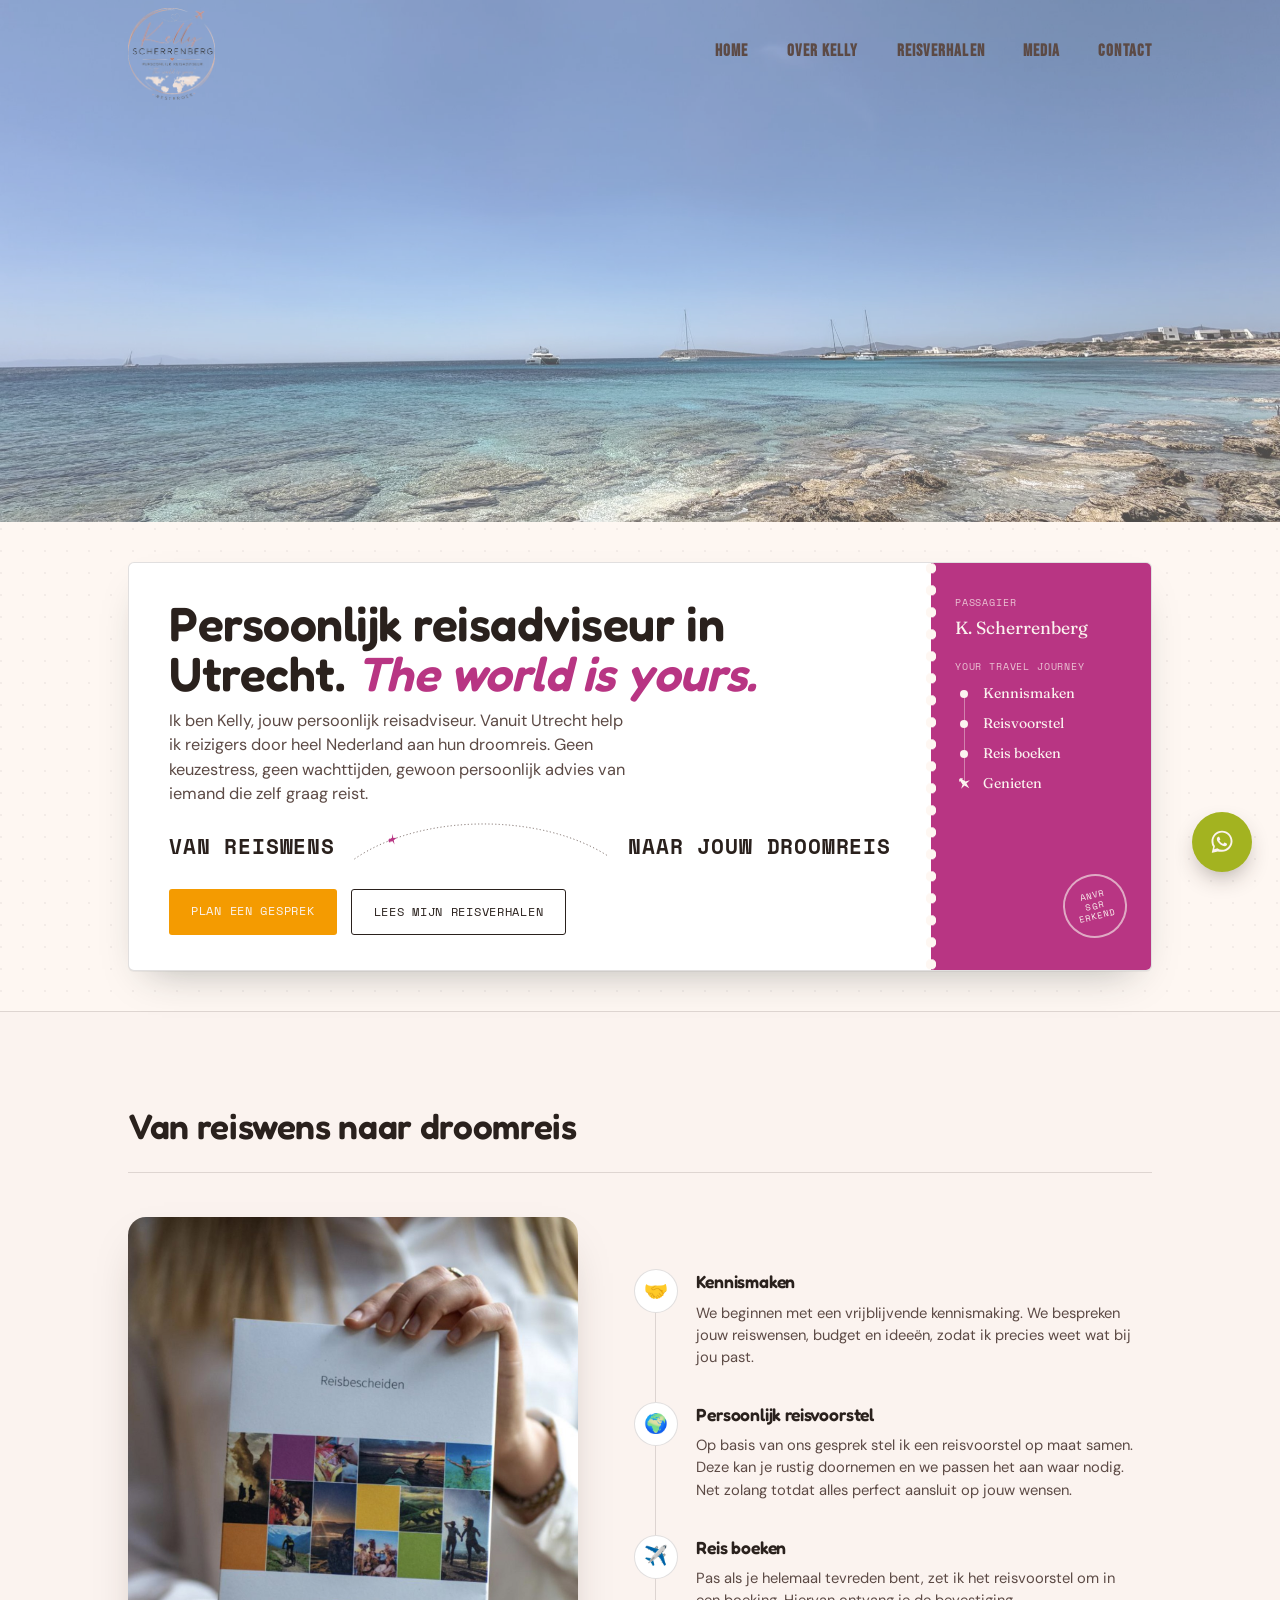
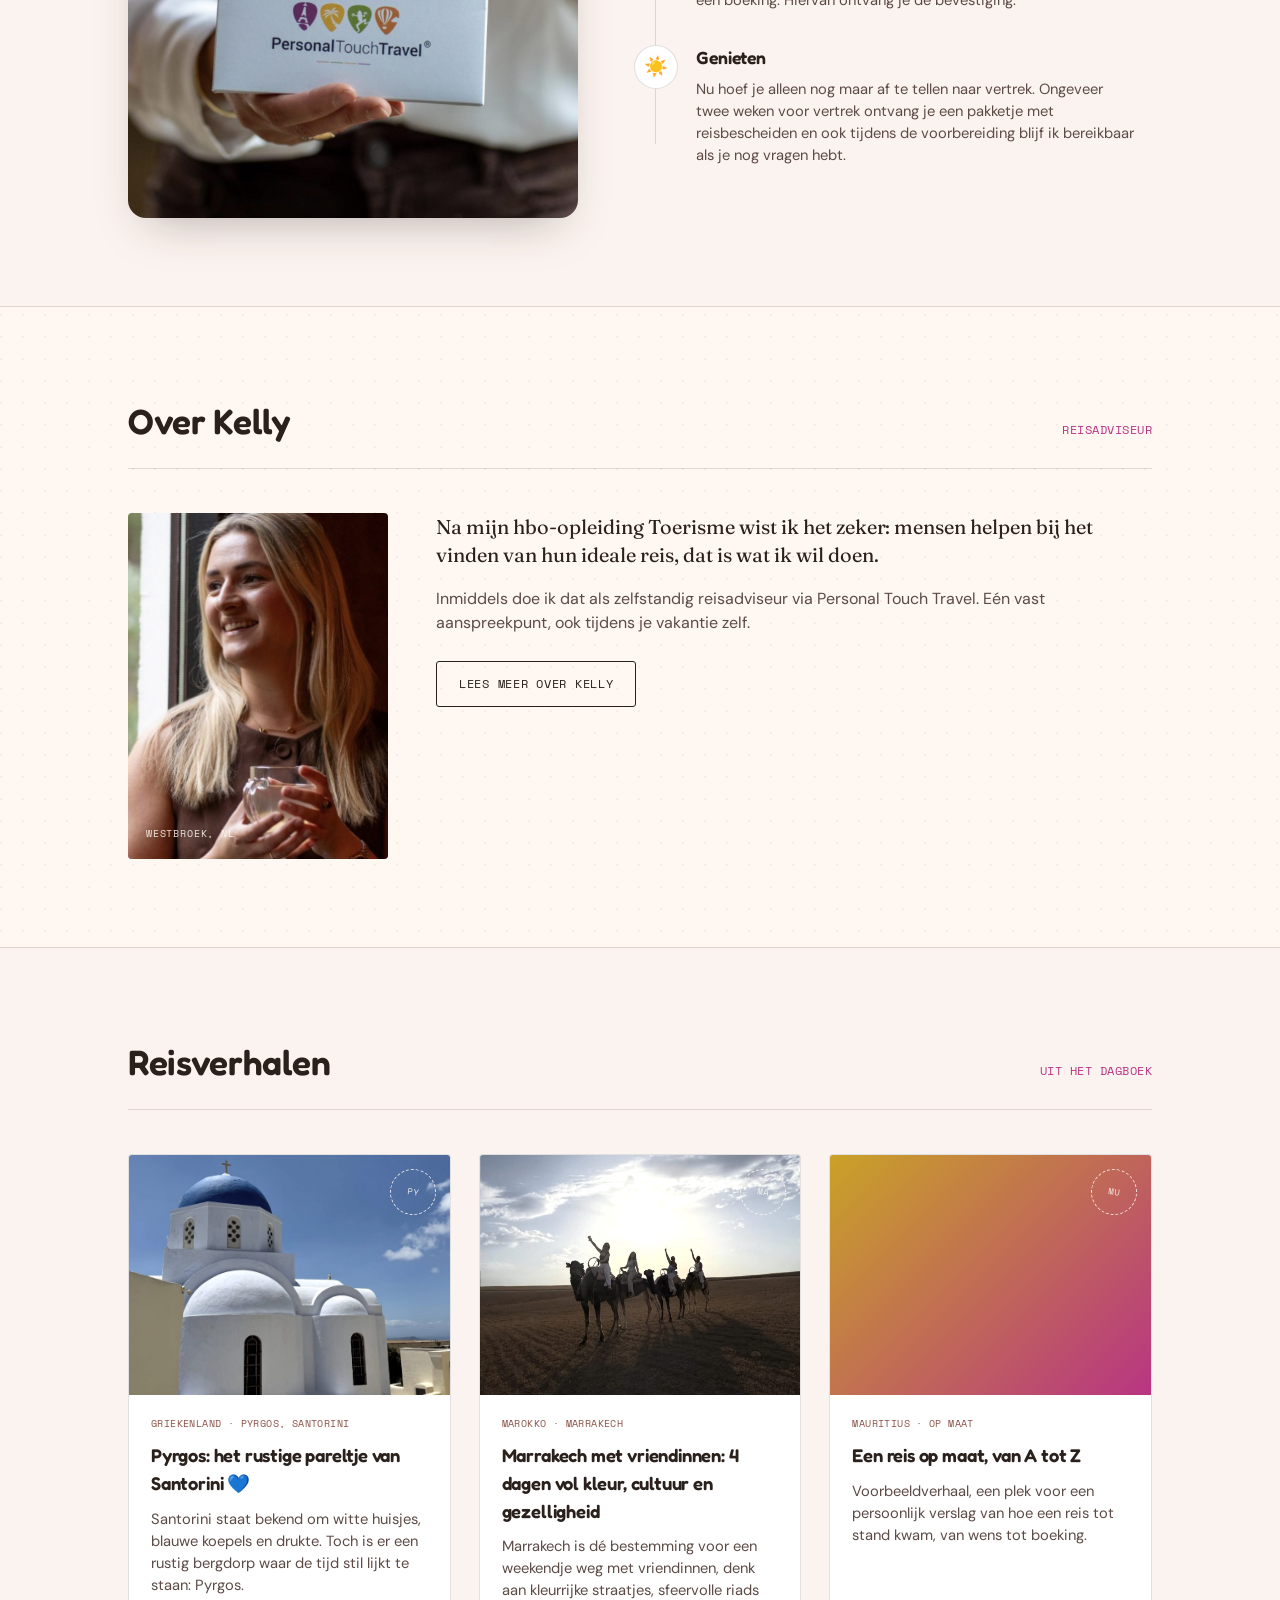
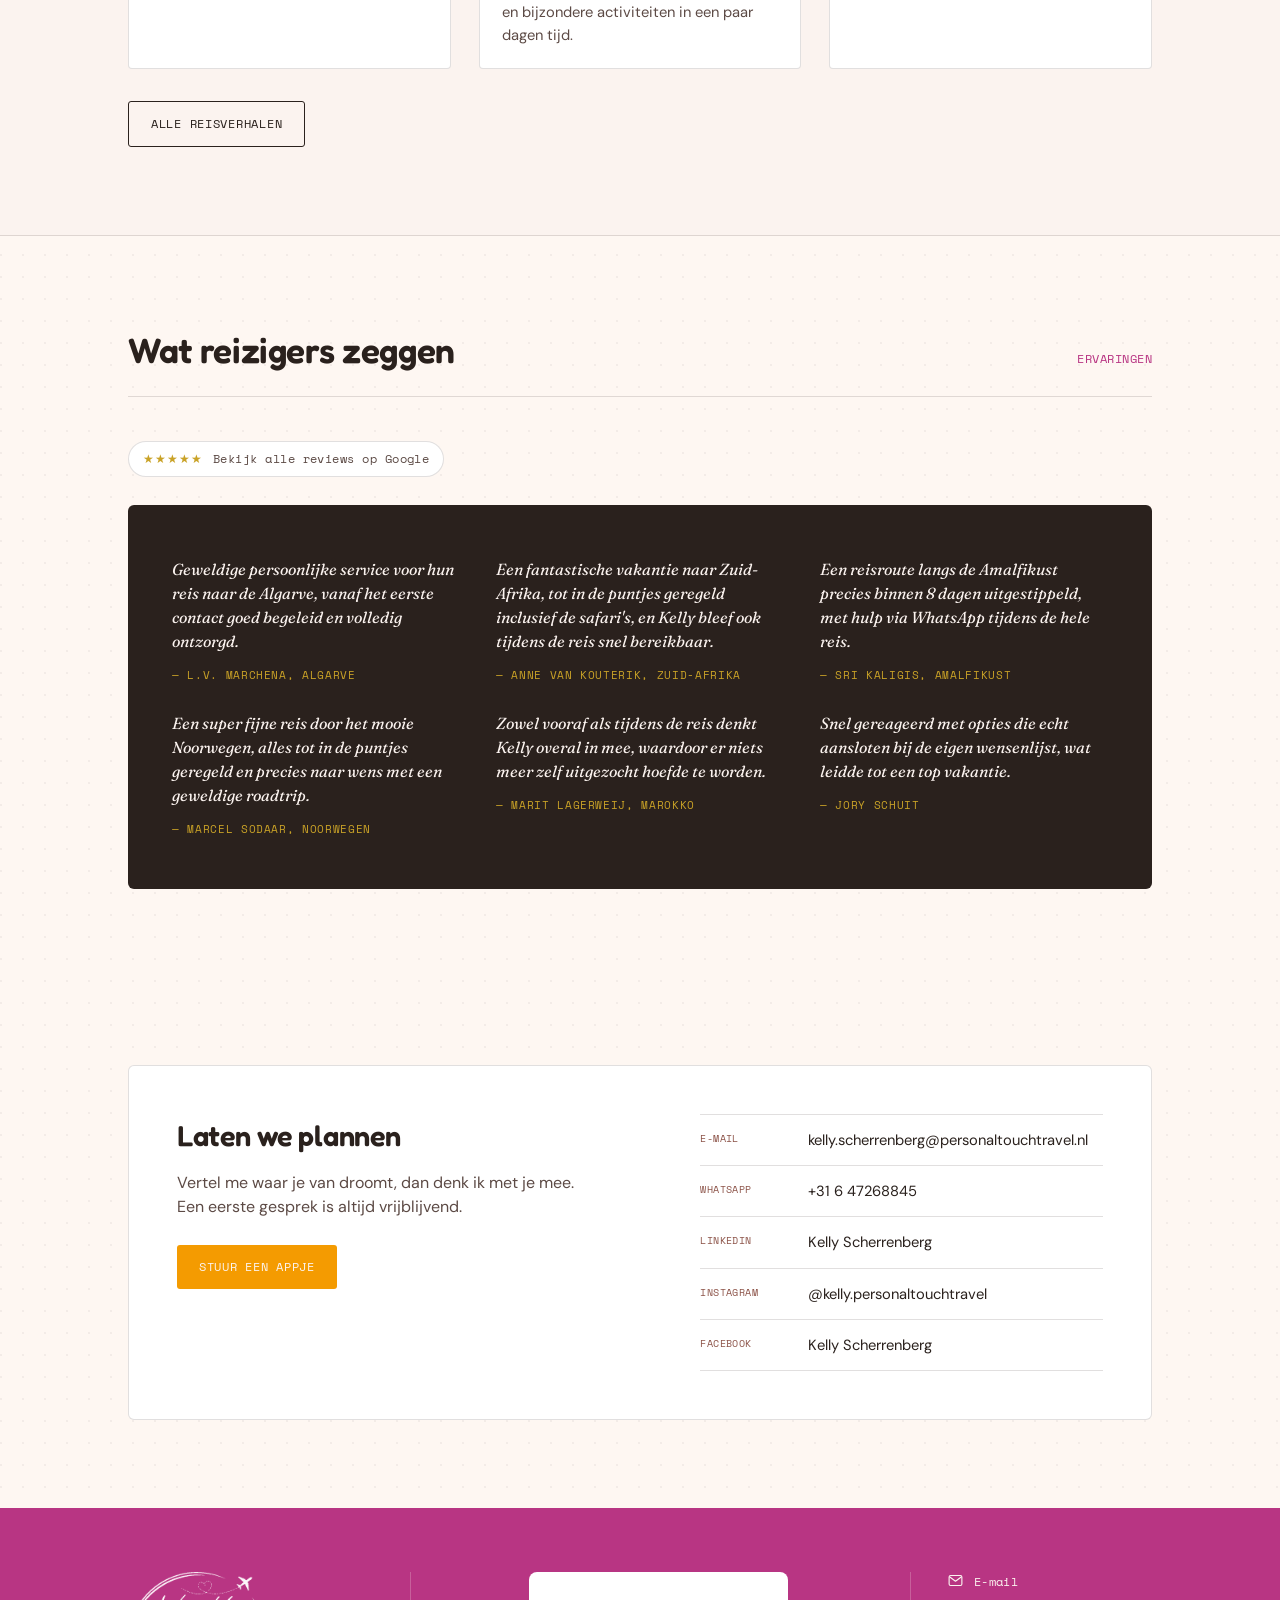
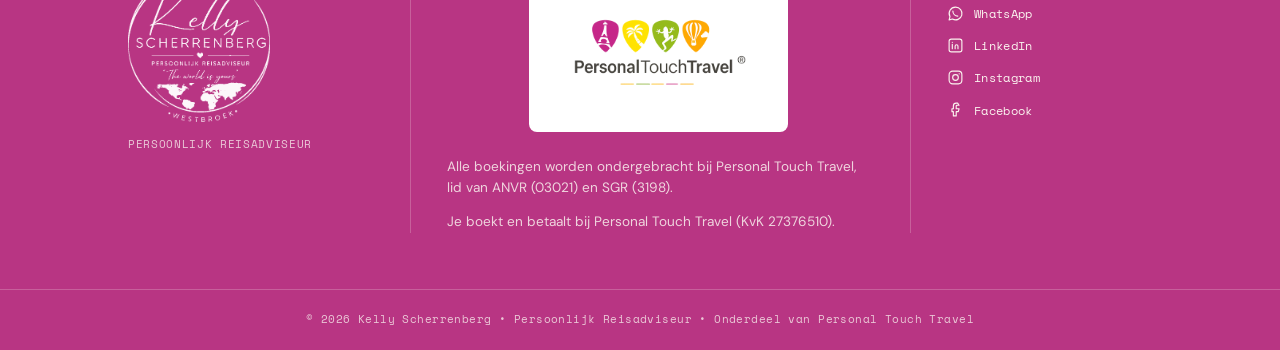
<file: index.html>
<!DOCTYPE html>
<html lang="nl">
<head>
<meta charset="UTF-8">
<meta name="viewport" content="width=device-width, initial-scale=1.0">
<title>Persoonlijk Reisadviseur Utrecht | Kelly Scherrenberg</title>
<meta name="description" content="Op zoek naar een persoonlijk reisadviseur in Utrecht? Kelly stelt maatwerkreizen samen voor reizigers in de regio en door heel Nederland — van eerste reiswens tot droomreis, met één vast aanspreekpunt.">
<link rel="canonical" href="https://nickboshuis10-web.github.io/Website-Kelly/index.html">
<meta property="og:type" content="website">
<meta property="og:site_name" content="Kelly Scherrenberg — Personal Touch Travel">
<meta property="og:title" content="Persoonlijk Reisadviseur Utrecht | Kelly Scherrenberg">
<meta property="og:description" content="Op zoek naar een persoonlijk reisadviseur in Utrecht? Kelly stelt maatwerkreizen samen voor reizigers in de regio en door heel Nederland — van eerste reiswens tot droomreis, met één vast aanspreekpunt.">
<meta property="og:url" content="https://nickboshuis10-web.github.io/Website-Kelly/index.html">
<meta property="og:image" content="https://nickboshuis10-web.github.io/Website-Kelly/images/hero-home.jpg">
<meta property="og:locale" content="nl_NL">
<meta name="twitter:card" content="summary_large_image">
<meta name="twitter:title" content="Persoonlijk Reisadviseur Utrecht | Kelly Scherrenberg">
<meta name="twitter:description" content="Op zoek naar een persoonlijk reisadviseur in Utrecht? Kelly stelt maatwerkreizen samen voor reizigers in de regio en door heel Nederland — van eerste reiswens tot droomreis, met één vast aanspreekpunt.">
<meta name="twitter:image" content="https://nickboshuis10-web.github.io/Website-Kelly/images/hero-home.jpg">
<link rel="preconnect" href="https://fonts.googleapis.com">
<link href="https://fonts.googleapis.com/css2?family=Bebas+Neue&family=Fraunces:opsz,wght@9..144,400;9..144,500;9..144,600;9..144,700&family=Work+Sans:wght@400;500;600&family=Space+Mono:wght@400;700&display=swap" rel="stylesheet">
<link href="https://fonts.googleapis.com/css2?family=Bebas+Neue&family=Fredoka:wght@300..700&family=Fraunces:opsz,wght@9..144,400;9..144,500;9..144,600;9..144,700&family=Space+Mono:wght@400;700&family=Work+Sans:wght@400;500;600;700&display=swap" rel="stylesheet">
<link href="https://fonts.googleapis.com/css2?family=DM+Sans:wght@400;500;700&family=Fredoka:wght@300..700&family=Space+Mono:wght@400;700&display=swap" rel="stylesheet">
<link rel="stylesheet" href="theme.css">
<style>

  *{box-sizing:border-box; margin:0; padding:0;}

  html{scroll-behavior:smooth;}

  body{
    background:var(--paper);
    background-image:
      radial-gradient(circle at 1px 1px, rgba(42,33,29,0.05) 1px, transparent 0);
    background-size: 22px 22px;
    color:var(--ink);
    font-family:'DM Sans', sans-serif;
    line-height:1.5;
    -webkit-font-smoothing:antialiased;
  }

  h1,h2,h3{
    font-family:'Fredoka', sans-serif;
    font-weight:600;
    letter-spacing:-0.01em;
    color:var(--ink);
  }

  .mono{
    font-family:'Space Mono', monospace;
    letter-spacing:0.04em;
    text-transform:uppercase;
  }

  a{color:inherit; text-decoration:none;}

  .wrap{
    max-width:1080px;
    margin:0 auto;
    padding:0 28px;
  }

  /* ---------- NAV ---------- */
  nav{
    position:sticky;
    top:0;
    z-index:50;
    background:rgba(233,226,206,0.92);
    backdrop-filter:blur(6px);
    border-bottom:1px solid var(--line);
    transition:background-color 0.4s ease, backdrop-filter 0.4s ease, border-color 0.4s ease;
  }
  nav.nav-on-hero{
    position:fixed;
    top:0; left:0; right:0;
    background:transparent;
    backdrop-filter:none;
    border-bottom-color:transparent;
  }
  nav.nav-on-hero.scrolled{
    background:rgba(233,226,206,0.92);
    backdrop-filter:blur(6px);
    border-bottom-color:var(--line);
  }
  nav .wrap{
    display:flex;
    align-items:center;
    justify-content:space-between;
    padding-top:8px;
    padding-bottom:8px;
  }
  .brand{
    font-family:'Fraunces', serif;
    font-weight:600;
    font-size:1.15rem;
  }
  .brand span{color:var(--teal);}
  .brand-logo{
    height:92px;
    width:auto;
    display:block;
  }
  .nav-links{
    display:flex;
    align-items:center;
    gap:38px;
    font-size:0.85rem;
  }
  .nav-links a{
    font-family:'Bebas Neue', sans-serif;
    text-transform:uppercase;
    letter-spacing:0.065em;
    font-size:1.06rem;
    font-weight:700;
    color:var(--ink-soft);
    position:relative;
    padding-bottom:4px;
    transition:color 0.2s ease;
  }
  .nav-links a:hover{color:var(--teal);}
  .nav-links a::after{
    content:'';
    position:absolute;
    left:0; bottom:0;
    width:0%;
    height:1px;
    background:var(--teal);
    transition:width 0.25s ease;
  }
  .nav-links a:hover::after{width:100%;}
  .nav-toggle{
    display:none;
    flex-direction:column;
    justify-content:center;
    gap:5px;
    width:32px;
    height:32px;
    background:none;
    border:none;
    padding:0;
    cursor:pointer;
    z-index:60;
  }
  .nav-toggle span{
    display:block;
    width:100%;
    height:2px;
    background:var(--ink);
    border-radius:1px;
    transition:transform 0.25s ease, opacity 0.25s ease;
  }
  .nav-toggle.open span:nth-child(1){transform:translateY(7px) rotate(45deg);}
  .nav-toggle.open span:nth-child(2){opacity:0;}
  .nav-toggle.open span:nth-child(3){transform:translateY(-7px) rotate(-45deg);}
  @media (max-width:900px){
    .brand-logo{height:76px;}
  }
  @media (max-width:640px){
    nav .wrap{padding-top:6px; padding-bottom:6px; position:relative;}
    .brand-logo{height:60px;}
    .nav-toggle{display:flex;}
    .nav-links{
      display:flex;
      position:absolute;
      top:100%;
      left:0;
      right:0;
      flex-direction:column;
      align-items:stretch;
      gap:0;
      background:rgba(233,226,206,0.98);
      backdrop-filter:blur(6px);
      border-bottom:1px solid var(--line);
      max-height:0;
      overflow:hidden;
      transition:max-height 0.3s ease;
    }
    .nav-links.open{max-height:400px;}
    .nav-links a{
      padding:16px 28px;
      border-top:1px solid var(--line);
    }
    .nav-links a::after{display:none;}
  }

  /* ---------- PHOTO HERO ---------- */
  .photo-hero{
    position:relative;
    height:58vh;
    min-height:400px;
    overflow:hidden;
  }
  .photo-hero-image{
    position:absolute;
    top:-15%;
    left:0;
    width:100%;
    height:130%;
    background-image:url('images/hero-home.jpg');
    background-size:cover;
    background-position:center;
    will-change:transform;
  }
  .photo-hero-overlay{
    position:absolute;
    inset:0;
    background:var(--paper);
    opacity:0.3;
  }
  @media (prefers-reduced-motion:reduce){
    .photo-hero-image{transform:none !important;}
  }
  @media (max-width:760px){
    .photo-hero{height:42vh; min-height:280px;}
  }

  /* ---------- HERO / BOARDING PASS ---------- */
  header.hero{
    padding:40px 0;
    position:relative;
    z-index:2;
  }
  header.hero .wrap{
    position:relative;
  }
  .eyebrow{
    font-size:0.72rem;
    color:#B83583;
    display:flex;
    align-items:center;
    gap:10px;
    position:absolute;
    bottom:calc(100% + 14px);
    left:0;
  }
  .eyebrow::before{
    content:'';
    width:26px;
    height:1px;
    background:#B83583;
    display:inline-block;
  }

  .boarding-pass{
    background:var(--card);
    border-radius:6px;
    box-shadow: 0 1px 0 rgba(29,43,40,0.05), 0 18px 40px -20px rgba(29,43,40,0.35);
    display:grid;
    grid-template-columns: 1fr 220px;
    overflow:hidden;
    position:relative;
    border:1px solid var(--line);
  }
  .bp-main{
    padding:35px 40px;
    position:relative;
  }
  .bp-main h1{
    font-size: clamp(1.9rem, 4vw, 3rem);
    line-height: 1.05;
    margin-bottom: 10px;
}
  .bp-main h1 em{
    font-style:italic;
    color:var(--teal);
  }
  .bp-main p.lede{
    max-width:460px;
    color:var(--ink-soft);
    font-size:1.02rem;
    margin-bottom:12px;
  }
  .route-row{
    display:flex;
    align-items:center;
    gap:18px;
    margin-bottom:14px;
  }
  .route-city{
    font-family:'Space Mono', monospace;
    font-weight:700;
    font-size:1.3rem;
  }
  .route-map{
    flex:1;
    position:relative;
    height:56px;
    min-width:120px;
  }
  .route-map svg{
    display:block;
    width:100%;
    height:100%;
    overflow:visible;
  }
  .route-path{
    fill:none;
    stroke:var(--ink-soft);
    stroke-width:1.4;
    stroke-linecap:round;
    stroke-dasharray:1 7;
    animation:route-dash-flow 2.8s linear infinite;
  }
  .route-plane{
    fill:var(--teal);
  }
  @keyframes route-dash-flow{
    to{ stroke-dashoffset:-16; }
  }
  @media (prefers-reduced-motion: reduce){
    .route-path{ animation:none; }
  }
  .cta-row{display:flex; gap:14px; flex-wrap:wrap;}
  .btn{
    font-family:'Space Mono', monospace;
    font-size:0.75rem;
    text-transform:uppercase;
    letter-spacing:0.06em;
    padding:13px 22px;
    border-radius:3px;
    display:inline-block;
    transition:transform 0.2s ease, box-shadow 0.2s ease;
  }
  .btn-primary{
    background:#F49B01;
    color:var(--paper-light);
  }
  .btn-primary:hover{
    transform:translateY(-2px);
    box-shadow:0 10px 20px -10px var(--teal-deep);
  }
  .btn-ghost{
    border:1px solid var(--ink);
    color:var(--ink);
  }
  .btn-ghost:hover{background:var(--ink); color:var(--paper-light);}

  .bp-stub{
    background:var(--teal);
    color:var(--paper-light);
    padding:32px 24px;
    position:relative;
    display:flex;
    flex-direction:column;
    justify-content:space-between;
  }
  .bp-stub::before{
    content:'';
    position:absolute;
    left:-8px; top:0; bottom:0;
    width:16px;
    background-image: radial-gradient(circle, var(--paper) 5px, transparent 5.5px);
    background-size: 16px 22px;
    background-repeat: repeat-y;
    background-position: center;
  }
  .stub-label{
    font-family:'Space Mono', monospace;
    font-size:0.65rem;
    text-transform:uppercase;
    letter-spacing:0.08em;
    opacity:0.75;
    margin-bottom:4px;
  }
  .stub-value{
    font-family:'Fraunces', serif;
    font-size:1.1rem;
    margin-bottom:18px;
  }
  .stamp-badge{
    align-self:flex-end;
    width:64px;
    height:64px;
    border:2px solid rgba(251,248,241,0.6);
    border-radius:50%;
    display:flex;
    align-items:center;
    justify-content:center;
    text-align:center;
    font-family:'Space Mono', monospace;
    font-size:0.55rem;
    text-transform:uppercase;
    letter-spacing:0.04em;
    transform:rotate(-14deg);
    line-height:1.2;
  }
  .journey-list{
    list-style:none;
    margin:0;
    padding:0;
  }
  .journey-step{
    display:flex;
    align-items:center;
    gap:10px;
    min-height:30px;
    position:relative;
  }
  .journey-step:not(:last-child)::after{
    content:'';
    position:absolute;
    left:8.5px;
    top:50%;
    width:1px;
    height:30px;
    background:rgba(251,248,241,0.4);
  }
  .journey-marker-slot{
    width:18px;
    flex-shrink:0;
    display:flex;
    align-items:center;
    justify-content:center;
  }
  .journey-dot{
    width:8px;
    height:8px;
    border-radius:50%;
    background:var(--paper-light);
  }
  .journey-plane{
    width:15px;
    height:15px;
    transform:rotate(45deg);
    color:var(--paper-light);
  }
  .journey-label{
    font-family:'Fraunces', serif;
    font-size:0.88rem;
  }

  @media (max-width:760px){
    .boarding-pass{grid-template-columns:1fr;}
    .bp-stub{
      flex-direction:row;
      align-items:center;
      gap:20px;
    }
    .bp-stub::before{
      left:0; right:0; top:-8px; bottom:auto; height:16px; width:auto;
      background-size:22px 16px;
      background-position:center;
    }
    .stamp-badge{align-self:center; flex-shrink:0;}
    .bp-main{padding:20px 26px;}
    .route-row{
      flex-direction:column;
      align-items:flex-start;
      gap:12px;
    }
    .route-city{font-size:1.05rem;}
    .route-map{
      width:100%;
      min-width:0;
      height:44px;
    }
  }

  /* ---------- SECTION SHARED ---------- */
  section{padding:88px 0;}
  .section-head{
    display:flex;
    align-items:baseline;
    justify-content:space-between;
    margin-bottom:44px;
    flex-wrap:wrap;
    gap:12px;
    border-bottom:1px solid var(--line);
    padding-bottom:20px;
  }
  .section-head h2{font-size:clamp(1.6rem, 3vw, 2.2rem);}
  .section-num{
    font-family:'Space Mono', monospace;
    font-size:0.75rem;
    color:var(--teal);
  }

  /* ---------- PROCESS / WERKWIJZE ---------- */
  .process-grid{
    display:grid;
    grid-template-columns:1fr 1.15fr;
    gap:56px;
    align-items:center;
  }
  .process-image{
    width:100%;
    aspect-ratio:3/4;
    border-radius:18px;
    background:linear-gradient(135deg, var(--gold) 0%, var(--teal) 100%);
    background-size:cover;
    background-position:center;
    box-shadow:0 20px 45px -20px rgba(42,33,29,0.35);
  }
  .process-steps-list{
    list-style:none;
    position:relative;
  }
  .process-steps-list::before{
    content:'';
    position:absolute;
    left:21px;
    top:22px;
    bottom:22px;
    width:1px;
    background:var(--line);
  }
  .process-step{
    display:flex;
    align-items:flex-start;
    gap:18px;
    position:relative;
    z-index:1;
    padding-bottom:34px;
  }
  .process-step:last-child{padding-bottom:0;}
  .process-icon{
    width:44px;
    height:44px;
    border-radius:50%;
    background:var(--card);
    border:1px solid var(--line);
    display:flex;
    align-items:center;
    justify-content:center;
    font-size:1.2rem;
    flex-shrink:0;
  }
  .process-step h3{
    font-size:1.1rem;
    margin-bottom:6px;
  }
  .process-step p{
    color:var(--ink-soft);
    font-size:0.92rem;
    max-width:440px;
  }
  @media (max-width:820px){
    .process-grid{grid-template-columns:1fr; gap:36px;}
    .process-image{aspect-ratio:16/10;}
  }

  /* ---------- ABOUT ---------- */
  .about-grid{
    display:grid;
    grid-template-columns: 260px 1fr;
    gap:48px;
    align-items:start;
  }
  .about-photo{
    aspect-ratio: 3/4;
    border-radius:4px;
    position:relative;
    overflow:hidden;
    display:flex;
    align-items:flex-end;
    padding:18px;
  }
  .about-photo img{
    position:absolute;
    inset:0;
    width:100%;
    height:100%;
    object-fit:cover;
  }
  .about-photo::before{
    content:'';
    position:absolute;
    inset:0;
    background:linear-gradient(0deg, rgba(42,33,29,0.55) 0%, rgba(42,33,29,0) 45%);
  }
  .about-photo::after{
    content:'WESTBROEK, NL';
    font-family:'Space Mono', monospace;
    font-size:0.65rem;
    color:rgba(251,248,241,0.9);
    letter-spacing:0.08em;
    position:relative;
    z-index:1;
  }
  .about-copy p{margin-bottom:18px; color:var(--ink-soft);}
  .about-copy p:first-of-type{
    font-family:'Fraunces', serif;
    font-size:1.25rem;
    color:var(--ink);
    line-height:1.4;
  }
  .facts{
    display:grid;
    grid-template-columns:repeat(3,1fr);
    gap:18px;
    margin-top:28px;
  }
  .fact{
    border:1px solid var(--line);
    border-radius:4px;
    padding:16px;
    background:var(--card);
  }
  .fact .mono{font-size:0.62rem; color:var(--teal-deep); margin-bottom:6px; display:block;}
  .fact strong{font-family:'Fraunces', serif; font-size:1rem;}

  @media (max-width:700px){
    .about-grid{grid-template-columns:1fr;}
    .about-photo{aspect-ratio:16/9;}
    .facts{grid-template-columns:1fr 1fr;}
  }

  /* ---------- POSTCARDS / STORIES ---------- */
  .postcard-grid{
    display:grid;
    grid-template-columns:repeat(3, 1fr);
    gap:28px;
  }
  .postcard{
    display:block;
    background:var(--card);
    border:1px solid var(--line);
    border-radius:4px;
    overflow:hidden;
    position:relative;
    transition:transform 0.3s ease, box-shadow 0.3s ease;
  }
  .postcard:hover{
    transform:translateY(-6px) rotate(-0.6deg);
    box-shadow:0 22px 40px -22px rgba(29,43,40,0.4);
  }
  .postcard-photo{
    aspect-ratio:4/3;
    background:linear-gradient(135deg, var(--gold) 0%, var(--teal) 100%);
    position:relative;
  }
  .postcard-stamp{
    position:absolute;
    top:14px; right:14px;
    width:46px; height:46px;
    border:1.5px dashed rgba(251,248,241,0.85);
    border-radius:50%;
    display:flex;
    align-items:center;
    justify-content:center;
    font-family:'Space Mono', monospace;
    font-size:0.55rem;
    color:rgba(251,248,241,0.9);
    transform:rotate(8deg);
    text-align:center;
  }
  .postcard-body{padding:22px;}
  .postcard-body .mono{font-size:0.62rem; color:var(--teal-deep); margin-bottom:10px; display:block;}
  .postcard-body h3{font-size:1.15rem; margin-bottom:10px;}
  .postcard-body p{color:var(--ink-soft); font-size:0.92rem;}

  @media (max-width:860px){
    .postcard-grid{grid-template-columns:1fr 1fr;}
  }
  @media (max-width:600px){
    .postcard-grid{grid-template-columns:1fr;}
  }

  /* ---------- QUOTES ---------- */
  .quote-strip{
    background:var(--ink);
    color:var(--paper-light);
    border-radius:6px;
    padding:52px 44px;
    display:grid;
    grid-template-columns:repeat(auto-fit, minmax(280px, 1fr));
    gap:28px 36px;
  }
  .quote-strip blockquote{
    font-family:'Fraunces', serif;
    font-size:1rem;
    line-height:1.5;
    font-style:italic;
  }
  .quote-strip cite{
    display:block;
    margin-top:14px;
    font-family:'Space Mono', monospace;
    font-style:normal;
    font-size:0.68rem;
    letter-spacing:0.06em;
    text-transform:uppercase;
    color:var(--gold);
  }
  .google-badge{
    display:inline-flex;
    align-items:center;
    gap:10px;
    font-family:'Space Mono', monospace;
    font-size:0.72rem;
    letter-spacing:0.04em;
    color:var(--ink-soft);
    border:1px solid var(--line);
    background:var(--card);
    padding:8px 14px;
    border-radius:30px;
  }
  .google-badge .stars{color:var(--gold); letter-spacing:1px;}
  .google-badge:hover{color:var(--teal-deep); border-color:var(--teal);}
  @media (max-width:860px){
    .quote-strip{grid-template-columns:1fr 1fr;}
  }
  @media (max-width:700px){
    .quote-strip{grid-template-columns:1fr; padding:36px 26px;}
  }

  /* ---------- CONTACT ---------- */
  .contact-panel{
    background:var(--card);
    border:1px solid var(--line);
    border-radius:6px;
    padding:48px;
    display:grid;
    grid-template-columns:1.2fr 1fr;
    gap:40px;
  }
  .contact-panel h2{font-size:1.8rem; margin-bottom:14px;}
  .contact-panel p{color:var(--ink-soft); margin-bottom:26px; max-width:420px;}
  .contact-list{list-style:none;}
  .contact-list li{
    padding:14px 0;
    border-top:1px solid var(--line);
    display:grid;
    grid-template-columns:100px 1fr;
    align-items:start;
    gap:8px;
    font-size:0.92rem;
  }
  .contact-list li:last-child{border-bottom:1px solid var(--line);}
  .contact-list .mono{font-size:0.65rem; color:var(--teal-deep); padding-top:2px;}
  .contact-list a{word-break:break-word;}
  .contact-list a:hover{color:var(--teal);}

  @media (max-width:700px){
    .contact-panel{grid-template-columns:1fr; padding:32px 26px;}
  }

  /* ---------- FOOTER ---------- */
  .site-footer{
    background:var(--teal);
    color:var(--paper-light);
    padding:64px 0 0;
  }
  .footer-grid{
    display:grid;
    grid-template-columns:1fr 1.9fr 1fr;
    gap:40px;
    padding-bottom:56px;
  }
  .footer-col{
    padding-left:36px;
    border-left:1px solid rgba(251,248,241,0.22);
  }
  .footer-col:first-child{
    padding-left:0;
    border-left:none;
  }
  .footer-brand{
    display:flex;
    flex-direction:column;
    align-items:flex-start;
    gap:14px;
  }
  .footer-ptt{
    background:#FFFFFF;
    border-radius:8px;
    padding:30px 36px;
    display:inline-block;
    line-height:0;
    margin-bottom:24px;
    align-self:center;
  }
  .footer-ptt img{
    height:100px;
    width:auto;
    display:block;
  }
  .footer-logo{
    height:150px;
    width:auto;
    filter:brightness(0) invert(1);
    opacity:0.96;
  }
  .footer-tagline{
    font-family:'Space Mono', monospace;
    font-size:0.7rem;
    text-transform:uppercase;
    letter-spacing:0.06em;
    color:rgba(251,248,241,0.75);
  }
  .footer-legal{
    display:flex;
    flex-direction:column;
    justify-content:center;
  }
  .footer-legal p{
    font-size:0.85rem;
    line-height:1.6;
    color:rgba(251,248,241,0.82);
    margin-bottom:12px;
  }
  .footer-legal p:last-child{margin-bottom:0;}
  .footer-contact{
    display:flex;
    flex-direction:column;
    gap:14px;
  }
  .footer-contact-link{
    display:flex;
    align-items:center;
    gap:10px;
    font-family:'Space Mono', monospace;
    font-size:0.76rem;
    letter-spacing:0.03em;
    color:var(--paper-light);
    cursor:pointer;
    transition:color 0.2s ease, transform 0.2s ease;
    width:fit-content;
  }
  .footer-contact-link svg{
    width:17px;
    height:17px;
    flex-shrink:0;
    transition:transform 0.2s ease;
  }
  .footer-contact-link:hover{
    color:var(--gold);
    transform:translateX(3px);
  }
  .footer-contact-link:hover svg{transform:scale(1.12);}
  .footer-bottom{
    border-top:1px solid rgba(251,248,241,0.22);
    padding:22px 0;
    text-align:center;
  }
  .footer-bottom p{
    font-family:'Space Mono', monospace;
    font-size:0.66rem;
    letter-spacing:0.04em;
    color:rgba(251,248,241,0.75);
  }
  @media (max-width:900px){
    .footer-grid{grid-template-columns:1fr 1fr; row-gap:44px;}
    .footer-col:nth-child(3){border-left:none; padding-left:0;}
  }
  @media (max-width:600px){
    .footer-grid{grid-template-columns:1fr; row-gap:36px; padding-bottom:40px;}
    .footer-col{border-left:none; padding-left:0; border-top:1px solid rgba(251,248,241,0.22); padding-top:32px;}
    .footer-col:first-child{border-top:none; padding-top:0;}
  }

  /* ---------- REVEAL ---------- */
  .reveal{
    opacity:0;
    transform:translateY(18px);
    transition:opacity 0.7s ease, transform 0.7s ease;
  }
  .reveal.in{opacity:1; transform:translateY(0);}

  @media (prefers-reduced-motion: reduce){
    .reveal{opacity:1; transform:none; transition:none;}
    .postcard:hover{transform:none;}
  }

  a:focus-visible, .btn:focus-visible{
    outline:2px solid var(--teal-deep);
    outline-offset:3px;
  }
</style>
<style>
  /* ---------- WHATSAPP FLOAT ---------- */
  .wa-float{
    position:fixed;
    right:28px;
    bottom:28px;
    z-index:180;
  }
  .wa-button{
    width:60px;
    height:60px;
    border-radius:50%;
    background:var(--whatsapp);
    color:var(--paper-light);
    display:flex;
    align-items:center;
    justify-content:center;
    box-shadow:0 10px 24px -8px rgba(42,33,29,0.45);
    transition:transform 0.2s ease, background-color 0.2s ease, box-shadow 0.2s ease;
    cursor:pointer;
  }
  .wa-icon{width:28px; height:28px; display:block;}
  .wa-button:hover{
    transform:scale(1.05);
    background:var(--teal-deep);
    box-shadow:0 14px 30px -8px rgba(42,33,29,0.55);
  }
  .wa-button:focus-visible{
    outline:2px solid var(--teal-deep);
    outline-offset:3px;
  }
  .wa-tooltip{
    position:absolute;
    right:72px;
    bottom:12px;
    background:var(--card);
    color:var(--ink);
    padding:12px 18px;
    border-radius:10px;
    box-shadow:0 12px 28px -10px rgba(42,33,29,0.35);
    font-family:'Work Sans', sans-serif;
    font-size:0.85rem;
    line-height:1.45;
    white-space:nowrap;
    opacity:0;
    transform:translateX(8px);
    pointer-events:none;
    transition:opacity 0.35s ease, transform 0.35s ease;
  }
  .wa-tooltip strong{display:block; font-weight:600;}
  .wa-tooltip::after{
    content:'';
    position:absolute;
    right:-6px;
    bottom:18px;
    width:12px;
    height:12px;
    background:var(--card);
    transform:rotate(45deg);
  }
  .wa-tooltip.show{
    opacity:1;
    transform:translateX(0);
    pointer-events:auto;
  }
  @media (hover:hover) and (min-width:641px){
    .wa-float:hover .wa-tooltip{
      opacity:1;
      transform:translateX(0);
      pointer-events:auto;
    }
  }
  @media (max-width:640px){
    .wa-float{right:20px; bottom:20px;}
    .wa-tooltip{display:none !important;}
  }
</style>
<script type="application/ld+json">
{
  "@context": "https://schema.org",
  "@type": "TravelAgency",
  "name": "Kelly Scherrenberg — Personal Touch Travel",
  "image": "https://nickboshuis10-web.github.io/Website-Kelly/images/logo.png",
  "url": "https://nickboshuis10-web.github.io/Website-Kelly/",
  "email": "kelly.scherrenberg@personaltouchtravel.nl",
  "telephone": "+31647268845",
  "areaServed": [
    {
      "@type": "City",
      "name": "Utrecht"
    },
    {
      "@type": "Country",
      "name": "Netherlands"
    }
  ],
  "address": {
    "@type": "PostalAddress",
    "addressLocality": "Utrecht",
    "addressCountry": "NL"
  },
  "founder": {
    "@type": "Person",
    "name": "Kelly Scherrenberg",
    "jobTitle": "Persoonlijk Reisadviseur"
  },
  "identifier": {
    "@type": "PropertyValue",
    "name": "KvK",
    "value": "27376510"
  },
  "memberOf": [
    {
      "@type": "Organization",
      "name": "ANVR",
      "identifier": "03021"
    },
    {
      "@type": "Organization",
      "name": "SGR",
      "identifier": "3198"
    },
    {
      "@type": "Organization",
      "name": "Personal Touch Travel"
    }
  ],
  "knowsAbout": [
    "Persoonlijk reisadvies",
    "Maatwerkreizen",
    "Stedentrips",
    "Wintersportvakanties",
    "Verre reizen",
    "Familiereizen"
  ],
  "sameAs": [
    "https://www.linkedin.com/in/kelly-scherrenberg/",
    "https://www.instagram.com/kelly.personaltouchtravel",
    "https://www.facebook.com/kellyscherrenbergpersonaltouchtravel"
  ]
}
</script>
</head>
<body>

<nav class="nav-on-hero" id="siteNav">
  <div class="wrap">
    <a href="index.html"><img class="brand-logo" src="images/logo.png" alt="Kelly Scherrenberg — Persoonlijk Reisadviseur"></a>
    <div class="nav-links">
      <a href="index.html">Home</a>
      <a href="over-kelly.html">Over Kelly</a>
      <a href="reisverhalen.html">Reisverhalen</a>
      <a href="media.html">Media</a>
      <a href="contact.html">Contact</a>
    </div>
    <button class="nav-toggle" id="navToggle" aria-label="Menu openen" aria-expanded="false">
      <span></span><span></span><span></span>
    </button>
  </div>
</nav>
<script>
  (function(){
    var toggle = document.getElementById('navToggle');
    var links = document.querySelector('.nav-links');
    if (!toggle || !links) return;
    toggle.addEventListener('click', function(){
      var isOpen = links.classList.toggle('open');
      toggle.classList.toggle('open', isOpen);
      toggle.setAttribute('aria-expanded', isOpen ? 'true' : 'false');
    });
    links.querySelectorAll('a').forEach(function(a){
      a.addEventListener('click', function(){
        links.classList.remove('open');
        toggle.classList.remove('open');
        toggle.setAttribute('aria-expanded', 'false');
      });
    });
  })();
</script>

<section class="photo-hero">
  <div class="photo-hero-image" id="heroParallaxImg"></div>
  <div class="photo-hero-overlay"></div>
</section>

<header class="hero">
  <div class="wrap">
    <div class="boarding-pass reveal">
      <div class="bp-main">
        <h1>Persoonlijk reisadviseur in Utrecht. <em>The world is yours.</em></h1>
        <p class="lede">Ik ben Kelly, jouw persoonlijk reisadviseur. Vanuit Utrecht help ik reizigers door heel Nederland aan hun droomreis. Geen keuzestress, geen wachttijden, gewoon persoonlijk advies van iemand die zelf graag reist.</p>

        <div class="route-row">
          <span class="route-city mono">Van reiswens</span>
          <span class="route-map">
            <svg viewBox="0 0 600 90" preserveAspectRatio="none" aria-hidden="true" focusable="false">
              <path id="flight-route" class="route-path" d="M4,64 C160,-10 440,-10 596,60"/>
              <g class="route-plane">
                <path d="M11,0 L3,-2 L3,-9 L0,-3 L-6,-2 L-6,-4 L-9,-1 L-9,1 L-6,4 L-6,2 L0,3 L3,9 L3,2 Z"/>
                <animateMotion dur="13s" repeatCount="indefinite" rotate="auto">
                  <mpath href="#flight-route"/>
                </animateMotion>
              </g>
            </svg>
          </span>
          <span class="route-city mono">Naar jouw droomreis</span>
        </div>

        <div class="cta-row">
          <a href="contact.html#contact" class="btn btn-primary">Plan een gesprek</a>
          <a href="reisverhalen.html" class="btn btn-ghost">Lees mijn reisverhalen</a>
        </div>
      </div>
      <div class="bp-stub">
        <div>
          <div class="stub-label">Passagier</div>
          <div class="stub-value">K. Scherrenberg</div>
          <div class="stub-label">Your travel journey</div>
          <ul class="journey-list">
            <li class="journey-step">
              <span class="journey-marker-slot"><span class="journey-dot"></span></span>
              <span class="journey-label">Kennismaken</span>
            </li>
            <li class="journey-step">
              <span class="journey-marker-slot"><span class="journey-dot"></span></span>
              <span class="journey-label">Reisvoorstel</span>
            </li>
            <li class="journey-step">
              <span class="journey-marker-slot"><span class="journey-dot"></span></span>
              <span class="journey-label">Reis boeken
              </span>
            </li>
            <li class="journey-step">
              <span class="journey-marker-slot">
                <svg class="journey-plane" viewBox="-10 -10 22 20" fill="currentColor"><path d="M11,0 L3,-2 L3,-9 L0,-3 L-6,-2 L-6,-4 L-9,-1 L-9,1 L-6,4 L-6,2 L0,3 L3,9 L3,2 Z"/></svg>
              </span>
              <span class="journey-label">Genieten</span>
            </li>
          </ul>
        </div>
        <div class="stamp-badge">ANVR<br>SGR<br>Erkend</div>
      </div>
    </div>
  </div>
</header>

<section style="background:var(--paper-light); border-top:1px solid var(--line); border-bottom:1px solid var(--line);">
  <div class="wrap">
    <div class="section-head">
      <h2>Van reiswens naar droomreis</h2>
    </div>
    <div class="process-grid reveal">
      <div class="process-image" style="background-image:url('images/proces-reisbescheiden.jpg');"></div>
      <div>
        <ul class="process-steps-list">
          <li class="process-step">
            <span class="process-icon">🤝</span>
            <div>
              <h3>Kennismaken</h3>
              <p>We beginnen met een vrijblijvende kennismaking. We bespreken jouw reiswensen, budget en ideeën, zodat ik precies weet wat bij jou past.</p>
            </div>
          </li>
          <li class="process-step">
            <span class="process-icon">🌍</span>
            <div>
              <h3>Persoonlijk reisvoorstel</h3>
              <p>Op basis van ons gesprek stel ik een reisvoorstel op maat samen. Deze kan je rustig doornemen en we passen het aan waar nodig. Net zolang totdat alles perfect aansluit op jouw wensen.</p>
            </div>
          </li>
          <li class="process-step">
            <span class="process-icon">✈️</span>
            <div>
              <h3>Reis boeken</h3>
              <p>Pas als je helemaal tevreden bent, zet ik het reisvoorstel om in een boeking. Hiervan ontvang je de bevestiging.</p>
            </div>
          </li>
          <li class="process-step">
            <span class="process-icon">☀️</span>
            <div>
              <h3>Genieten</h3>
              <p>Nu hoef je alleen nog maar af te tellen naar vertrek. Ongeveer twee weken voor vertrek ontvang je een pakketje met reisbescheiden en ook tijdens de voorbereiding blijf ik bereikbaar als je nog vragen hebt.</p>
            </div>
          </li>
        </ul>
      </div>
    </div>
  </div>
</section>

<section>
  <div class="wrap">
    <div class="section-head">
      <h2>Over Kelly</h2>
      <span class="section-num mono">Reisadviseur</span>
    </div>
    <div class="about-grid">
      <div class="about-photo reveal"><img src="images/kelly-portret.jpg" alt="Kelly Scherrenberg, persoonlijk reisadviseur" loading="lazy"></div>
      <div class="about-copy reveal">
        <p>Na mijn hbo-opleiding Toerisme wist ik het zeker: mensen helpen bij het vinden van hun ideale reis, dat is wat ik wil doen.</p>
        <p>Inmiddels doe ik dat als zelfstandig reisadviseur via Personal Touch Travel. Eén vast aanspreekpunt, ook tijdens je vakantie zelf.</p>
        <a href="over-kelly.html" class="btn btn-ghost" style="margin-top:8px;">Lees meer over Kelly</a>
      </div>
    </div>
  </div>
</section>

<section style="background:var(--paper-light); border-top:1px solid var(--line); border-bottom:1px solid var(--line);">
  <div class="wrap">
    <div class="section-head">
      <h2>Reisverhalen</h2>
      <span class="section-num mono">Uit het dagboek</span>
    </div>
    <div class="postcard-grid" id="postcard-grid-preview"></div>
    <a href="reisverhalen.html" class="btn btn-ghost" style="margin-top:32px; display:inline-block;">Alle reisverhalen</a>
  </div>
</section>

<section>
  <div class="wrap">
    <div class="section-head">
      <h2>Wat reizigers zeggen</h2>
      <span class="section-num mono">Ervaringen</span>
    </div>
    <a href="https://www.google.com/search?q=Kelly+Scherrenberg+Personal+Touch+Travel+Reviews" target="_blank" rel="noopener" class="google-badge" style="margin-bottom:28px;">
      <span class="stars">★★★★★</span> Bekijk alle reviews op Google
    </a>
    <div class="quote-strip reveal" id="quote-strip"></div>
  </div>
</section>

<section>
  <div class="wrap">
    <div class="contact-panel reveal">
      <div>
        <h2>Laten we plannen</h2>
        <p>Vertel me waar je van droomt, dan denk ik met je mee. Een eerste gesprek is altijd vrijblijvend.</p>
        <a href="https://wa.me/31647268845" target="_blank" rel="noopener" class="btn btn-primary">Stuur een appje</a>
      </div>
      <ul class="contact-list">
        <li><span class="mono">E-mail</span><a href="mailto:kelly.scherrenberg@personaltouchtravel.nl">kelly.scherrenberg@personaltouchtravel.nl</a></li>
        <li><span class="mono">WhatsApp</span><a href="https://wa.me/31647268845" target="_blank" rel="noopener">+31 6 47268845</a></li>
        <li><span class="mono">LinkedIn</span><a href="https://www.linkedin.com/in/kelly-scherrenberg/" target="_blank" rel="noopener">Kelly Scherrenberg</a></li>
        <li><span class="mono">Instagram</span><a href="https://www.instagram.com/kelly.personaltouchtravel" target="_blank" rel="noopener">@kelly.personaltouchtravel</a></li>
        <li><span class="mono">Facebook</span><a href="https://www.facebook.com/kellyscherrenbergpersonaltouchtravel" target="_blank" rel="noopener">Kelly Scherrenberg</a></li>
      </ul>
    </div>
  </div>
</section>

<footer class="site-footer">
  <div class="wrap footer-grid">
    <div class="footer-col footer-brand">
      <img class="footer-logo" src="images/logo.png" alt="Kelly Scherrenberg">
      <p class="footer-tagline">Persoonlijk Reisadviseur</p>
    </div>
    <div class="footer-col footer-legal">
      <div class="footer-ptt"><img src="images/personal-touch-travel-logo.png" alt="Personal Touch Travel"></div>
      <p>Alle boekingen worden ondergebracht bij Personal Touch Travel, lid van ANVR (03021) en SGR (3198).</p>
      <p>Je boekt en betaalt bij Personal Touch Travel (KvK 27376510).</p>
    </div>
    <div class="footer-col footer-contact">
      <a class="footer-contact-link" href="mailto:kelly.scherrenberg@personaltouchtravel.nl">
        <svg viewBox="0 0 24 24" fill="none" stroke="currentColor" stroke-width="1.6" stroke-linecap="round" stroke-linejoin="round"><rect x="3" y="5" width="18" height="14" rx="2"/><path d="M4 7l8 6 8-6"/></svg>
        E-mail
      </a>
      <a class="footer-contact-link" href="https://wa.me/31647268845" target="_blank" rel="noopener">
        <svg viewBox="0 0 24 24" fill="none" stroke="currentColor" stroke-width="1.6" stroke-linecap="round" stroke-linejoin="round"><path d="M12 3a9 9 0 0 0-7.8 13.4L3 21l4.7-1.2A9 9 0 1 0 12 3z"/><path d="M8.3 8.6c0 4.2 3 7.1 7 7.1"/></svg>
        WhatsApp
      </a>
      <a class="footer-contact-link" href="https://www.linkedin.com/in/kelly-scherrenberg/" target="_blank" rel="noopener">
        <svg viewBox="0 0 24 24" fill="none" stroke="currentColor" stroke-width="1.6" stroke-linecap="round" stroke-linejoin="round"><rect x="3" y="3" width="18" height="18" rx="3"/><path d="M7.5 10.5v6M7.5 7.5v.01"/><path d="M11.5 16.5v-3.5a2 2 0 0 1 4 0v3.5M11.5 13v3.5"/></svg>
        LinkedIn
      </a>
      <a class="footer-contact-link" href="https://www.instagram.com/kelly.personaltouchtravel" target="_blank" rel="noopener">
        <svg viewBox="0 0 24 24" fill="none" stroke="currentColor" stroke-width="1.6" stroke-linecap="round" stroke-linejoin="round"><rect x="3" y="3" width="18" height="18" rx="5"/><circle cx="12" cy="12" r="4"/><circle cx="17.2" cy="6.8" r="0.9" fill="currentColor" stroke="none"/></svg>
        Instagram
      </a>
      <a class="footer-contact-link" href="https://www.facebook.com/kellyscherrenbergpersonaltouchtravel" target="_blank" rel="noopener">
        <svg viewBox="0 0 24 24" fill="none" stroke="currentColor" stroke-width="1.6" stroke-linecap="round" stroke-linejoin="round"><path d="M15 3h-2a4 4 0 0 0-4 4v4H7v4h2v6h4v-6h3l1-4h-4V7a1 1 0 0 1 1-1h3z"/></svg>
        Facebook
      </a>
    </div>
  </div>
  <div class="footer-bottom">
    <p>&copy; 2026 Kelly Scherrenberg &bull; Persoonlijk Reisadviseur &bull; Onderdeel van Personal Touch Travel</p>
  </div>
</footer>

<script src="verhalen-data.js"></script>
<script src="reviews-data.js"></script>
<script>
  document.getElementById('postcard-grid-preview').innerHTML = VERHALEN.slice(0, 3).map(v => `
    <a class="postcard reveal" href="verhaal.html?slug=${encodeURIComponent(v.slug)}">
      <div class="postcard-photo"${v.image ? ` style="background-image:url('${v.image}'); background-size:cover; background-position:center;"` : ''}>
        <div class="postcard-stamp">${v.stamp}</div>
      </div>
      <div class="postcard-body">
        <span class="mono">${v.region}</span>
        <h3>${v.title}</h3>
        <p>${v.excerpt}</p>
      </div>
    </a>
  `).join('');

  document.getElementById('quote-strip').innerHTML = REVIEWS.map(r => `
    <blockquote>${r.quote}<cite>— ${r.name}</cite></blockquote>
  `).join('');

  const els = document.querySelectorAll('.reveal');
  const obs = new IntersectionObserver((entries)=>{
    entries.forEach(e=>{
      if(e.isIntersecting){ e.target.classList.add('in'); obs.unobserve(e.target); }
    });
  }, {threshold:0.15});
  els.forEach(el=>obs.observe(el));

  const siteNav = document.getElementById('siteNav');
  const photoHero = document.querySelector('.photo-hero');
  if (siteNav && photoHero) {
    const toggleNav = () => {
      if (window.scrollY > photoHero.offsetHeight - 90) {
        siteNav.classList.add('scrolled');
      } else {
        siteNav.classList.remove('scrolled');
      }
    };
    toggleNav();
    window.addEventListener('scroll', toggleNav, { passive: true });
  }

  const heroParallaxImg = document.getElementById('heroParallaxImg');
  const prefersReducedMotion = window.matchMedia('(prefers-reduced-motion: reduce)').matches;
  if (heroParallaxImg && !prefersReducedMotion) {
    let ticking = false;
    const updateParallax = () => {
      heroParallaxImg.style.transform = `translateY(${window.scrollY * 0.25}px)`;
      ticking = false;
    };
    window.addEventListener('scroll', () => {
      if (!ticking) {
        requestAnimationFrame(updateParallax);
        ticking = true;
      }
    }, { passive: true });
  }
</script>

<div class="wa-float" id="waFloat">
  <div class="wa-tooltip" id="waTooltip">
    <strong>&#128075; Heb je reisplannen?</strong>
    App me gerust!
  </div>
  <a class="wa-button" href="https://wa.me/31647268845" target="_blank" rel="noopener" aria-label="Stuur een WhatsApp bericht naar Kelly">
    <svg class="wa-icon" viewBox="0 0 32 32" fill="currentColor" aria-hidden="true">
      <path d="M16.001 3C9.373 3 4 8.373 4 15c0 2.396.702 4.63 1.912 6.507L4.4 27.6a.6.6 0 0 0 .73.73l6.093-1.512A11.94 11.94 0 0 0 16.001 27C22.627 27 28 21.627 28 15S22.627 3 16.001 3zm0 21.818a9.78 9.78 0 0 1-4.98-1.36l-.357-.212-3.62.898.912-3.526-.233-.373A9.76 9.76 0 0 1 6.182 15c0-5.415 4.404-9.818 9.819-9.818 5.414 0 9.818 4.403 9.818 9.818 0 5.414-4.404 9.818-9.818 9.818z"/>
      <path d="M21.155 17.626c-.286-.143-1.693-.836-1.955-.932-.262-.096-.453-.143-.644.143-.19.286-.738.932-.905 1.123-.167.19-.334.215-.62.072-.286-.143-1.207-.445-2.3-1.42-.85-.758-1.424-1.694-1.591-1.98-.167-.286-.018-.44.126-.583.129-.128.286-.334.43-.5.143-.167.19-.286.286-.477.096-.19.048-.358-.024-.5-.072-.143-.644-1.554-.883-2.128-.233-.56-.47-.484-.644-.492l-.548-.01c-.19 0-.5.072-.762.358-.262.286-1 1-1 2.44 0 1.44 1.024 2.83 1.166 3.024.143.19 2.015 3.08 4.884 4.32.682.294 1.215.47 1.63.6.685.218 1.31.187 1.803.113.55-.082 1.693-.692 1.933-1.36.238-.668.238-1.24.167-1.36-.072-.12-.262-.19-.548-.334z"/>
    </svg>
  </a>
</div>
<script>
  (function(){
    var tooltip = document.getElementById('waTooltip');
    if (!tooltip) return;
    if (window.matchMedia('(min-width:641px)').matches) {
      setTimeout(function(){
        tooltip.classList.add('show');
        setTimeout(function(){ tooltip.classList.remove('show'); }, 5000);
      }, 3500);
    }
  })();
</script>
</body>
</html>
</file>
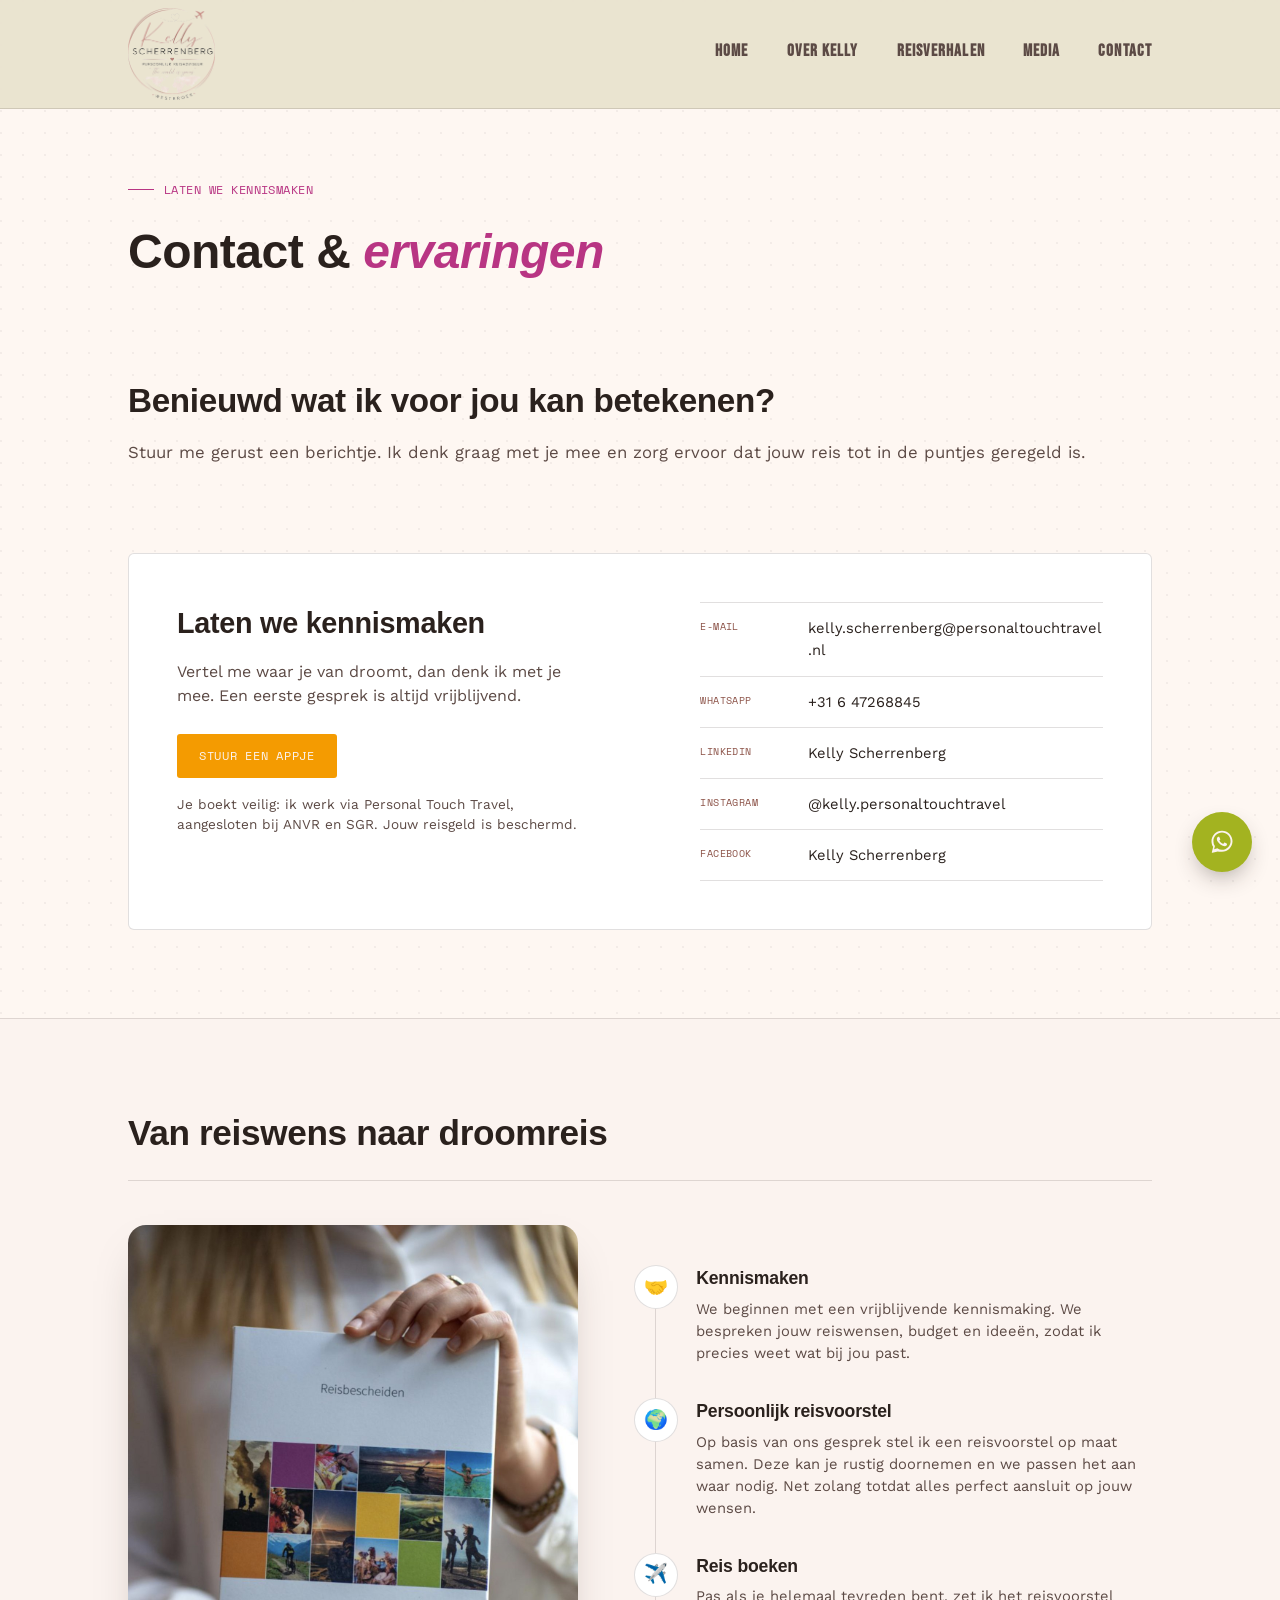
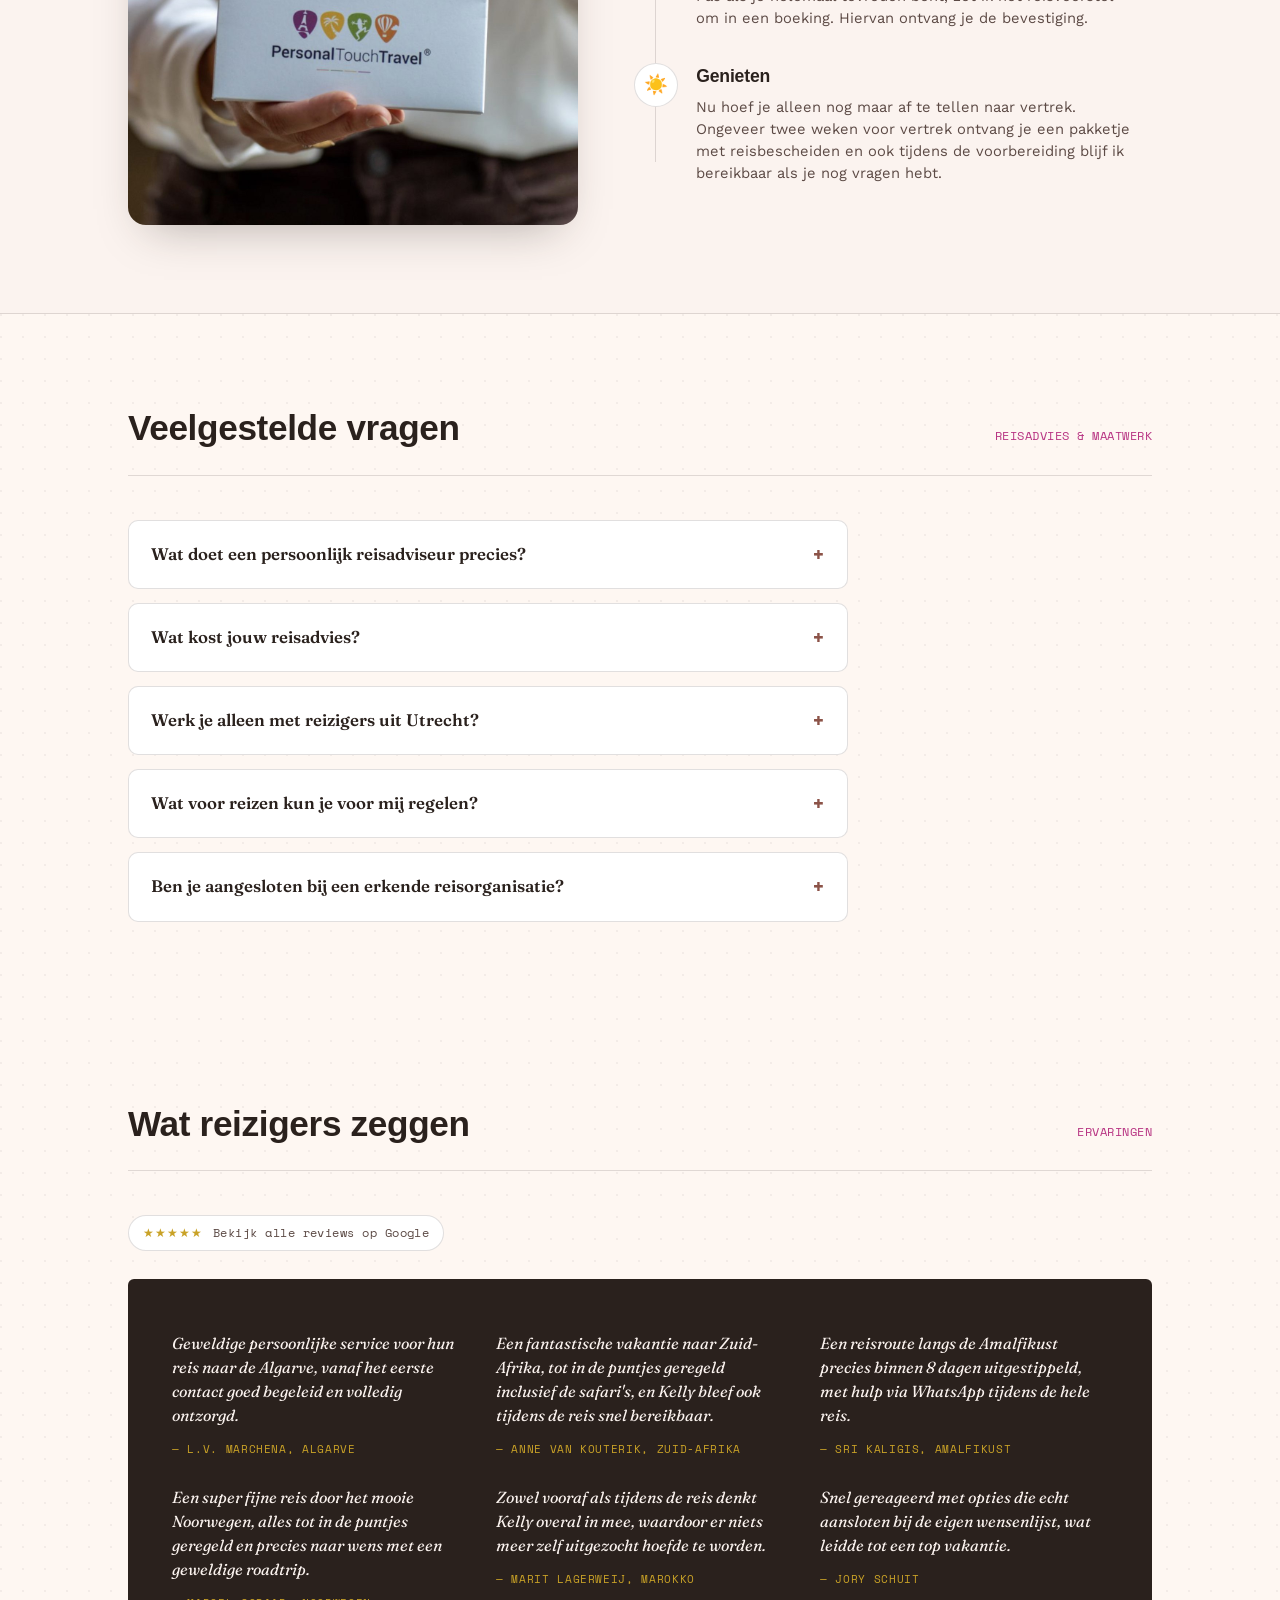
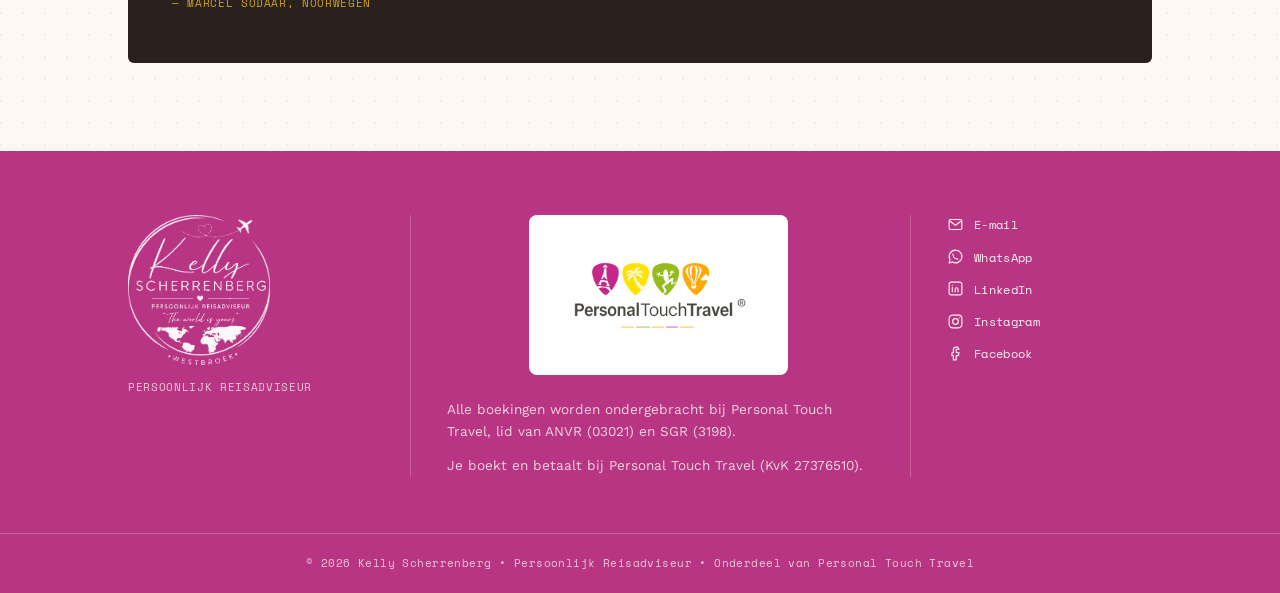
<file: contact.html>
<!DOCTYPE html>
<html lang="nl">
<head>
<meta charset="UTF-8">
<meta name="viewport" content="width=device-width, initial-scale=1.0">
<title>Contact — Reisadviseur Utrecht | Kelly Scherrenberg</title>
<meta name="description" content="Neem contact op met Kelly, persoonlijk reisadviseur in Utrecht. Vrijblijvend kennismaken via app, mail of telefoon — samen stellen we jouw droomreis samen.">
<link rel="canonical" href="https://nickboshuis10-web.github.io/Website-Kelly/contact.html">
<meta property="og:type" content="website">
<meta property="og:site_name" content="Kelly Scherrenberg — Personal Touch Travel">
<meta property="og:title" content="Contact — Reisadviseur Utrecht | Kelly Scherrenberg">
<meta property="og:description" content="Neem contact op met Kelly, persoonlijk reisadviseur in Utrecht. Vrijblijvend kennismaken via app, mail of telefoon — samen stellen we jouw droomreis samen.">
<meta property="og:url" content="https://nickboshuis10-web.github.io/Website-Kelly/contact.html">
<meta property="og:image" content="https://nickboshuis10-web.github.io/Website-Kelly/images/logo.png">
<meta property="og:locale" content="nl_NL">
<meta name="twitter:card" content="summary_large_image">
<meta name="twitter:title" content="Contact — Reisadviseur Utrecht | Kelly Scherrenberg">
<meta name="twitter:description" content="Neem contact op met Kelly, persoonlijk reisadviseur in Utrecht. Vrijblijvend kennismaken via app, mail of telefoon — samen stellen we jouw droomreis samen.">
<meta name="twitter:image" content="https://nickboshuis10-web.github.io/Website-Kelly/images/logo.png">
<link rel="preconnect" href="https://fonts.googleapis.com">
<link href="https://fonts.googleapis.com/css2?family=Bebas+Neue&family=Fraunces:opsz,wght@9..144,400;9..144,500;9..144,600;9..144,700&family=Work+Sans:wght@400;500;600&family=Space+Mono:wght@400;700&display=swap" rel="stylesheet">
<link rel="stylesheet" href="theme.css">
<style>

  *{box-sizing:border-box; margin:0; padding:0;}

  html{scroll-behavior:smooth;}

  body{
    background:var(--paper);
    background-image:
      radial-gradient(circle at 1px 1px, rgba(42,33,29,0.05) 1px, transparent 0);
    background-size: 22px 22px;
    color:var(--ink);
    font-family:'Work Sans', sans-serif;
    line-height:1.5;
    -webkit-font-smoothing:antialiased;
  }

  h1,h2,h3{
    font-family:'Fredoka', sans-serif;
    font-weight:600;
    letter-spacing:-0.01em;
    color:var(--ink);
  }

  .mono{
    font-family:'Space Mono', monospace;
    letter-spacing:0.04em;
    text-transform:uppercase;
  }

  a{color:inherit; text-decoration:none;}

  .wrap{
    max-width:1080px;
    margin:0 auto;
    padding:0 28px;
  }

  /* ---------- NAV ---------- */
  nav{
    position:sticky;
    top:0;
    z-index:50;
    background:rgba(233,226,206,0.92);
    backdrop-filter:blur(6px);
    border-bottom:1px solid var(--line);
  }
  nav .wrap{
    display:flex;
    align-items:center;
    justify-content:space-between;
    padding-top:8px;
    padding-bottom:8px;
  }
  .brand{
    font-family:'Fraunces', serif;
    font-weight:600;
    font-size:1.15rem;
  }
  .brand span{color:var(--teal);}
  .brand-logo{
    height:92px;
    width:auto;
    display:block;
  }
  .nav-links{
    display:flex;
    align-items:center;
    gap:38px;
    font-size:0.85rem;
  }
  .nav-links a{
    font-family:'Bebas Neue', sans-serif;
    text-transform:uppercase;
    letter-spacing:0.065em;
    font-size:1.06rem;
    font-weight:700;
    color:var(--ink-soft);
    position:relative;
    padding-bottom:4px;
    transition:color 0.2s ease;
  }
  .nav-links a:hover{color:var(--teal);}
  .nav-links a::after{
    content:'';
    position:absolute;
    left:0; bottom:0;
    width:0%;
    height:1px;
    background:var(--teal);
    transition:width 0.25s ease;
  }
  .nav-links a:hover::after{width:100%;}
  .nav-toggle{
    display:none;
    flex-direction:column;
    justify-content:center;
    gap:5px;
    width:32px;
    height:32px;
    background:none;
    border:none;
    padding:0;
    cursor:pointer;
    z-index:60;
  }
  .nav-toggle span{
    display:block;
    width:100%;
    height:2px;
    background:var(--ink);
    border-radius:1px;
    transition:transform 0.25s ease, opacity 0.25s ease;
  }
  .nav-toggle.open span:nth-child(1){transform:translateY(7px) rotate(45deg);}
  .nav-toggle.open span:nth-child(2){opacity:0;}
  .nav-toggle.open span:nth-child(3){transform:translateY(-7px) rotate(-45deg);}
  @media (max-width:900px){
    .brand-logo{height:76px;}
  }
  @media (max-width:640px){
    nav .wrap{padding-top:6px; padding-bottom:6px; position:relative;}
    .brand-logo{height:60px;}
    .nav-toggle{display:flex;}
    .nav-links{
      display:flex;
      position:absolute;
      top:100%;
      left:0;
      right:0;
      flex-direction:column;
      align-items:stretch;
      gap:0;
      background:rgba(233,226,206,0.98);
      backdrop-filter:blur(6px);
      border-bottom:1px solid var(--line);
      max-height:0;
      overflow:hidden;
      transition:max-height 0.3s ease;
    }
    .nav-links.open{max-height:400px;}
    .nav-links a{
      padding:16px 28px;
      border-top:1px solid var(--line);
    }
    .nav-links a::after{display:none;}
  }

  /* ---------- HERO / BOARDING PASS ---------- */
  header.hero{
    padding:72px 0 40px;
  }
  .eyebrow{
    font-size:0.72rem;
    color:var(--teal);
    margin-bottom:18px;
    display:flex;
    align-items:center;
    gap:10px;
  }
  .eyebrow::before{
    content:'';
    width:26px;
    height:1px;
    background:var(--teal);
    display:inline-block;
  }

  .boarding-pass{
    background:var(--card);
    border-radius:6px;
    box-shadow: 0 1px 0 rgba(29,43,40,0.05), 0 18px 40px -20px rgba(29,43,40,0.35);
    display:grid;
    grid-template-columns: 1fr 220px;
    overflow:hidden;
    position:relative;
    border:1px solid var(--line);
  }
  .bp-main{
    padding:44px 40px;
    position:relative;
  }
  .bp-main h1{
    font-size:clamp(2.1rem, 4.6vw, 3.4rem);
    line-height:1.05;
    margin-bottom:18px;
  }
  .bp-main h1 em{
    font-style:italic;
    color:var(--teal);
  }
  .bp-main p.lede{
    max-width:460px;
    color:var(--ink-soft);
    font-size:1.02rem;
    margin-bottom:30px;
  }
  .route-row{
    display:flex;
    align-items:center;
    gap:18px;
    margin-bottom:34px;
  }
  .route-city{
    font-family:'Space Mono', monospace;
    font-weight:700;
    font-size:1.3rem;
  }
  .route-line{
    flex:1;
    position:relative;
    height:1px;
    background:repeating-linear-gradient(to right, var(--ink-soft) 0 6px, transparent 6px 12px);
  }
  .route-line::after{
    content:'✈';
    position:absolute;
    top:-9px; left:50%;
    transform:translateX(-50%);
    font-size:0.85rem;
    color:var(--teal);
    background:var(--card);
    padding:0 6px;
  }
  .cta-row{display:flex; gap:14px; flex-wrap:wrap;}
  .btn{
    font-family:'Space Mono', monospace;
    font-size:0.75rem;
    text-transform:uppercase;
    letter-spacing:0.06em;
    padding:13px 22px;
    border-radius:3px;
    display:inline-block;
    transition:transform 0.2s ease, box-shadow 0.2s ease;
  }
  .btn-primary{
    background:#F49B01;
    color:var(--paper-light);
  }
  .btn-primary:hover{
    transform:translateY(-2px);
    box-shadow:0 10px 20px -10px var(--teal-deep);
  }
  .btn-ghost{
    border:1px solid var(--ink);
    color:var(--ink);
  }
  .btn-ghost:hover{background:var(--ink); color:var(--paper-light);}

  .bp-stub{
    background:var(--teal);
    color:var(--paper-light);
    padding:32px 24px;
    position:relative;
    display:flex;
    flex-direction:column;
    justify-content:space-between;
  }
  .bp-stub::before{
    content:'';
    position:absolute;
    left:-8px; top:0; bottom:0;
    width:16px;
    background-image: radial-gradient(circle, var(--paper) 5px, transparent 5.5px);
    background-size: 16px 22px;
    background-repeat: repeat-y;
    background-position: center;
  }
  .stub-label{
    font-family:'Space Mono', monospace;
    font-size:0.65rem;
    text-transform:uppercase;
    letter-spacing:0.08em;
    opacity:0.75;
    margin-bottom:4px;
  }
  .stub-value{
    font-family:'Fraunces', serif;
    font-size:1.1rem;
    margin-bottom:18px;
  }
  .stamp-badge{
    align-self:flex-end;
    width:64px;
    height:64px;
    border:2px solid rgba(251,248,241,0.6);
    border-radius:50%;
    display:flex;
    align-items:center;
    justify-content:center;
    text-align:center;
    font-family:'Space Mono', monospace;
    font-size:0.55rem;
    text-transform:uppercase;
    letter-spacing:0.04em;
    transform:rotate(-14deg);
    line-height:1.2;
  }

  @media (max-width:760px){
    .boarding-pass{grid-template-columns:1fr;}
    .bp-stub{
      flex-direction:row;
      align-items:center;
      gap:20px;
    }
    .bp-stub::before{
      left:0; right:0; top:-8px; bottom:auto; height:16px; width:auto;
      background-size:22px 16px;
      background-position:center;
    }
    .stamp-badge{align-self:center; flex-shrink:0;}
  }

  /* ---------- SECTION SHARED ---------- */
  section{padding:88px 0;}
  .section-head{
    display:flex;
    align-items:baseline;
    justify-content:space-between;
    margin-bottom:44px;
    flex-wrap:wrap;
    gap:12px;
    border-bottom:1px solid var(--line);
    padding-bottom:20px;
  }
  .section-head h2{font-size:clamp(1.6rem, 3vw, 2.2rem);}
  .section-num{
    font-family:'Space Mono', monospace;
    font-size:0.75rem;
    color:var(--teal);
  }

  /* ---------- ABOUT ---------- */
  .about-grid{
    display:grid;
    grid-template-columns: 260px 1fr;
    gap:48px;
    align-items:start;
  }
  .about-photo{
    aspect-ratio: 3/4;
    background-image: linear-gradient(0deg, rgba(42,33,29,0.55) 0%, rgba(42,33,29,0) 45%), url('[data-uri]');
    background-size:cover;
    background-position:center;
    border-radius:4px;
    position:relative;
    overflow:hidden;
    display:flex;
    align-items:flex-end;
    padding:18px;
  }
  .about-photo::after{
    content:'WESTBROEK, NL';
    font-family:'Space Mono', monospace;
    font-size:0.65rem;
    color:rgba(251,248,241,0.9);
    letter-spacing:0.08em;
  }
  .about-copy p{margin-bottom:18px; color:var(--ink-soft);}
  .about-copy p:first-of-type{
    font-family:'Fraunces', serif;
    font-size:1.25rem;
    color:var(--ink);
    line-height:1.4;
  }
  .facts{
    display:grid;
    grid-template-columns:repeat(3,1fr);
    gap:18px;
    margin-top:28px;
  }
  .fact{
    border:1px solid var(--line);
    border-radius:4px;
    padding:16px;
    background:var(--card);
  }
  .fact .mono{font-size:0.62rem; color:var(--teal-deep); margin-bottom:6px; display:block;}
  .fact strong{font-family:'Fraunces', serif; font-size:1rem;}

  @media (max-width:700px){
    .about-grid{grid-template-columns:1fr;}
    .about-photo{aspect-ratio:16/9;}
    .facts{grid-template-columns:1fr 1fr;}
  }

  /* ---------- POSTCARDS / STORIES ---------- */
  .postcard-grid{
    display:grid;
    grid-template-columns:repeat(3, 1fr);
    gap:28px;
  }
  .postcard{
    background:var(--card);
    border:1px solid var(--line);
    border-radius:4px;
    overflow:hidden;
    position:relative;
    transition:transform 0.3s ease, box-shadow 0.3s ease;
  }
  .postcard:hover{
    transform:translateY(-6px) rotate(-0.6deg);
    box-shadow:0 22px 40px -22px rgba(29,43,40,0.4);
  }
  .postcard-photo{
    aspect-ratio:4/3;
    background:linear-gradient(135deg, var(--gold) 0%, var(--teal) 100%);
    position:relative;
  }
  .postcard-stamp{
    position:absolute;
    top:14px; right:14px;
    width:46px; height:46px;
    border:1.5px dashed rgba(251,248,241,0.85);
    border-radius:50%;
    display:flex;
    align-items:center;
    justify-content:center;
    font-family:'Space Mono', monospace;
    font-size:0.55rem;
    color:rgba(251,248,241,0.9);
    transform:rotate(8deg);
    text-align:center;
  }
  .postcard-body{padding:22px;}
  .postcard-body .mono{font-size:0.62rem; color:var(--teal-deep); margin-bottom:10px; display:block;}
  .postcard-body h3{font-size:1.15rem; margin-bottom:10px;}
  .postcard-body p{color:var(--ink-soft); font-size:0.92rem;}

  @media (max-width:860px){
    .postcard-grid{grid-template-columns:1fr 1fr;}
  }
  @media (max-width:600px){
    .postcard-grid{grid-template-columns:1fr;}
  }

  /* ---------- QUOTES ---------- */
  .quote-strip{
    background:var(--ink);
    color:var(--paper-light);
    border-radius:6px;
    padding:52px 44px;
    display:grid;
    grid-template-columns:repeat(3, 1fr);
    gap:28px 36px;
  }
  .quote-strip blockquote{
    font-family:'Fraunces', serif;
    font-size:1rem;
    line-height:1.5;
    font-style:italic;
  }
  .quote-strip cite{
    display:block;
    margin-top:14px;
    font-family:'Space Mono', monospace;
    font-style:normal;
    font-size:0.68rem;
    letter-spacing:0.06em;
    text-transform:uppercase;
    color:var(--gold);
  }
  .google-badge{
    display:inline-flex;
    align-items:center;
    gap:10px;
    font-family:'Space Mono', monospace;
    font-size:0.72rem;
    letter-spacing:0.04em;
    color:var(--ink-soft);
    border:1px solid var(--line);
    background:var(--card);
    padding:8px 14px;
    border-radius:30px;
  }
  .google-badge .stars{color:var(--gold); letter-spacing:1px;}
  .google-badge:hover{color:var(--teal-deep); border-color:var(--teal);}
  @media (max-width:860px){
    .quote-strip{grid-template-columns:1fr 1fr;}
  }
  @media (max-width:700px){
    .quote-strip{grid-template-columns:1fr; padding:36px 26px;}
  }

  /* ---------- CONTACT ---------- */
  .contact-panel{
    background:var(--card);
    border:1px solid var(--line);
    border-radius:6px;
    padding:48px;
    display:grid;
    grid-template-columns:1.2fr 1fr;
    gap:40px;
  }
  .contact-panel h2{font-size:1.8rem; margin-bottom:14px;}
  .contact-panel p{color:var(--ink-soft); margin-bottom:26px; max-width:420px;}
  .contact-list{list-style:none;}
  .contact-list li{
    padding:14px 0;
    border-top:1px solid var(--line);
    display:grid;
    grid-template-columns:100px 1fr;
    align-items:start;
    gap:8px;
    font-size:0.92rem;
  }
  .contact-list li:last-child{border-bottom:1px solid var(--line);}
  .contact-list .mono{font-size:0.65rem; color:var(--teal-deep); padding-top:2px;}
  .contact-list a{word-break:break-word;}
  .contact-list a:hover{color:var(--teal);}

  @media (max-width:700px){
    .contact-panel{grid-template-columns:1fr; padding:32px 26px;}
  }

  /* ---------- PROCESS / WERKWIJZE ---------- */
  .process-grid{
    display:grid;
    grid-template-columns:1fr 1.15fr;
    gap:56px;
    align-items:center;
  }
  .process-image{
    width:100%;
    aspect-ratio:3/4;
    border-radius:18px;
    background:linear-gradient(135deg, var(--gold) 0%, var(--teal) 100%);
    background-size:cover;
    background-position:center;
    box-shadow:0 20px 45px -20px rgba(42,33,29,0.35);
  }
  .process-steps-list{
    list-style:none;
    position:relative;
  }
  .process-steps-list::before{
    content:'';
    position:absolute;
    left:21px;
    top:22px;
    bottom:22px;
    width:1px;
    background:var(--line);
  }
  .process-step{
    display:flex;
    align-items:flex-start;
    gap:18px;
    position:relative;
    z-index:1;
    padding-bottom:34px;
  }
  .process-step:last-child{padding-bottom:0;}
  .process-icon{
    width:44px;
    height:44px;
    border-radius:50%;
    background:var(--card);
    border:1px solid var(--line);
    display:flex;
    align-items:center;
    justify-content:center;
    font-size:1.2rem;
    flex-shrink:0;
  }
  .process-step h3{
    font-size:1.1rem;
    margin-bottom:6px;
  }
  .process-step p{
    color:var(--ink-soft);
    font-size:0.92rem;
    max-width:440px;
  }
  .process-cta{
    margin-top:36px;
    padding-top:32px;
    border-top:1px solid var(--line);
  }
  .process-cta h3{margin-bottom:8px; font-size:1.15rem;}
  .process-cta p{color:var(--ink-soft); margin-bottom:18px;}
  @media (max-width:820px){
    .process-grid{grid-template-columns:1fr; gap:36px;}
    .process-image{aspect-ratio:16/10;}
  }

  /* ---------- FOOTER ---------- */
  .site-footer{
    background:var(--teal);
    color:var(--paper-light);
    padding:64px 0 0;
  }
  .footer-grid{
    display:grid;
    grid-template-columns:1fr 1.9fr 1fr;
    gap:40px;
    padding-bottom:56px;
  }
  .footer-col{
    padding-left:36px;
    border-left:1px solid rgba(251,248,241,0.22);
  }
  .footer-col:first-child{
    padding-left:0;
    border-left:none;
  }
  .footer-brand{
    display:flex;
    flex-direction:column;
    align-items:flex-start;
    gap:14px;
  }
  .footer-ptt{
    background:#FFFFFF;
    border-radius:8px;
    padding:30px 36px;
    display:inline-block;
    line-height:0;
    margin-bottom:24px;
    align-self:center;
  }
  .footer-ptt img{
    height:100px;
    width:auto;
    display:block;
  }
  .footer-logo{
    height:150px;
    width:auto;
    filter:brightness(0) invert(1);
    opacity:0.96;
  }
  .footer-tagline{
    font-family:'Space Mono', monospace;
    font-size:0.7rem;
    text-transform:uppercase;
    letter-spacing:0.06em;
    color:rgba(251,248,241,0.75);
  }
  .footer-legal{
    display:flex;
    flex-direction:column;
    justify-content:center;
  }
  .footer-legal p{
    font-size:0.85rem;
    line-height:1.6;
    color:rgba(251,248,241,0.82);
    margin-bottom:12px;
  }
  .footer-legal p:last-child{margin-bottom:0;}
  .footer-contact{
    display:flex;
    flex-direction:column;
    gap:14px;
  }
  .footer-contact-link{
    display:flex;
    align-items:center;
    gap:10px;
    font-family:'Space Mono', monospace;
    font-size:0.76rem;
    letter-spacing:0.03em;
    color:var(--paper-light);
    cursor:pointer;
    transition:color 0.2s ease, transform 0.2s ease;
    width:fit-content;
  }
  .footer-contact-link svg{
    width:17px;
    height:17px;
    flex-shrink:0;
    transition:transform 0.2s ease;
  }
  .footer-contact-link:hover{
    color:var(--gold);
    transform:translateX(3px);
  }
  .footer-contact-link:hover svg{transform:scale(1.12);}
  .footer-bottom{
    border-top:1px solid rgba(251,248,241,0.22);
    padding:22px 0;
    text-align:center;
  }
  .footer-bottom p{
    font-family:'Space Mono', monospace;
    font-size:0.66rem;
    letter-spacing:0.04em;
    color:rgba(251,248,241,0.75);
  }
  @media (max-width:900px){
    .footer-grid{grid-template-columns:1fr 1fr; row-gap:44px;}
    .footer-col:nth-child(3){border-left:none; padding-left:0;}
  }
  @media (max-width:600px){
    .footer-grid{grid-template-columns:1fr; row-gap:36px; padding-bottom:40px;}
    .footer-col{border-left:none; padding-left:0; border-top:1px solid rgba(251,248,241,0.22); padding-top:32px;}
    .footer-col:first-child{border-top:none; padding-top:0;}
  }

  /* ---------- REVEAL ---------- */
  .reveal{
    opacity:0;
    transform:translateY(18px);
    transition:opacity 0.7s ease, transform 0.7s ease;
  }
  .reveal.in{opacity:1; transform:translateY(0);}

  @media (prefers-reduced-motion: reduce){
    .reveal{opacity:1; transform:none; transition:none;}
    .postcard:hover{transform:none;}
  }

  .faq-list{
    display:flex;
    flex-direction:column;
    gap:14px;
    max-width:720px;
  }
  .faq-item{
    background:var(--card);
    border:1px solid var(--line);
    border-radius:10px;
    padding:18px 22px;
  }
  .faq-item summary{
    cursor:pointer;
    list-style:none;
    display:flex;
    align-items:center;
    justify-content:space-between;
    gap:16px;
    font-family:'Fraunces', serif;
    font-weight:600;
    font-size:1.05rem;
    color:var(--ink);
  }
  .faq-item summary::-webkit-details-marker{display:none;}
  .faq-item summary::after{
    content:'+';
    font-family:'Space Mono', monospace;
    font-size:1.3rem;
    color:var(--teal-deep);
    flex-shrink:0;
    transition:transform 0.2s ease;
  }
  .faq-item[open] summary::after{transform:rotate(45deg);}
  .faq-item p{
    color:var(--ink-soft);
    font-size:0.95rem;
    margin-top:12px;
    max-width:640px;
  }

  a:focus-visible, .btn:focus-visible{
    outline:2px solid var(--teal-deep);
    outline-offset:3px;
  }
</style>
<style>
  /* ---------- WHATSAPP FLOAT ---------- */
  .wa-float{
    position:fixed;
    right:28px;
    bottom:28px;
    z-index:180;
  }
  .wa-button{
    width:60px;
    height:60px;
    border-radius:50%;
    background:var(--whatsapp);
    color:var(--paper-light);
    display:flex;
    align-items:center;
    justify-content:center;
    box-shadow:0 10px 24px -8px rgba(42,33,29,0.45);
    transition:transform 0.2s ease, background-color 0.2s ease, box-shadow 0.2s ease;
    cursor:pointer;
  }
  .wa-icon{width:28px; height:28px; display:block;}
  .wa-button:hover{
    transform:scale(1.05);
    background:var(--teal-deep);
    box-shadow:0 14px 30px -8px rgba(42,33,29,0.55);
  }
  .wa-button:focus-visible{
    outline:2px solid var(--teal-deep);
    outline-offset:3px;
  }
  .wa-tooltip{
    position:absolute;
    right:72px;
    bottom:12px;
    background:var(--card);
    color:var(--ink);
    padding:12px 18px;
    border-radius:10px;
    box-shadow:0 12px 28px -10px rgba(42,33,29,0.35);
    font-family:'Work Sans', sans-serif;
    font-size:0.85rem;
    line-height:1.45;
    white-space:nowrap;
    opacity:0;
    transform:translateX(8px);
    pointer-events:none;
    transition:opacity 0.35s ease, transform 0.35s ease;
  }
  .wa-tooltip strong{display:block; font-weight:600;}
  .wa-tooltip::after{
    content:'';
    position:absolute;
    right:-6px;
    bottom:18px;
    width:12px;
    height:12px;
    background:var(--card);
    transform:rotate(45deg);
  }
  .wa-tooltip.show{
    opacity:1;
    transform:translateX(0);
    pointer-events:auto;
  }
  @media (hover:hover) and (min-width:641px){
    .wa-float:hover .wa-tooltip{
      opacity:1;
      transform:translateX(0);
      pointer-events:auto;
    }
  }
  @media (max-width:640px){
    .wa-float{right:20px; bottom:20px;}
    .wa-tooltip{display:none !important;}
  }
</style>
<script type="application/ld+json">
{
  "@context": "https://schema.org",
  "@type": "FAQPage",
  "mainEntity": [
    {
      "@type": "Question",
      "name": "Wat doet een persoonlijk reisadviseur precies?",
      "acceptedAnswer": {
        "@type": "Answer",
        "text": "Als persoonlijk reisadviseur denk ik met je mee vanaf je eerste reiswens tot en met je terugkomst. Geen anoniem boekingsformulier, maar één vast aanspreekpunt dat jouw wensen, budget en reisstijl kent, ook als er onderweg iets verandert."
      }
    },
    {
      "@type": "Question",
      "name": "Wat kost jouw reisadvies?",
      "acceptedAnswer": {
        "@type": "Answer",
        "text": "Eigenlijk verrassend weinig. Je betaalt gewoon de normale prijs voor je vakantie, net zoals wanneer je zelf boekt. Voor mijn persoonlijke begeleiding en het regelen van jouw complete reis betaal je slechts €50 per boeking. Daarvoor neem ik je veel zoekwerk uit handen, denk ik met je mee en heb je één vast aanspreekpunt van de eerste reiswens tot na je vakantie."
      }
    },
    {
      "@type": "Question",
      "name": "Werk je alleen met reizigers uit Utrecht?",
      "acceptedAnswer": {
        "@type": "Answer",
        "text": "Ik ben gevestigd in de regio Utrecht, maar begeleid reizigers door heel Nederland. Het contact verloopt grotendeels via appjes, mail en gesprekken op afstand, dus we hoeven niet naast elkaar te wonen om samen jouw droomreis te plannen."
      }
    },
    {
      "@type": "Question",
      "name": "Wat voor reizen kun je voor mij regelen?",
      "acceptedAnswer": {
        "@type": "Answer",
        "text": "Van een stedentrip en wintersport tot een verre droomreis of familiereis: ik stel een maatwerkreis samen die aansluit bij jouw wensen, in plaats van een standaardpakket."
      }
    },
    {
      "@type": "Question",
      "name": "Ben je aangesloten bij een erkende reisorganisatie?",
      "acceptedAnswer": {
        "@type": "Answer",
        "text": "Ja. Ik ben zelfstandig ondernemer en werk via Personal Touch Travel, lid van ANVR (03021) en SGR (3198). Je boekt en betaalt veilig bij Personal Touch Travel."
      }
    }
  ]
}
</script>
<script type="application/ld+json">
{
  "@context": "https://schema.org",
  "@type": "ContactPage",
  "url": "https://nickboshuis10-web.github.io/Website-Kelly/contact.html",
  "about": {
    "@type": "TravelAgency",
    "name": "Kelly Scherrenberg — Personal Touch Travel",
    "email": "kelly.scherrenberg@personaltouchtravel.nl",
    "telephone": "+31647268845",
    "areaServed": [
      {
        "@type": "City",
        "name": "Utrecht"
      },
      {
        "@type": "Country",
        "name": "Netherlands"
      }
    ],
    "identifier": {
      "@type": "PropertyValue",
      "name": "KvK",
      "value": "27376510"
    },
    "memberOf": [
      {
        "@type": "Organization",
        "name": "ANVR",
        "identifier": "03021"
      },
      {
        "@type": "Organization",
        "name": "SGR",
        "identifier": "3198"
      }
    ]
  }
}
</script>
</head>
<body>

<nav>
  <div class="wrap">
    <a href="index.html"><img class="brand-logo" src="images/logo.png" alt="Kelly Scherrenberg — Persoonlijk Reisadviseur"></a>
    <div class="nav-links">
      <a href="index.html">Home</a>
      <a href="over-kelly.html">Over Kelly</a>
      <a href="reisverhalen.html">Reisverhalen</a>
      <a href="media.html">Media</a>
      <a href="contact.html">Contact</a>
    </div>
    <button class="nav-toggle" id="navToggle" aria-label="Menu openen" aria-expanded="false">
      <span></span><span></span><span></span>
    </button>
  </div>
</nav>
<script>
  (function(){
    var toggle = document.getElementById('navToggle');
    var links = document.querySelector('.nav-links');
    if (!toggle || !links) return;
    toggle.addEventListener('click', function(){
      var isOpen = links.classList.toggle('open');
      toggle.classList.toggle('open', isOpen);
      toggle.setAttribute('aria-expanded', isOpen ? 'true' : 'false');
    });
    links.querySelectorAll('a').forEach(function(a){
      a.addEventListener('click', function(){
        links.classList.remove('open');
        toggle.classList.remove('open');
        toggle.setAttribute('aria-expanded', 'false');
      });
    });
  })();
</script>

<header class="hero" style="padding-bottom:0;">
  <div class="wrap">
    <div class="eyebrow mono">Laten we kennismaken</div>
    <h1 style="font-size:clamp(2rem, 4vw, 3rem); max-width:600px;">Contact & <em style="font-style:italic; color:var(--teal);">ervaringen</em></h1>
  </div>
</header>

<section>
  <div class="wrap reveal">
    <h2 style="font-size:clamp(1.5rem, 2.6vw, 2.2rem);">Benieuwd wat ik voor jou kan betekenen?</h2>
    <p style="color:var(--ink-soft); margin-top:14px; font-size:1.05rem;">Stuur me gerust een berichtje. Ik denk graag met je mee en zorg ervoor dat jouw reis tot in de puntjes geregeld is.</p>
  </div>
</section>

<section id="contact" style="padding-top:0;">
  <div class="wrap">
    <div class="contact-panel reveal">
      <div>
        <h2>Laten we kennismaken</h2>
        <p>Vertel me waar je van droomt, dan denk ik met je mee. Een eerste gesprek is altijd vrijblijvend.</p>
        <a href="https://wa.me/31647268845" target="_blank" rel="noopener" class="btn btn-primary">Stuur een appje</a>
        <p style="margin-top:16px; margin-bottom:0; font-size:0.85rem; color:var(--ink-soft);">Je boekt veilig: ik werk via Personal Touch Travel, aangesloten bij ANVR en SGR. Jouw reisgeld is beschermd.</p>
      </div>
      <ul class="contact-list">
        <li><span class="mono">E-mail</span><a href="mailto:kelly.scherrenberg@personaltouchtravel.nl">kelly.scherrenberg@personaltouchtravel.nl</a></li>
        <li><span class="mono">WhatsApp</span><a href="https://wa.me/31647268845" target="_blank" rel="noopener">+31 6 47268845</a></li>
        <li><span class="mono">LinkedIn</span><a href="https://www.linkedin.com/in/kelly-scherrenberg/" target="_blank" rel="noopener">Kelly Scherrenberg</a></li>
        <li><span class="mono">Instagram</span><a href="https://www.instagram.com/kelly.personaltouchtravel" target="_blank" rel="noopener">@kelly.personaltouchtravel</a></li>
        <li><span class="mono">Facebook</span><a href="https://www.facebook.com/kellyscherrenbergpersonaltouchtravel" target="_blank" rel="noopener">Kelly Scherrenberg</a></li>
      </ul>
    </div>
  </div>
</section>

<section style="background:var(--paper-light); border-top:1px solid var(--line); border-bottom:1px solid var(--line);">
  <div class="wrap">
    <div class="section-head">
      <h2>Van reiswens naar droomreis</h2>
    </div>
    <div class="process-grid reveal">
      <div class="process-image" id="processImage" style="background-image:url('images/proces-reisbescheiden.jpg');"></div>
      <div>
        <ul class="process-steps-list">
          <li class="process-step">
            <span class="process-icon">🤝</span>
            <div>
              <h3>Kennismaken</h3>
              <p>We beginnen met een vrijblijvende kennismaking. We bespreken jouw reiswensen, budget en ideeën, zodat ik precies weet wat bij jou past.</p>
            </div>
          </li>
          <li class="process-step">
            <span class="process-icon">🌍</span>
            <div>
              <h3>Persoonlijk reisvoorstel</h3>
              <p>Op basis van ons gesprek stel ik een reisvoorstel op maat samen. Deze kan je rustig doornemen en we passen het aan waar nodig. Net zolang totdat alles perfect aansluit op jouw wensen.</p>
            </div>
          </li>
          <li class="process-step">
            <span class="process-icon">✈️</span>
            <div>
              <h3>Reis boeken</h3>
              <p>Pas als je helemaal tevreden bent, zet ik het reisvoorstel om in een boeking. Hiervan ontvang je de bevestiging.</p>
            </div>
          </li>
          <li class="process-step">
            <span class="process-icon">☀️</span>
            <div>
              <h3>Genieten</h3>
              <p>Nu hoef je alleen nog maar af te tellen naar vertrek. Ongeveer twee weken voor vertrek ontvang je een pakketje met reisbescheiden en ook tijdens de voorbereiding blijf ik bereikbaar als je nog vragen hebt.</p>
            </div>
          </li>
        </ul>
      </div>
    </div>
  </div>
</section>

<section>
  <div class="wrap">
    <div class="section-head">
      <h2>Veelgestelde vragen</h2>
      <span class="section-num mono">Reisadvies & maatwerk</span>
    </div>
    <div class="faq-list reveal">
      <details class="faq-item">
        <summary>Wat doet een persoonlijk reisadviseur precies?</summary>
        <p>Als persoonlijk reisadviseur denk ik met je mee vanaf je eerste reiswens tot en met je terugkomst. Geen anoniem boekingsformulier, maar één vast aanspreekpunt dat jouw wensen, budget en reisstijl kent, ook als er onderweg iets verandert.</p>
      </details>
      <details class="faq-item">
        <summary>Wat kost jouw reisadvies?</summary>
        <p>Eigenlijk verrassend weinig. Je betaalt gewoon de normale prijs voor je vakantie, net zoals wanneer je zelf boekt. Voor mijn persoonlijke begeleiding en het regelen van jouw complete reis betaal je slechts €50 per boeking.</p>
        <p>Daarvoor neem ik je veel zoekwerk uit handen, denk ik met je mee en heb je één vast aanspreekpunt van de eerste reiswens tot na je vakantie.</p>
      </details>
      <details class="faq-item">
        <summary>Werk je alleen met reizigers uit Utrecht?</summary>
        <p>Ik ben gevestigd in de regio Utrecht, maar begeleid reizigers door heel Nederland. Het contact verloopt grotendeels via appjes, mail en gesprekken op afstand, dus we hoeven niet naast elkaar te wonen om samen jouw droomreis te plannen.</p>
      </details>
      <details class="faq-item">
        <summary>Wat voor reizen kun je voor mij regelen?</summary>
        <p>Van een stedentrip en wintersport tot een verre droomreis of familiereis: ik stel een maatwerkreis samen die aansluit bij jouw wensen, in plaats van een standaardpakket.</p>
      </details>
      <details class="faq-item">
        <summary>Ben je aangesloten bij een erkende reisorganisatie?</summary>
        <p>Ja. Ik ben zelfstandig ondernemer en werk via Personal Touch Travel, lid van ANVR (03021) en SGR (3198). Je boekt en betaalt veilig bij Personal Touch Travel.</p>
      </details>
    </div>
  </div>
</section>

<section>
  <div class="wrap">
    <div class="section-head">
      <h2>Wat reizigers zeggen</h2>
      <span class="section-num mono">Ervaringen</span>
    </div>
    <a href="https://www.google.com/search?q=Kelly+Scherrenberg+Personal+Touch+Travel+Reviews" target="_blank" rel="noopener" class="google-badge" style="margin-bottom:28px;">
      <span class="stars">★★★★★</span> Bekijk alle reviews op Google
    </a>
    <div class="quote-strip reveal" id="quote-strip"></div>
  </div>
</section>

<footer class="site-footer">
  <div class="wrap footer-grid">
    <div class="footer-col footer-brand">
      <img class="footer-logo" src="images/logo.png" alt="Kelly Scherrenberg">
      <p class="footer-tagline">Persoonlijk Reisadviseur</p>
    </div>
    <div class="footer-col footer-legal">
      <div class="footer-ptt"><img src="images/personal-touch-travel-logo.png" alt="Personal Touch Travel"></div>
      <p>Alle boekingen worden ondergebracht bij Personal Touch Travel, lid van ANVR (03021) en SGR (3198).</p>
      <p>Je boekt en betaalt bij Personal Touch Travel (KvK 27376510).</p>
    </div>
    <div class="footer-col footer-contact">
      <a class="footer-contact-link" href="mailto:kelly.scherrenberg@personaltouchtravel.nl">
        <svg viewBox="0 0 24 24" fill="none" stroke="currentColor" stroke-width="1.6" stroke-linecap="round" stroke-linejoin="round"><rect x="3" y="5" width="18" height="14" rx="2"/><path d="M4 7l8 6 8-6"/></svg>
        E-mail
      </a>
      <a class="footer-contact-link" href="https://wa.me/31647268845" target="_blank" rel="noopener">
        <svg viewBox="0 0 24 24" fill="none" stroke="currentColor" stroke-width="1.6" stroke-linecap="round" stroke-linejoin="round"><path d="M12 3a9 9 0 0 0-7.8 13.4L3 21l4.7-1.2A9 9 0 1 0 12 3z"/><path d="M8.3 8.6c0 4.2 3 7.1 7 7.1"/></svg>
        WhatsApp
      </a>
      <a class="footer-contact-link" href="https://www.linkedin.com/in/kelly-scherrenberg/" target="_blank" rel="noopener">
        <svg viewBox="0 0 24 24" fill="none" stroke="currentColor" stroke-width="1.6" stroke-linecap="round" stroke-linejoin="round"><rect x="3" y="3" width="18" height="18" rx="3"/><path d="M7.5 10.5v6M7.5 7.5v.01"/><path d="M11.5 16.5v-3.5a2 2 0 0 1 4 0v3.5M11.5 13v3.5"/></svg>
        LinkedIn
      </a>
      <a class="footer-contact-link" href="https://www.instagram.com/kelly.personaltouchtravel" target="_blank" rel="noopener">
        <svg viewBox="0 0 24 24" fill="none" stroke="currentColor" stroke-width="1.6" stroke-linecap="round" stroke-linejoin="round"><rect x="3" y="3" width="18" height="18" rx="5"/><circle cx="12" cy="12" r="4"/><circle cx="17.2" cy="6.8" r="0.9" fill="currentColor" stroke="none"/></svg>
        Instagram
      </a>
      <a class="footer-contact-link" href="https://www.facebook.com/kellyscherrenbergpersonaltouchtravel" target="_blank" rel="noopener">
        <svg viewBox="0 0 24 24" fill="none" stroke="currentColor" stroke-width="1.6" stroke-linecap="round" stroke-linejoin="round"><path d="M15 3h-2a4 4 0 0 0-4 4v4H7v4h2v6h4v-6h3l1-4h-4V7a1 1 0 0 1 1-1h3z"/></svg>
        Facebook
      </a>
    </div>
  </div>
  <div class="footer-bottom">
    <p>&copy; 2026 Kelly Scherrenberg &bull; Persoonlijk Reisadviseur &bull; Onderdeel van Personal Touch Travel</p>
  </div>
</footer>

<script src="reviews-data.js"></script>
<script>
  document.getElementById('quote-strip').innerHTML = REVIEWS.map(r => `
    <blockquote>${r.quote}<cite>— ${r.name}</cite></blockquote>
  `).join('');

  const els = document.querySelectorAll('.reveal');
  const obs = new IntersectionObserver((entries)=>{
    entries.forEach(e=>{
      if(e.isIntersecting){ e.target.classList.add('in'); obs.unobserve(e.target); }
    });
  }, {threshold:0.15});
  els.forEach(el=>obs.observe(el));
</script>

<div class="wa-float" id="waFloat">
  <div class="wa-tooltip" id="waTooltip">
    <strong>&#128075; Heb je reisplannen?</strong>
    App me gerust!
  </div>
  <a class="wa-button" href="https://wa.me/31647268845" target="_blank" rel="noopener" aria-label="Stuur een WhatsApp bericht naar Kelly">
    <svg class="wa-icon" viewBox="0 0 32 32" fill="currentColor" aria-hidden="true">
      <path d="M16.001 3C9.373 3 4 8.373 4 15c0 2.396.702 4.63 1.912 6.507L4.4 27.6a.6.6 0 0 0 .73.73l6.093-1.512A11.94 11.94 0 0 0 16.001 27C22.627 27 28 21.627 28 15S22.627 3 16.001 3zm0 21.818a9.78 9.78 0 0 1-4.98-1.36l-.357-.212-3.62.898.912-3.526-.233-.373A9.76 9.76 0 0 1 6.182 15c0-5.415 4.404-9.818 9.819-9.818 5.414 0 9.818 4.403 9.818 9.818 0 5.414-4.404 9.818-9.818 9.818z"/>
      <path d="M21.155 17.626c-.286-.143-1.693-.836-1.955-.932-.262-.096-.453-.143-.644.143-.19.286-.738.932-.905 1.123-.167.19-.334.215-.62.072-.286-.143-1.207-.445-2.3-1.42-.85-.758-1.424-1.694-1.591-1.98-.167-.286-.018-.44.126-.583.129-.128.286-.334.43-.5.143-.167.19-.286.286-.477.096-.19.048-.358-.024-.5-.072-.143-.644-1.554-.883-2.128-.233-.56-.47-.484-.644-.492l-.548-.01c-.19 0-.5.072-.762.358-.262.286-1 1-1 2.44 0 1.44 1.024 2.83 1.166 3.024.143.19 2.015 3.08 4.884 4.32.682.294 1.215.47 1.63.6.685.218 1.31.187 1.803.113.55-.082 1.693-.692 1.933-1.36.238-.668.238-1.24.167-1.36-.072-.12-.262-.19-.548-.334z"/>
    </svg>
  </a>
</div>
<script>
  (function(){
    var tooltip = document.getElementById('waTooltip');
    if (!tooltip) return;
    if (window.matchMedia('(min-width:641px)').matches) {
      setTimeout(function(){
        tooltip.classList.add('show');
        setTimeout(function(){ tooltip.classList.remove('show'); }, 5000);
      }, 3500);
    }
  })();
</script>
</body>
</html>
</file>
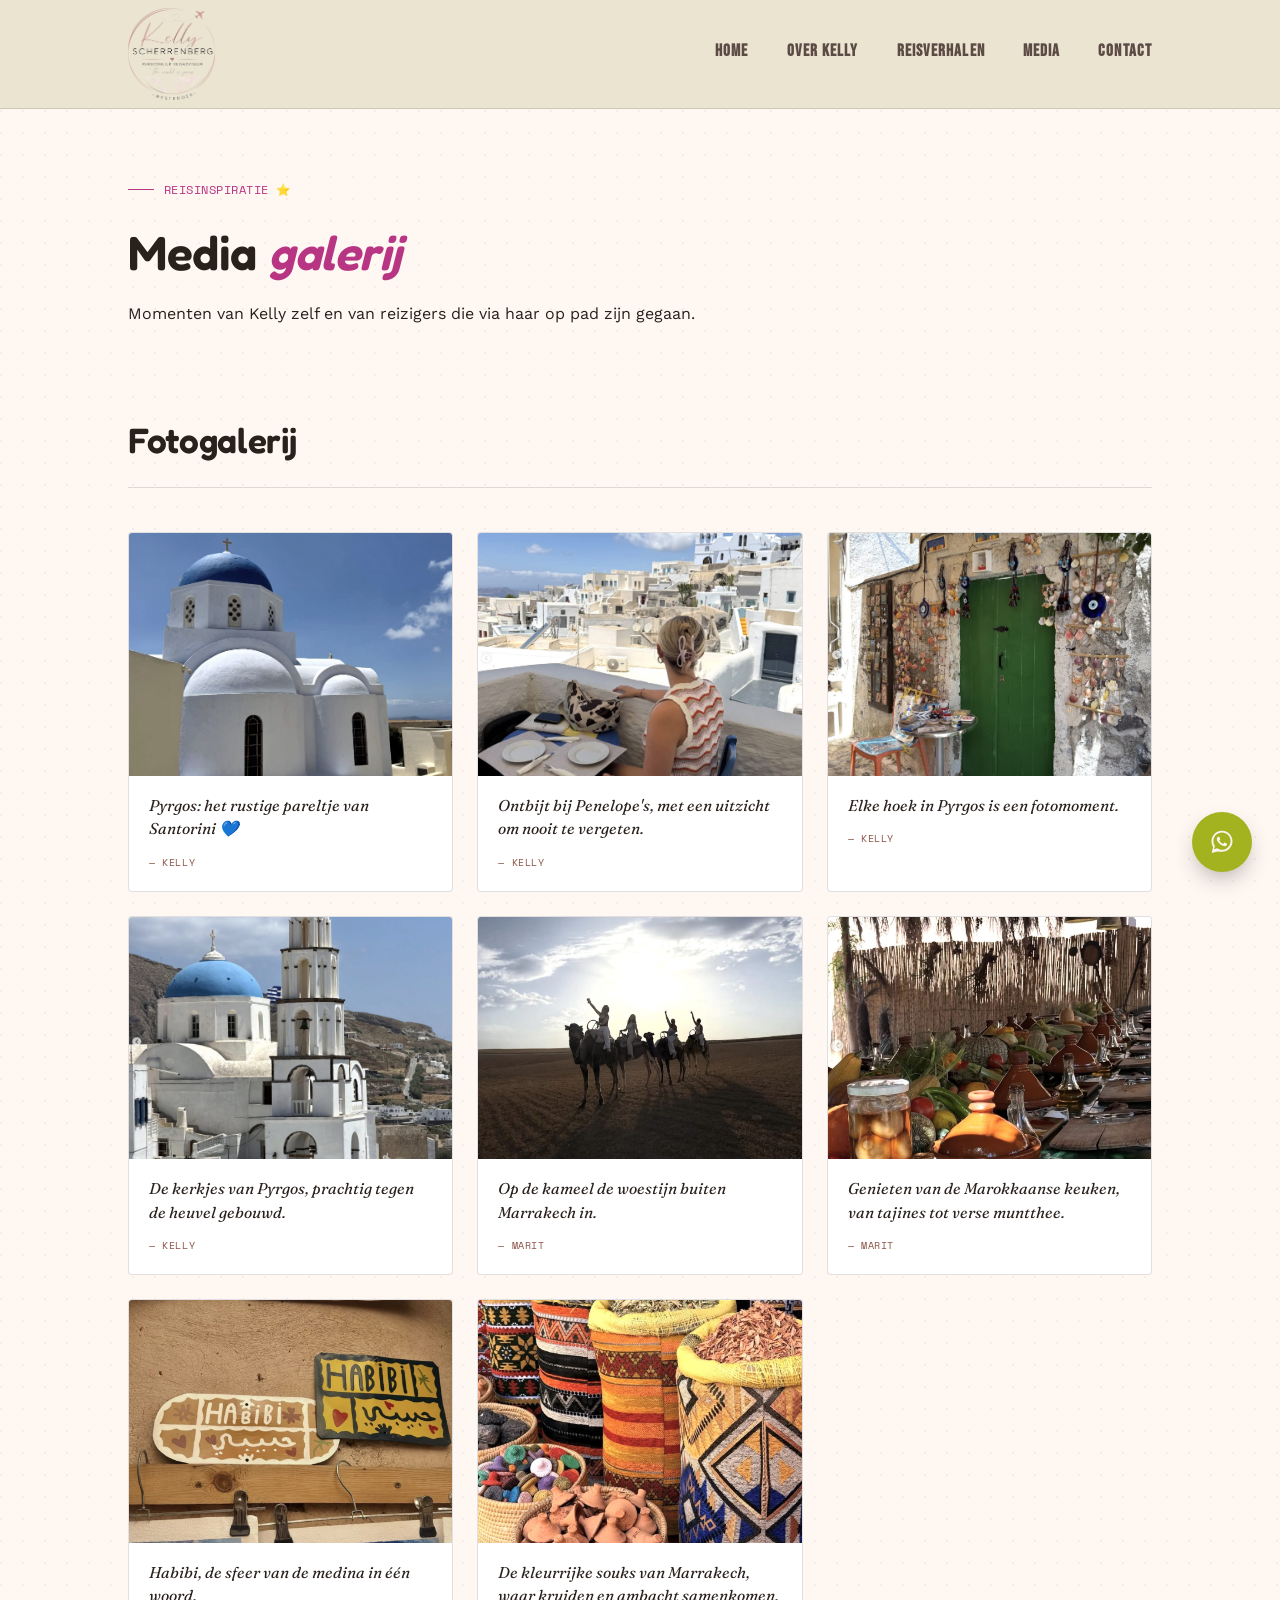
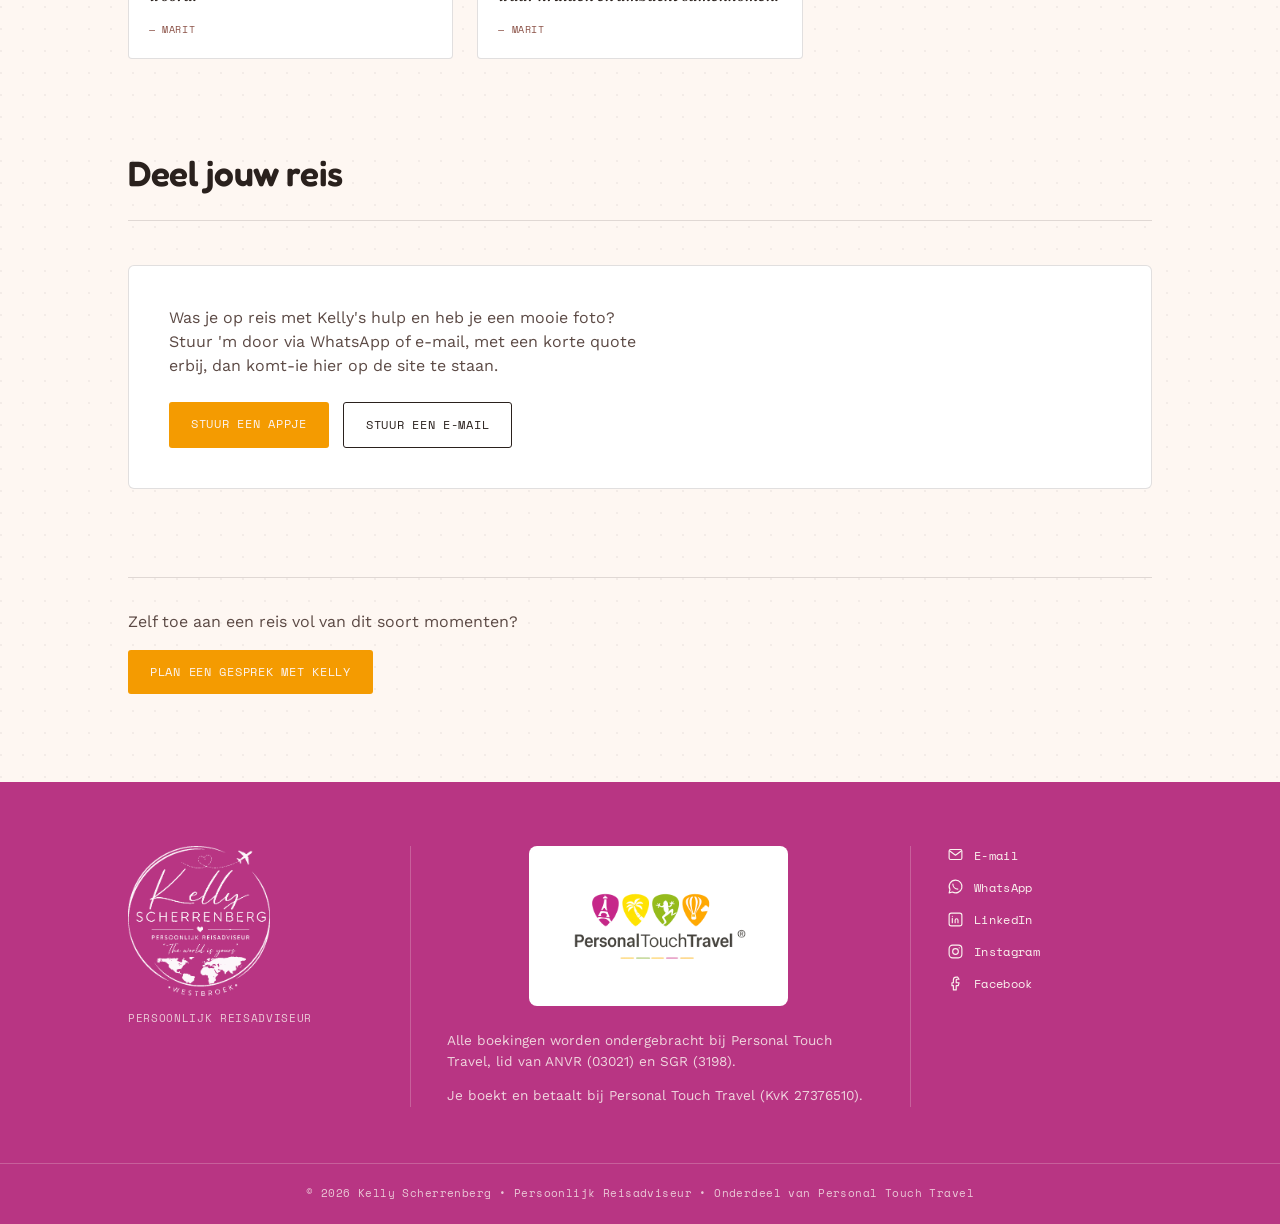
<file: media.html>
<!DOCTYPE html>
<html lang="nl">
<head>
<meta charset="UTF-8">
<meta name="viewport" content="width=device-width, initial-scale=1.0">
<title>Media & Reisfoto's — Kelly Scherrenberg, Persoonlijk Reisadviseur</title>
<meta name="description" content="Bekijk reisfoto's van Kelly en van reizigers die via haar, als persoonlijk reisadviseur, op pad zijn gegaan. Deel gerust je eigen vakantiefoto.">
<link rel="canonical" href="https://nickboshuis10-web.github.io/Website-Kelly/media.html">
<meta property="og:type" content="website">
<meta property="og:site_name" content="Kelly Scherrenberg — Personal Touch Travel">
<meta property="og:title" content="Media & Reisfoto's — Kelly Scherrenberg, Persoonlijk Reisadviseur">
<meta property="og:description" content="Bekijk reisfoto's van Kelly en van reizigers die via haar, als persoonlijk reisadviseur, op pad zijn gegaan. Deel gerust je eigen vakantiefoto.">
<meta property="og:url" content="https://nickboshuis10-web.github.io/Website-Kelly/media.html">
<meta property="og:image" content="https://nickboshuis10-web.github.io/Website-Kelly/images/logo.png">
<meta property="og:locale" content="nl_NL">
<meta name="twitter:card" content="summary_large_image">
<meta name="twitter:title" content="Media & Reisfoto's — Kelly Scherrenberg, Persoonlijk Reisadviseur">
<meta name="twitter:description" content="Bekijk reisfoto's van Kelly en van reizigers die via haar, als persoonlijk reisadviseur, op pad zijn gegaan. Deel gerust je eigen vakantiefoto.">
<meta name="twitter:image" content="https://nickboshuis10-web.github.io/Website-Kelly/images/logo.png">
<link rel="preconnect" href="https://fonts.googleapis.com">
<link href="https://fonts.googleapis.com/css2?family=Bebas+Neue&family=Fraunces:opsz,wght@9..144,400;9..144,500;9..144,600;9..144,700&family=Fredoka:wght@600&family=Work+Sans:wght@400;500;600&family=Space+Mono:wght@400;700&display=swap" rel="stylesheet">
<link rel="stylesheet" href="theme.css">
<style>

  *{box-sizing:border-box; margin:0; padding:0;}

  html{scroll-behavior:smooth;}

  body{
    background:var(--paper);
    background-image:
      radial-gradient(circle at 1px 1px, rgba(42,33,29,0.05) 1px, transparent 0);
    background-size: 22px 22px;
    color:var(--ink);
    font-family:'Work Sans', sans-serif;
    line-height:1.5;
    -webkit-font-smoothing:antialiased;
  }

  h1,h2,h3{
    font-family:'Fredoka', sans-serif;
    font-weight:600;
    letter-spacing:-0.01em;
    color:var(--ink);
  }

  .mono{
    font-family:'Space Mono', monospace;
    letter-spacing:0.04em;
    text-transform:uppercase;
  }

  a{color:inherit; text-decoration:none;}

  .wrap{
    max-width:1080px;
    margin:0 auto;
    padding:0 28px;
  }

  /* ---------- NAV ---------- */
  nav{
    position:sticky;
    top:0;
    z-index:50;
    background:rgba(233,226,206,0.92);
    backdrop-filter:blur(6px);
    border-bottom:1px solid var(--line);
  }
  nav .wrap{
    display:flex;
    align-items:center;
    justify-content:space-between;
    padding-top:8px;
    padding-bottom:8px;
  }
  .brand{
    font-family:'Fraunces', serif;
    font-weight:600;
    font-size:1.15rem;
  }
  .brand span{color:var(--teal);}
  .brand-logo{
    height:92px;
    width:auto;
    display:block;
  }
  .nav-links{
    display:flex;
    align-items:center;
    gap:38px;
    font-size:0.85rem;
  }
  .nav-links a{
    font-family:'Bebas Neue', sans-serif;
    text-transform:uppercase;
    letter-spacing:0.065em;
    font-size:1.06rem;
    font-weight:700;
    color:var(--ink-soft);
    position:relative;
    padding-bottom:4px;
    transition:color 0.2s ease;
  }
  .nav-links a:hover{color:var(--teal);}
  .nav-links a::after{
    content:'';
    position:absolute;
    left:0; bottom:0;
    width:0%;
    height:1px;
    background:var(--teal);
    transition:width 0.25s ease;
  }
  .nav-links a:hover::after{width:100%;}
  .nav-toggle{
    display:none;
    flex-direction:column;
    justify-content:center;
    gap:5px;
    width:32px;
    height:32px;
    background:none;
    border:none;
    padding:0;
    cursor:pointer;
    z-index:60;
  }
  .nav-toggle span{
    display:block;
    width:100%;
    height:2px;
    background:var(--ink);
    border-radius:1px;
    transition:transform 0.25s ease, opacity 0.25s ease;
  }
  .nav-toggle.open span:nth-child(1){transform:translateY(7px) rotate(45deg);}
  .nav-toggle.open span:nth-child(2){opacity:0;}
  .nav-toggle.open span:nth-child(3){transform:translateY(-7px) rotate(-45deg);}
  @media (max-width:900px){
    .brand-logo{height:76px;}
  }
  @media (max-width:640px){
    nav .wrap{padding-top:6px; padding-bottom:6px; position:relative;}
    .brand-logo{height:60px;}
    .nav-toggle{display:flex;}
    .nav-links{
      display:flex;
      position:absolute;
      top:100%;
      left:0;
      right:0;
      flex-direction:column;
      align-items:stretch;
      gap:0;
      background:rgba(233,226,206,0.98);
      backdrop-filter:blur(6px);
      border-bottom:1px solid var(--line);
      max-height:0;
      overflow:hidden;
      transition:max-height 0.3s ease;
    }
    .nav-links.open{max-height:400px;}
    .nav-links a{
      padding:16px 28px;
      border-top:1px solid var(--line);
    }
    .nav-links a::after{display:none;}
  }

  /* ---------- HERO / BOARDING PASS ---------- */
  header.hero{
    padding:72px 0 40px;
  }
  .eyebrow{
    font-size:0.72rem;
    color:var(--teal);
    margin-bottom:18px;
    display:flex;
    align-items:center;
    gap:10px;
  }
  .eyebrow::before{
    content:'';
    width:26px;
    height:1px;
    background:var(--teal);
    display:inline-block;
  }

  .boarding-pass{
    background:var(--card);
    border-radius:6px;
    box-shadow: 0 1px 0 rgba(29,43,40,0.05), 0 18px 40px -20px rgba(29,43,40,0.35);
    display:grid;
    grid-template-columns: 1fr 220px;
    overflow:hidden;
    position:relative;
    border:1px solid var(--line);
  }
  .bp-main{
    padding:44px 40px;
    position:relative;
  }
  .bp-main h1{
    font-size:clamp(2.1rem, 4.6vw, 3.4rem);
    line-height:1.05;
    margin-bottom:18px;
  }
  .bp-main h1 em{
    font-style:italic;
    color:var(--teal);
  }
  .bp-main p.lede{
    max-width:460px;
    color:var(--ink-soft);
    font-size:1.02rem;
    margin-bottom:30px;
  }
  .route-row{
    display:flex;
    align-items:center;
    gap:18px;
    margin-bottom:34px;
  }
  .route-city{
    font-family:'Space Mono', monospace;
    font-weight:700;
    font-size:1.3rem;
  }
  .route-line{
    flex:1;
    position:relative;
    height:1px;
    background:repeating-linear-gradient(to right, var(--ink-soft) 0 6px, transparent 6px 12px);
  }
  .route-line::after{
    content:'✈';
    position:absolute;
    top:-9px; left:50%;
    transform:translateX(-50%);
    font-size:0.85rem;
    color:var(--teal);
    background:var(--card);
    padding:0 6px;
  }
  .cta-row{display:flex; gap:14px; flex-wrap:wrap;}
  .btn{
    font-family:'Space Mono', monospace;
    font-size:0.75rem;
    text-transform:uppercase;
    letter-spacing:0.06em;
    padding:13px 22px;
    border-radius:3px;
    display:inline-block;
    transition:transform 0.2s ease, box-shadow 0.2s ease;
  }
  .btn-primary{
    background:#F49B01;
    color:var(--paper-light);
  }
  .btn-primary:hover{
    transform:translateY(-2px);
    box-shadow:0 10px 20px -10px var(--teal-deep);
  }
  .btn-ghost{
    border:1px solid var(--ink);
    color:var(--ink);
  }
  .btn-ghost:hover{background:var(--ink); color:var(--paper-light);}

  .bp-stub{
    background:var(--teal);
    color:var(--paper-light);
    padding:32px 24px;
    position:relative;
    display:flex;
    flex-direction:column;
    justify-content:space-between;
  }
  .bp-stub::before{
    content:'';
    position:absolute;
    left:-8px; top:0; bottom:0;
    width:16px;
    background-image: radial-gradient(circle, var(--paper) 5px, transparent 5.5px);
    background-size: 16px 22px;
    background-repeat: repeat-y;
    background-position: center;
  }
  .stub-label{
    font-family:'Space Mono', monospace;
    font-size:0.65rem;
    text-transform:uppercase;
    letter-spacing:0.08em;
    opacity:0.75;
    margin-bottom:4px;
  }
  .stub-value{
    font-family:'Fraunces', serif;
    font-size:1.1rem;
    margin-bottom:18px;
  }
  .stamp-badge{
    align-self:flex-end;
    width:64px;
    height:64px;
    border:2px solid rgba(251,248,241,0.6);
    border-radius:50%;
    display:flex;
    align-items:center;
    justify-content:center;
    text-align:center;
    font-family:'Space Mono', monospace;
    font-size:0.55rem;
    text-transform:uppercase;
    letter-spacing:0.04em;
    transform:rotate(-14deg);
    line-height:1.2;
  }

  @media (max-width:760px){
    .boarding-pass{grid-template-columns:1fr;}
    .bp-stub{
      flex-direction:row;
      align-items:center;
      gap:20px;
    }
    .bp-stub::before{
      left:0; right:0; top:-8px; bottom:auto; height:16px; width:auto;
      background-size:22px 16px;
      background-position:center;
    }
    .stamp-badge{align-self:center; flex-shrink:0;}
  }

  /* ---------- SECTION SHARED ---------- */
  section{padding:88px 0;}
  .section-head{
    display:flex;
    align-items:baseline;
    justify-content:space-between;
    margin-bottom:44px;
    flex-wrap:wrap;
    gap:12px;
    border-bottom:1px solid var(--line);
    padding-bottom:20px;
  }
  .section-head h2{font-size:clamp(1.6rem, 3vw, 2.2rem);}
  .section-num{
    font-family:'Space Mono', monospace;
    font-size:0.75rem;
    color:var(--ink-soft);
  }

  /* ---------- ABOUT ---------- */
  .about-grid{
    display:grid;
    grid-template-columns: 260px 1fr;
    gap:48px;
    align-items:start;
  }
  .about-photo{
    aspect-ratio: 3/4;
    background-image: linear-gradient(0deg, rgba(42,33,29,0.55) 0%, rgba(42,33,29,0) 45%), url('[data-uri]');
    background-size:cover;
    background-position:center;
    border-radius:4px;
    position:relative;
    overflow:hidden;
    display:flex;
    align-items:flex-end;
    padding:18px;
  }
  .about-photo::after{
    content:'WESTBROEK, NL';
    font-family:'Space Mono', monospace;
    font-size:0.65rem;
    color:rgba(251,248,241,0.9);
    letter-spacing:0.08em;
  }
  .about-copy p{margin-bottom:18px; color:var(--ink-soft);}
  .about-copy p:first-of-type{
    font-family:'Fraunces', serif;
    font-size:1.25rem;
    color:var(--ink);
    line-height:1.4;
  }
  .facts{
    display:grid;
    grid-template-columns:repeat(3,1fr);
    gap:18px;
    margin-top:28px;
  }
  .fact{
    border:1px solid var(--line);
    border-radius:4px;
    padding:16px;
    background:var(--card);
  }
  .fact .mono{font-size:0.62rem; color:var(--teal-deep); margin-bottom:6px; display:block;}
  .fact strong{font-family:'Fraunces', serif; font-size:1rem;}

  @media (max-width:700px){
    .about-grid{grid-template-columns:1fr;}
    .about-photo{aspect-ratio:16/9;}
    .facts{grid-template-columns:1fr 1fr;}
  }

  /* ---------- POSTCARDS / STORIES ---------- */
  .postcard-grid{
    display:grid;
    grid-template-columns:repeat(3, 1fr);
    gap:28px;
  }
  .postcard{
    background:var(--card);
    border:1px solid var(--line);
    border-radius:4px;
    overflow:hidden;
    position:relative;
    transition:transform 0.3s ease, box-shadow 0.3s ease;
  }
  .postcard:hover{
    transform:translateY(-6px) rotate(-0.6deg);
    box-shadow:0 22px 40px -22px rgba(29,43,40,0.4);
  }
  .postcard-photo{
    aspect-ratio:4/3;
    background:linear-gradient(135deg, var(--gold) 0%, var(--teal) 100%);
    position:relative;
  }
  .postcard-stamp{
    position:absolute;
    top:14px; right:14px;
    width:46px; height:46px;
    border:1.5px dashed rgba(251,248,241,0.85);
    border-radius:50%;
    display:flex;
    align-items:center;
    justify-content:center;
    font-family:'Space Mono', monospace;
    font-size:0.55rem;
    color:rgba(251,248,241,0.9);
    transform:rotate(8deg);
    text-align:center;
  }
  .postcard-body{padding:22px;}
  .postcard-body .mono{font-size:0.62rem; color:var(--teal-deep); margin-bottom:10px; display:block;}
  .postcard-body h3{font-size:1.15rem; margin-bottom:10px;}
  .postcard-body p{color:var(--ink-soft); font-size:0.92rem;}

  @media (max-width:860px){
    .postcard-grid{grid-template-columns:1fr 1fr;}
  }
  @media (max-width:600px){
    .postcard-grid{grid-template-columns:1fr;}
  }

  /* ---------- QUOTES ---------- */
  .quote-strip{
    background:var(--ink);
    color:var(--paper-light);
    border-radius:6px;
    padding:52px 44px;
    display:grid;
    grid-template-columns:repeat(3, 1fr);
    gap:28px 36px;
  }
  .quote-strip blockquote{
    font-family:'Fraunces', serif;
    font-size:1rem;
    line-height:1.5;
    font-style:italic;
  }
  .quote-strip cite{
    display:block;
    margin-top:14px;
    font-family:'Space Mono', monospace;
    font-style:normal;
    font-size:0.68rem;
    letter-spacing:0.06em;
    text-transform:uppercase;
    color:var(--gold);
  }
  .google-badge{
    display:inline-flex;
    align-items:center;
    gap:10px;
    font-family:'Space Mono', monospace;
    font-size:0.72rem;
    letter-spacing:0.04em;
    color:var(--ink-soft);
    border:1px solid var(--line);
    background:var(--card);
    padding:8px 14px;
    border-radius:30px;
  }
  .google-badge .stars{color:var(--gold); letter-spacing:1px;}
  .google-badge:hover{color:var(--teal-deep); border-color:var(--teal);}
  @media (max-width:860px){
    .quote-strip{grid-template-columns:1fr 1fr;}
  }
  @media (max-width:700px){
    .quote-strip{grid-template-columns:1fr; padding:36px 26px;}
  }

  /* ---------- CONTACT ---------- */
  .contact-panel{
    background:var(--card);
    border:1px solid var(--line);
    border-radius:6px;
    padding:48px;
    display:grid;
    grid-template-columns:1.2fr 1fr;
    gap:40px;
  }
  .contact-panel h2{font-size:1.8rem; margin-bottom:14px;}
  .contact-panel p{color:var(--ink-soft); margin-bottom:26px; max-width:420px;}
  .contact-list{list-style:none;}
  .contact-list li{
    padding:14px 0;
    border-top:1px solid var(--line);
    display:grid;
    grid-template-columns:100px 1fr;
    align-items:start;
    gap:8px;
    font-size:0.92rem;
  }
  .contact-list li:last-child{border-bottom:1px solid var(--line);}
  .contact-list .mono{font-size:0.65rem; color:var(--teal-deep); padding-top:2px;}
  .contact-list a{word-break:break-word;}
  .contact-list a:hover{color:var(--teal);}

  @media (max-width:700px){
    .contact-panel{grid-template-columns:1fr; padding:32px 26px;}
  }

  /* ---------- FOOTER ---------- */
  .site-footer{
    background:var(--teal);
    color:var(--paper-light);
    padding:64px 0 0;
  }
  .footer-grid{
    display:grid;
    grid-template-columns:1fr 1.9fr 1fr;
    gap:40px;
    padding-bottom:56px;
  }
  .footer-col{
    padding-left:36px;
    border-left:1px solid rgba(251,248,241,0.22);
  }
  .footer-col:first-child{
    padding-left:0;
    border-left:none;
  }
  .footer-brand{
    display:flex;
    flex-direction:column;
    align-items:flex-start;
    gap:14px;
  }
  .footer-ptt{
    background:#FFFFFF;
    border-radius:8px;
    padding:30px 36px;
    display:inline-block;
    line-height:0;
    margin-bottom:24px;
    align-self:center;
  }
  .footer-ptt img{
    height:100px;
    width:auto;
    display:block;
  }
  .footer-logo{
    height:150px;
    width:auto;
    filter:brightness(0) invert(1);
    opacity:0.96;
  }
  .footer-tagline{
    font-family:'Space Mono', monospace;
    font-size:0.7rem;
    text-transform:uppercase;
    letter-spacing:0.06em;
    color:rgba(251,248,241,0.75);
  }
  .footer-legal{
    display:flex;
    flex-direction:column;
    justify-content:center;
  }
  .footer-legal p{
    font-size:0.85rem;
    line-height:1.6;
    color:rgba(251,248,241,0.82);
    margin-bottom:12px;
  }
  .footer-legal p:last-child{margin-bottom:0;}
  .footer-contact{
    display:flex;
    flex-direction:column;
    gap:14px;
  }
  .footer-contact-link{
    display:flex;
    align-items:center;
    gap:10px;
    font-family:'Space Mono', monospace;
    font-size:0.76rem;
    letter-spacing:0.03em;
    color:var(--paper-light);
    cursor:pointer;
    transition:color 0.2s ease, transform 0.2s ease;
    width:fit-content;
  }
  .footer-contact-link svg{
    width:17px;
    height:17px;
    flex-shrink:0;
    transition:transform 0.2s ease;
  }
  .footer-contact-link:hover{
    color:var(--gold);
    transform:translateX(3px);
  }
  .footer-contact-link:hover svg{transform:scale(1.12);}
  .footer-bottom{
    border-top:1px solid rgba(251,248,241,0.22);
    padding:22px 0;
    text-align:center;
  }
  .footer-bottom p{
    font-family:'Space Mono', monospace;
    font-size:0.66rem;
    letter-spacing:0.04em;
    color:rgba(251,248,241,0.75);
  }
  @media (max-width:900px){
    .footer-grid{grid-template-columns:1fr 1fr; row-gap:44px;}
    .footer-col:nth-child(3){border-left:none; padding-left:0;}
  }
  @media (max-width:600px){
    .footer-grid{grid-template-columns:1fr; row-gap:36px; padding-bottom:40px;}
    .footer-col{border-left:none; padding-left:0; border-top:1px solid rgba(251,248,241,0.22); padding-top:32px;}
    .footer-col:first-child{border-top:none; padding-top:0;}
  }

  /* ---------- REVEAL ---------- */
  .reveal{
    opacity:0;
    transform:translateY(18px);
    transition:opacity 0.7s ease, transform 0.7s ease;
  }
  .reveal.in{opacity:1; transform:translateY(0);}

  @media (prefers-reduced-motion: reduce){
    .reveal{opacity:1; transform:none; transition:none;}
    .postcard:hover{transform:none;}
  }

  a:focus-visible, .btn:focus-visible{
    outline:2px solid var(--teal-deep);
    outline-offset:3px;
  }
</style>
<style>
  .share-panel{
    background:var(--card);
    border:1px solid var(--line);
    border-radius:6px;
    padding:40px;
  }
  .share-panel p{color:var(--ink-soft); max-width:480px; margin-bottom:24px;}

  .media-grid{
    display:grid;
    grid-template-columns:repeat(3, 1fr);
    gap:24px;
  }
  @media (max-width:860px){ .media-grid{grid-template-columns:1fr 1fr;} }
  @media (max-width:600px){ .media-grid{grid-template-columns:1fr;} }

  .media-card{
    background:var(--card);
    border:1px solid var(--line);
    border-radius:4px;
    overflow:hidden;
  }
  .media-card img{
    width:100%;
    aspect-ratio:4/3;
    object-fit:cover;
    display:block;
    background:var(--paper-light);
  }
  .media-card .media-body{padding:18px 20px;}
  .media-card blockquote{
    font-family:'Fraunces', serif;
    font-style:italic;
    font-size:0.98rem;
    color:var(--ink);
    margin-bottom:8px;
  }
  .media-card cite{
    font-family:'Space Mono', monospace;
    font-style:normal;
    font-size:0.65rem;
    letter-spacing:0.06em;
    text-transform:uppercase;
    color:var(--teal-deep);
  }
</style>
<style>
  /* ---------- WHATSAPP FLOAT ---------- */
  .wa-float{
    position:fixed;
    right:28px;
    bottom:28px;
    z-index:180;
  }
  .wa-button{
    width:60px;
    height:60px;
    border-radius:50%;
    background:var(--whatsapp);
    color:var(--paper-light);
    display:flex;
    align-items:center;
    justify-content:center;
    box-shadow:0 10px 24px -8px rgba(42,33,29,0.45);
    transition:transform 0.2s ease, background-color 0.2s ease, box-shadow 0.2s ease;
    cursor:pointer;
  }
  .wa-icon{width:28px; height:28px; display:block;}
  .wa-button:hover{
    transform:scale(1.05);
    background:var(--teal-deep);
    box-shadow:0 14px 30px -8px rgba(42,33,29,0.55);
  }
  .wa-button:focus-visible{
    outline:2px solid var(--teal-deep);
    outline-offset:3px;
  }
  .wa-tooltip{
    position:absolute;
    right:72px;
    bottom:12px;
    background:var(--card);
    color:var(--ink);
    padding:12px 18px;
    border-radius:10px;
    box-shadow:0 12px 28px -10px rgba(42,33,29,0.35);
    font-family:'Work Sans', sans-serif;
    font-size:0.85rem;
    line-height:1.45;
    white-space:nowrap;
    opacity:0;
    transform:translateX(8px);
    pointer-events:none;
    transition:opacity 0.35s ease, transform 0.35s ease;
  }
  .wa-tooltip strong{display:block; font-weight:600;}
  .wa-tooltip::after{
    content:'';
    position:absolute;
    right:-6px;
    bottom:18px;
    width:12px;
    height:12px;
    background:var(--card);
    transform:rotate(45deg);
  }
  .wa-tooltip.show{
    opacity:1;
    transform:translateX(0);
    pointer-events:auto;
  }
  @media (hover:hover) and (min-width:641px){
    .wa-float:hover .wa-tooltip{
      opacity:1;
      transform:translateX(0);
      pointer-events:auto;
    }
  }
  @media (max-width:640px){
    .wa-float{right:20px; bottom:20px;}
    .wa-tooltip{display:none !important;}
  }
</style>
</head>
<body>

<nav>
  <div class="wrap">
    <a href="index.html"><img class="brand-logo" src="images/logo.png" alt="Kelly Scherrenberg — Persoonlijk Reisadviseur"></a>
    <div class="nav-links">
      <a href="index.html">Home</a>
      <a href="over-kelly.html">Over Kelly</a>
      <a href="reisverhalen.html">Reisverhalen</a>
      <a href="media.html">Media</a>
      <a href="contact.html">Contact</a>
    </div>
    <button class="nav-toggle" id="navToggle" aria-label="Menu openen" aria-expanded="false">
      <span></span><span></span><span></span>
    </button>
  </div>
</nav>
<script>
  (function(){
    var toggle = document.getElementById('navToggle');
    var links = document.querySelector('.nav-links');
    if (!toggle || !links) return;
    toggle.addEventListener('click', function(){
      var isOpen = links.classList.toggle('open');
      toggle.classList.toggle('open', isOpen);
      toggle.setAttribute('aria-expanded', isOpen ? 'true' : 'false');
    });
    links.querySelectorAll('a').forEach(function(a){
      a.addEventListener('click', function(){
        links.classList.remove('open');
        toggle.classList.remove('open');
        toggle.setAttribute('aria-expanded', 'false');
      });
    });
  })();
</script>

<header class="hero" style="padding-bottom:0;">
  <div class="wrap">
    <div class="eyebrow mono">REISINSPIRATIE ⭐</div>
    <h1 style="font-size:clamp(2rem, 4vw, 3rem); max-width:640px; font-family:'Fredoka', sans-serif;">Media <em style="font-style:italic; color:var(--teal);">galerij</em></h1>
    <p class="lede" style="margin-top:14px;">Momenten van Kelly zelf en van reizigers die via haar op pad zijn gegaan.</p>
  </div>
</header>

<section>
  <div class="wrap">
    <div class="section-head">
      <h2>Fotogalerij</h2>
    </div>
    <div id="mediaGrid" class="media-grid"></div>
  </div>
</section>

<section style="padding-top:0;">
  <div class="wrap">
    <div class="section-head">
      <h2>Deel jouw reis</h2>
    </div>
    <div class="share-panel reveal">
      <p>Was je op reis met Kelly's hulp en heb je een mooie foto? Stuur 'm door via WhatsApp of e-mail, met een korte quote erbij, dan komt-ie hier op de site te staan.</p>
      <div class="cta-row">
        <a href="https://wa.me/31647268845" target="_blank" rel="noopener" class="btn btn-primary">Stuur een appje</a>
        <a href="mailto:kelly.scherrenberg@personaltouchtravel.nl" class="btn btn-ghost">Stuur een e-mail</a>
      </div>
    </div>
  </div>
</section>

<section style="padding-top:0;">
  <div class="wrap">
    <div class="reveal" style="padding-top:32px; border-top:1px solid var(--line);">
      <p style="color:var(--ink-soft); margin-bottom:16px;">Zelf toe aan een reis vol van dit soort momenten?</p>
      <a href="contact.html#contact" class="btn btn-primary">Plan een gesprek met Kelly</a>
    </div>
  </div>
</section>

<footer class="site-footer">
  <div class="wrap footer-grid">
    <div class="footer-col footer-brand">
      <img class="footer-logo" src="images/logo.png" alt="Kelly Scherrenberg">
      <p class="footer-tagline">Persoonlijk Reisadviseur</p>
    </div>
    <div class="footer-col footer-legal">
      <div class="footer-ptt"><img src="images/personal-touch-travel-logo.png" alt="Personal Touch Travel"></div>
      <p>Alle boekingen worden ondergebracht bij Personal Touch Travel, lid van ANVR (03021) en SGR (3198).</p>
      <p>Je boekt en betaalt bij Personal Touch Travel (KvK 27376510).</p>
    </div>
    <div class="footer-col footer-contact">
      <a class="footer-contact-link" href="mailto:kelly.scherrenberg@personaltouchtravel.nl">
        <svg viewBox="0 0 24 24" fill="none" stroke="currentColor" stroke-width="1.6" stroke-linecap="round" stroke-linejoin="round"><rect x="3" y="5" width="18" height="14" rx="2"/><path d="M4 7l8 6 8-6"/></svg>
        E-mail
      </a>
      <a class="footer-contact-link" href="https://wa.me/31647268845" target="_blank" rel="noopener">
        <svg viewBox="0 0 24 24" fill="none" stroke="currentColor" stroke-width="1.6" stroke-linecap="round" stroke-linejoin="round"><path d="M12 3a9 9 0 0 0-7.8 13.4L3 21l4.7-1.2A9 9 0 1 0 12 3z"/><path d="M8.3 8.6c0 4.2 3 7.1 7 7.1"/></svg>
        WhatsApp
      </a>
      <a class="footer-contact-link" href="https://www.linkedin.com/in/kelly-scherrenberg/" target="_blank" rel="noopener">
        <svg viewBox="0 0 24 24" fill="none" stroke="currentColor" stroke-width="1.6" stroke-linecap="round" stroke-linejoin="round"><rect x="3" y="3" width="18" height="18" rx="3"/><path d="M7.5 10.5v6M7.5 7.5v.01"/><path d="M11.5 16.5v-3.5a2 2 0 0 1 4 0v3.5M11.5 13v3.5"/></svg>
        LinkedIn
      </a>
      <a class="footer-contact-link" href="https://www.instagram.com/kelly.personaltouchtravel" target="_blank" rel="noopener">
        <svg viewBox="0 0 24 24" fill="none" stroke="currentColor" stroke-width="1.6" stroke-linecap="round" stroke-linejoin="round"><rect x="3" y="3" width="18" height="18" rx="5"/><circle cx="12" cy="12" r="4"/><circle cx="17.2" cy="6.8" r="0.9" fill="currentColor" stroke="none"/></svg>
        Instagram
      </a>
      <a class="footer-contact-link" href="https://www.facebook.com/kellyscherrenbergpersonaltouchtravel" target="_blank" rel="noopener">
        <svg viewBox="0 0 24 24" fill="none" stroke="currentColor" stroke-width="1.6" stroke-linecap="round" stroke-linejoin="round"><path d="M15 3h-2a4 4 0 0 0-4 4v4H7v4h2v6h4v-6h3l1-4h-4V7a1 1 0 0 1 1-1h3z"/></svg>
        Facebook
      </a>
    </div>
  </div>
  <div class="footer-bottom">
    <p>&copy; 2026 Kelly Scherrenberg &bull; Persoonlijk Reisadviseur &bull; Onderdeel van Personal Touch Travel</p>
  </div>
</footer>

<script src="media-data.js"></script>
<script>
  document.getElementById('mediaGrid').innerHTML = MEDIA.map(m => `
    <div class="media-card reveal">
      <img src="${m.image}" alt="${m.quote}" loading="lazy">
      <div class="media-body">
        <blockquote>${m.quote}</blockquote>
        ${m.name ? `<cite>— ${m.name}</cite>` : ''}
      </div>
    </div>
  `).join('');

  const baseUrl = 'https://nickboshuis10-web.github.io/Website-Kelly/';
  const ldJson = document.createElement('script');
  ldJson.type = 'application/ld+json';
  ldJson.textContent = JSON.stringify({
    '@context': 'https://schema.org',
    '@type': 'ImageGallery',
    name: "Media & Reisfoto's — Kelly Scherrenberg",
    url: baseUrl + 'media.html',
    image: MEDIA.map(m => baseUrl + m.image)
  });
  document.head.appendChild(ldJson);

  const els = document.querySelectorAll('.reveal');
  const obs = new IntersectionObserver((entries)=>{
    entries.forEach(e=>{
      if(e.isIntersecting){ e.target.classList.add('in'); obs.unobserve(e.target); }
    });
  }, {threshold:0.15});
  els.forEach(el=>obs.observe(el));
</script>

<div class="wa-float" id="waFloat">
  <div class="wa-tooltip" id="waTooltip">
    <strong>&#128075; Heb je reisplannen?</strong>
    App me gerust!
  </div>
  <a class="wa-button" href="https://wa.me/31647268845" target="_blank" rel="noopener" aria-label="Stuur een WhatsApp bericht naar Kelly">
    <svg class="wa-icon" viewBox="0 0 32 32" fill="currentColor" aria-hidden="true">
      <path d="M16.001 3C9.373 3 4 8.373 4 15c0 2.396.702 4.63 1.912 6.507L4.4 27.6a.6.6 0 0 0 .73.73l6.093-1.512A11.94 11.94 0 0 0 16.001 27C22.627 27 28 21.627 28 15S22.627 3 16.001 3zm0 21.818a9.78 9.78 0 0 1-4.98-1.36l-.357-.212-3.62.898.912-3.526-.233-.373A9.76 9.76 0 0 1 6.182 15c0-5.415 4.404-9.818 9.819-9.818 5.414 0 9.818 4.403 9.818 9.818 0 5.414-4.404 9.818-9.818 9.818z"/>
      <path d="M21.155 17.626c-.286-.143-1.693-.836-1.955-.932-.262-.096-.453-.143-.644.143-.19.286-.738.932-.905 1.123-.167.19-.334.215-.62.072-.286-.143-1.207-.445-2.3-1.42-.85-.758-1.424-1.694-1.591-1.98-.167-.286-.018-.44.126-.583.129-.128.286-.334.43-.5.143-.167.19-.286.286-.477.096-.19.048-.358-.024-.5-.072-.143-.644-1.554-.883-2.128-.233-.56-.47-.484-.644-.492l-.548-.01c-.19 0-.5.072-.762.358-.262.286-1 1-1 2.44 0 1.44 1.024 2.83 1.166 3.024.143.19 2.015 3.08 4.884 4.32.682.294 1.215.47 1.63.6.685.218 1.31.187 1.803.113.55-.082 1.693-.692 1.933-1.36.238-.668.238-1.24.167-1.36-.072-.12-.262-.19-.548-.334z"/>
    </svg>
  </a>
</div>
<script>
  (function(){
    var tooltip = document.getElementById('waTooltip');
    if (!tooltip) return;
    if (window.matchMedia('(min-width:641px)').matches) {
      setTimeout(function(){
        tooltip.classList.add('show');
        setTimeout(function(){ tooltip.classList.remove('show'); }, 5000);
      }, 3500);
    }
  })();
</script>
</body>
</html>
</file>
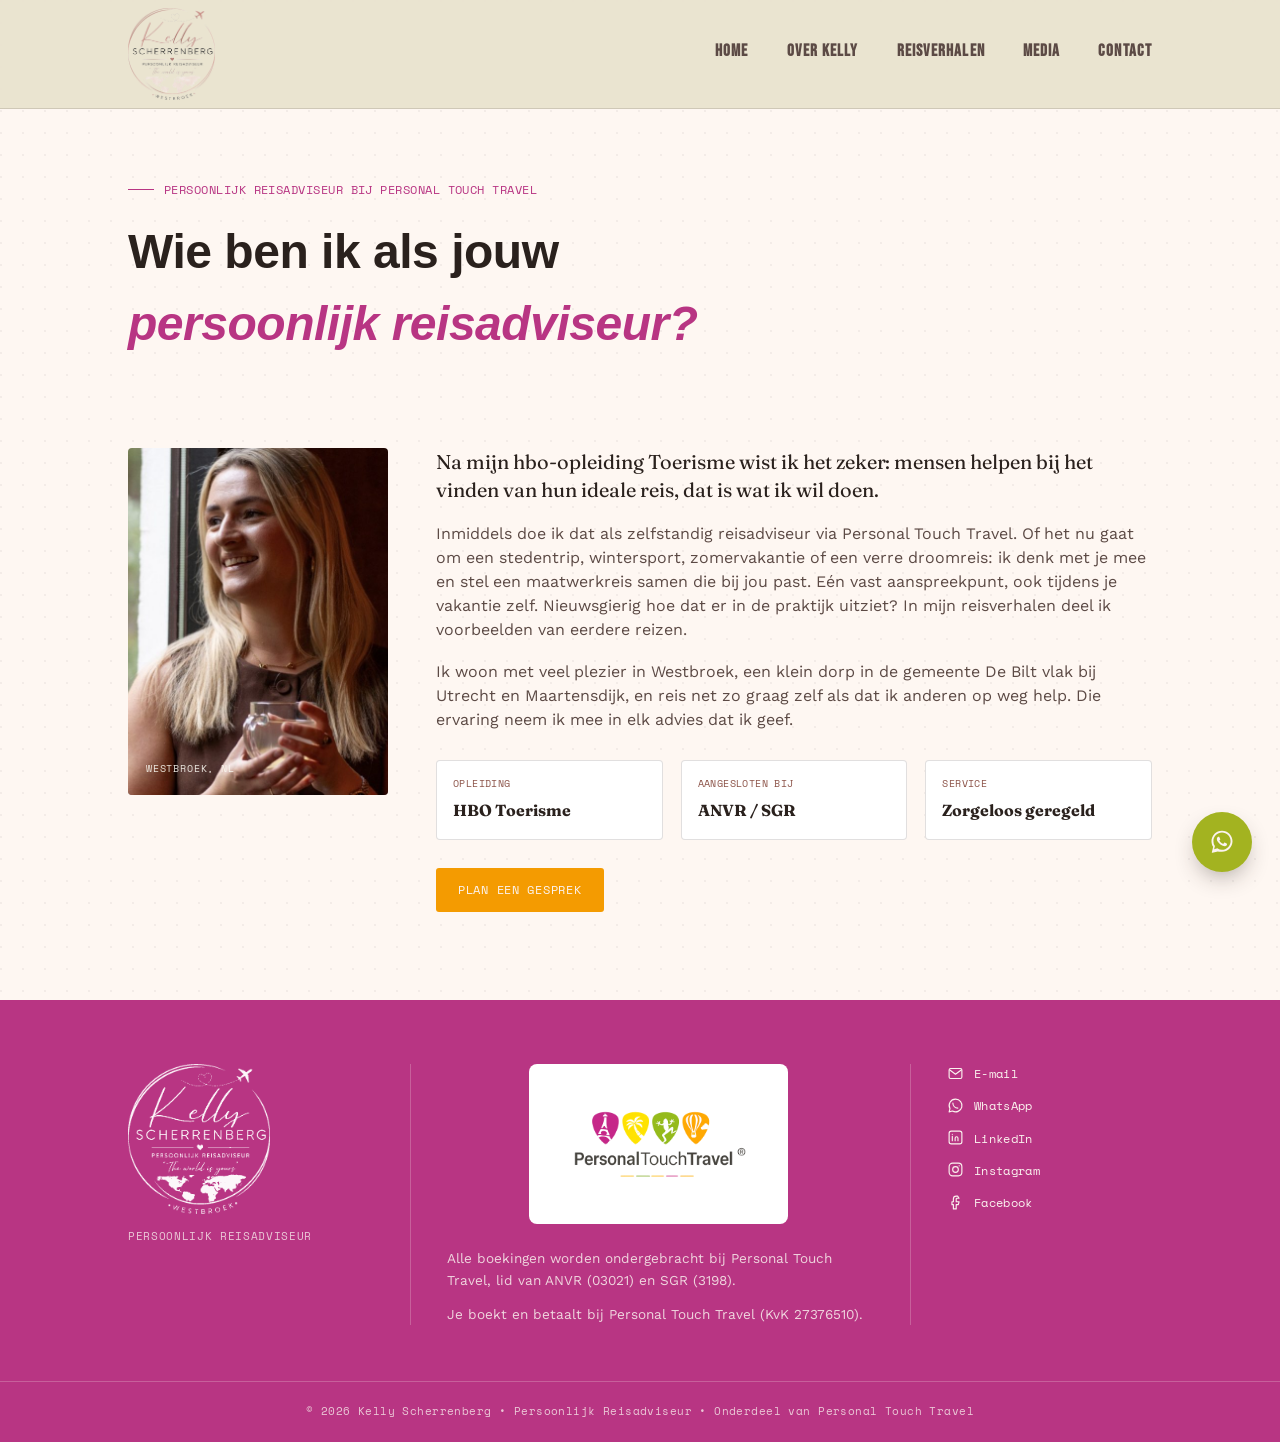
<file: over-kelly.html>
<!DOCTYPE html>
<html lang="nl">
<head>
<meta charset="UTF-8">
<meta name="viewport" content="width=device-width, initial-scale=1.0">
<title>Over Kelly — Persoonlijk Reisadviseur in Utrecht</title>
<meta name="description" content="Maak kennis met Kelly Scherrenberg: zelfstandig reisadviseur en specialist in maatwerkreizen, woonachtig vlak bij Utrecht. Persoonlijk advies, aangesloten bij ANVR/SGR via Personal Touch Travel.">
<link rel="canonical" href="https://nickboshuis10-web.github.io/Website-Kelly/over-kelly.html">
<meta property="og:type" content="profile">
<meta property="og:site_name" content="Kelly Scherrenberg — Personal Touch Travel">
<meta property="og:title" content="Over Kelly — Persoonlijk Reisadviseur in Utrecht">
<meta property="og:description" content="Maak kennis met Kelly Scherrenberg: zelfstandig reisadviseur en specialist in maatwerkreizen, woonachtig vlak bij Utrecht. Persoonlijk advies, aangesloten bij ANVR/SGR via Personal Touch Travel.">
<meta property="og:url" content="https://nickboshuis10-web.github.io/Website-Kelly/over-kelly.html">
<meta property="og:image" content="https://nickboshuis10-web.github.io/Website-Kelly/images/kelly-portret.jpg">
<meta property="og:locale" content="nl_NL">
<meta name="twitter:card" content="summary_large_image">
<meta name="twitter:title" content="Over Kelly — Persoonlijk Reisadviseur in Utrecht">
<meta name="twitter:description" content="Maak kennis met Kelly Scherrenberg: zelfstandig reisadviseur en specialist in maatwerkreizen, woonachtig vlak bij Utrecht. Persoonlijk advies, aangesloten bij ANVR/SGR via Personal Touch Travel.">
<meta name="twitter:image" content="https://nickboshuis10-web.github.io/Website-Kelly/images/kelly-portret.jpg">
<link rel="preconnect" href="https://fonts.googleapis.com">
<link href="https://fonts.googleapis.com/css2?family=Bebas+Neue&family=Fraunces:opsz,wght@9..144,400;9..144,500;9..144,600;9..144,700&family=Work+Sans:wght@400;500;600&family=Space+Mono:wght@400;700&display=swap" rel="stylesheet">
<link rel="stylesheet" href="theme.css">
<style>

  *{box-sizing:border-box; margin:0; padding:0;}

  html{scroll-behavior:smooth;}

  body{
    background:var(--paper);
    background-image:
      radial-gradient(circle at 1px 1px, rgba(42,33,29,0.05) 1px, transparent 0);
    background-size: 22px 22px;
    color:var(--ink);
    font-family:'Work Sans', sans-serif;
    line-height:1.5;
    -webkit-font-smoothing:antialiased;
  }

  h1,h2,h3{
    font-family:'Fredoka', sans-serif;
    font-weight:600;
    letter-spacing:-0.01em;
    color:var(--ink);
  }

  .mono{
    font-family:'Space Mono', monospace;
    letter-spacing:0.04em;
    text-transform:uppercase;
  }

  a{color:inherit; text-decoration:none;}

  .wrap{
    max-width:1080px;
    margin:0 auto;
    padding:0 28px;
  }

  /* ---------- NAV ---------- */
  nav{
    position:sticky;
    top:0;
    z-index:50;
    background:rgba(233,226,206,0.92);
    backdrop-filter:blur(6px);
    border-bottom:1px solid var(--line);
  }
  nav .wrap{
    display:flex;
    align-items:center;
    justify-content:space-between;
    padding-top:8px;
    padding-bottom:8px;
  }
  .brand{
    font-family:'Fraunces', serif;
    font-weight:600;
    font-size:1.15rem;
  }
  .brand span{color:var(--teal);}
  .brand-logo{
    height:92px;
    width:auto;
    display:block;
  }
  .nav-links{
    display:flex;
    align-items:center;
    gap:38px;
    font-size:0.85rem;
  }
  .nav-links a{
    font-family:'Bebas Neue', sans-serif;
    text-transform:uppercase;
    letter-spacing:0.065em;
    font-size:1.06rem;
    font-weight:700;
    color:var(--ink-soft);
    position:relative;
    padding-bottom:4px;
    transition:color 0.2s ease;
  }
  .nav-links a:hover{color:var(--teal);}
  .nav-links a::after{
    content:'';
    position:absolute;
    left:0; bottom:0;
    width:0%;
    height:1px;
    background:var(--teal);
    transition:width 0.25s ease;
  }
  .nav-links a:hover::after{width:100%;}
  .nav-toggle{
    display:none;
    flex-direction:column;
    justify-content:center;
    gap:5px;
    width:32px;
    height:32px;
    background:none;
    border:none;
    padding:0;
    cursor:pointer;
    z-index:60;
  }
  .nav-toggle span{
    display:block;
    width:100%;
    height:2px;
    background:var(--ink);
    border-radius:1px;
    transition:transform 0.25s ease, opacity 0.25s ease;
  }
  .nav-toggle.open span:nth-child(1){transform:translateY(7px) rotate(45deg);}
  .nav-toggle.open span:nth-child(2){opacity:0;}
  .nav-toggle.open span:nth-child(3){transform:translateY(-7px) rotate(-45deg);}
  @media (max-width:900px){
    .brand-logo{height:76px;}
  }
  @media (max-width:640px){
    nav .wrap{padding-top:6px; padding-bottom:6px; position:relative;}
    .brand-logo{height:60px;}
    .nav-toggle{display:flex;}
    .nav-links{
      display:flex;
      position:absolute;
      top:100%;
      left:0;
      right:0;
      flex-direction:column;
      align-items:stretch;
      gap:0;
      background:rgba(233,226,206,0.98);
      backdrop-filter:blur(6px);
      border-bottom:1px solid var(--line);
      max-height:0;
      overflow:hidden;
      transition:max-height 0.3s ease;
    }
    .nav-links.open{max-height:400px;}
    .nav-links a{
      padding:16px 28px;
      border-top:1px solid var(--line);
    }
    .nav-links a::after{display:none;}
  }

  /* ---------- HERO / BOARDING PASS ---------- */
  header.hero{
    padding:72px 0 40px;
  }
  .eyebrow{
    font-size:0.72rem;
    color:var(--teal);
    margin-bottom:18px;
    display:flex;
    align-items:center;
    gap:10px;
  }
  .eyebrow::before{
    content:'';
    width:26px;
    height:1px;
    background:var(--teal);
    display:inline-block;
  }

  .boarding-pass{
    background:var(--card);
    border-radius:6px;
    box-shadow: 0 1px 0 rgba(29,43,40,0.05), 0 18px 40px -20px rgba(29,43,40,0.35);
    display:grid;
    grid-template-columns: 1fr 220px;
    overflow:hidden;
    position:relative;
    border:1px solid var(--line);
  }
  .bp-main{
    padding:44px 40px;
    position:relative;
  }
  .bp-main h1{
    font-size:clamp(2.1rem, 4.6vw, 3.4rem);
    line-height:1.05;
    margin-bottom:18px;
  }
  .bp-main h1 em{
    font-style:italic;
    color:var(--teal);
  }
  .bp-main p.lede{
    max-width:460px;
    color:var(--ink-soft);
    font-size:1.02rem;
    margin-bottom:30px;
  }
  .route-row{
    display:flex;
    align-items:center;
    gap:18px;
    margin-bottom:34px;
  }
  .route-city{
    font-family:'Space Mono', monospace;
    font-weight:700;
    font-size:1.3rem;
  }
  .route-line{
    flex:1;
    position:relative;
    height:1px;
    background:repeating-linear-gradient(to right, var(--ink-soft) 0 6px, transparent 6px 12px);
  }
  .route-line::after{
    content:'✈';
    position:absolute;
    top:-9px; left:50%;
    transform:translateX(-50%);
    font-size:0.85rem;
    color:var(--teal);
    background:var(--card);
    padding:0 6px;
  }
  .cta-row{display:flex; gap:14px; flex-wrap:wrap;}
  .btn{
    font-family:'Space Mono', monospace;
    font-size:0.75rem;
    text-transform:uppercase;
    letter-spacing:0.06em;
    padding:13px 22px;
    border-radius:3px;
    display:inline-block;
    transition:transform 0.2s ease, box-shadow 0.2s ease;
  }
  .btn-primary{
    background:#F49B01;
    color:var(--paper-light);
  }
  .btn-primary:hover{
    transform:translateY(-2px);
    box-shadow:0 10px 20px -10px var(--teal-deep);
  }
  .btn-ghost{
    border:1px solid var(--ink);
    color:var(--ink);
  }
  .btn-ghost:hover{background:var(--ink); color:var(--paper-light);}

  .bp-stub{
    background:var(--teal);
    color:var(--paper-light);
    padding:32px 24px;
    position:relative;
    display:flex;
    flex-direction:column;
    justify-content:space-between;
  }
  .bp-stub::before{
    content:'';
    position:absolute;
    left:-8px; top:0; bottom:0;
    width:16px;
    background-image: radial-gradient(circle, var(--paper) 5px, transparent 5.5px);
    background-size: 16px 22px;
    background-repeat: repeat-y;
    background-position: center;
  }
  .stub-label{
    font-family:'Space Mono', monospace;
    font-size:0.65rem;
    text-transform:uppercase;
    letter-spacing:0.08em;
    opacity:0.75;
    margin-bottom:4px;
  }
  .stub-value{
    font-family:'Fraunces', serif;
    font-size:1.1rem;
    margin-bottom:18px;
  }
  .stamp-badge{
    align-self:flex-end;
    width:64px;
    height:64px;
    border:2px solid rgba(251,248,241,0.6);
    border-radius:50%;
    display:flex;
    align-items:center;
    justify-content:center;
    text-align:center;
    font-family:'Space Mono', monospace;
    font-size:0.55rem;
    text-transform:uppercase;
    letter-spacing:0.04em;
    transform:rotate(-14deg);
    line-height:1.2;
  }

  @media (max-width:760px){
    .boarding-pass{grid-template-columns:1fr;}
    .bp-stub{
      flex-direction:row;
      align-items:center;
      gap:20px;
    }
    .bp-stub::before{
      left:0; right:0; top:-8px; bottom:auto; height:16px; width:auto;
      background-size:22px 16px;
      background-position:center;
    }
    .stamp-badge{align-self:center; flex-shrink:0;}
  }

  /* ---------- SECTION SHARED ---------- */
  section{padding:88px 0;}
  .section-head{
    display:flex;
    align-items:baseline;
    justify-content:space-between;
    margin-bottom:44px;
    flex-wrap:wrap;
    gap:12px;
    border-bottom:1px solid var(--line);
    padding-bottom:20px;
  }
  .section-head h2{font-size:clamp(1.6rem, 3vw, 2.2rem);}
  .section-num{
    font-family:'Space Mono', monospace;
    font-size:0.75rem;
    color:var(--ink-soft);
  }

  /* ---------- ABOUT ---------- */
  .about-grid{
    display:grid;
    grid-template-columns: 260px 1fr;
    gap:48px;
    align-items:start;
  }
  .about-photo{
    aspect-ratio: 3/4;
    border-radius:4px;
    position:relative;
    overflow:hidden;
    display:flex;
    align-items:flex-end;
    padding:18px;
  }
  .about-photo img{
    position:absolute;
    inset:0;
    width:100%;
    height:100%;
    object-fit:cover;
  }
  .about-photo::before{
    content:'';
    position:absolute;
    inset:0;
    background:linear-gradient(0deg, rgba(42,33,29,0.55) 0%, rgba(42,33,29,0) 45%);
  }
  .about-photo::after{
    content:'WESTBROEK, NL';
    font-family:'Space Mono', monospace;
    font-size:0.65rem;
    color:rgba(251,248,241,0.9);
    letter-spacing:0.08em;
    position:relative;
    z-index:1;
  }
  .about-copy p{margin-bottom:18px; color:var(--ink-soft);}
  .about-copy p:first-of-type{
    font-family:'Fraunces', serif;
    font-size:1.25rem;
    color:var(--ink);
    line-height:1.4;
  }
  .facts{
    display:grid;
    grid-template-columns:repeat(3,1fr);
    gap:18px;
    margin-top:28px;
  }
  .fact{
    border:1px solid var(--line);
    border-radius:4px;
    padding:16px;
    background:var(--card);
  }
  .fact .mono{font-size:0.62rem; color:var(--teal-deep); margin-bottom:6px; display:block;}
  .fact strong{font-family:'Fraunces', serif; font-size:1rem;}

  @media (max-width:700px){
    .about-grid{grid-template-columns:1fr;}
    .about-photo{aspect-ratio:16/9;}
    .facts{grid-template-columns:1fr 1fr;}
  }

  /* ---------- POSTCARDS / STORIES ---------- */
  .postcard-grid{
    display:grid;
    grid-template-columns:repeat(3, 1fr);
    gap:28px;
  }
  .postcard{
    background:var(--card);
    border:1px solid var(--line);
    border-radius:4px;
    overflow:hidden;
    position:relative;
    transition:transform 0.3s ease, box-shadow 0.3s ease;
  }
  .postcard:hover{
    transform:translateY(-6px) rotate(-0.6deg);
    box-shadow:0 22px 40px -22px rgba(29,43,40,0.4);
  }
  .postcard-photo{
    aspect-ratio:4/3;
    background:linear-gradient(135deg, var(--gold) 0%, var(--teal) 100%);
    position:relative;
  }
  .postcard-stamp{
    position:absolute;
    top:14px; right:14px;
    width:46px; height:46px;
    border:1.5px dashed rgba(251,248,241,0.85);
    border-radius:50%;
    display:flex;
    align-items:center;
    justify-content:center;
    font-family:'Space Mono', monospace;
    font-size:0.55rem;
    color:rgba(251,248,241,0.9);
    transform:rotate(8deg);
    text-align:center;
  }
  .postcard-body{padding:22px;}
  .postcard-body .mono{font-size:0.62rem; color:var(--teal-deep); margin-bottom:10px; display:block;}
  .postcard-body h3{font-size:1.15rem; margin-bottom:10px;}
  .postcard-body p{color:var(--ink-soft); font-size:0.92rem;}

  @media (max-width:860px){
    .postcard-grid{grid-template-columns:1fr 1fr;}
  }
  @media (max-width:600px){
    .postcard-grid{grid-template-columns:1fr;}
  }

  /* ---------- QUOTES ---------- */
  .quote-strip{
    background:var(--ink);
    color:var(--paper-light);
    border-radius:6px;
    padding:52px 44px;
    display:grid;
    grid-template-columns:repeat(3, 1fr);
    gap:28px 36px;
  }
  .quote-strip blockquote{
    font-family:'Fraunces', serif;
    font-size:1rem;
    line-height:1.5;
    font-style:italic;
  }
  .quote-strip cite{
    display:block;
    margin-top:14px;
    font-family:'Space Mono', monospace;
    font-style:normal;
    font-size:0.68rem;
    letter-spacing:0.06em;
    text-transform:uppercase;
    color:var(--gold);
  }
  .google-badge{
    display:inline-flex;
    align-items:center;
    gap:10px;
    font-family:'Space Mono', monospace;
    font-size:0.72rem;
    letter-spacing:0.04em;
    color:var(--ink-soft);
    border:1px solid var(--line);
    background:var(--card);
    padding:8px 14px;
    border-radius:30px;
  }
  .google-badge .stars{color:var(--gold); letter-spacing:1px;}
  .google-badge:hover{color:var(--teal-deep); border-color:var(--teal);}
  @media (max-width:860px){
    .quote-strip{grid-template-columns:1fr 1fr;}
  }
  @media (max-width:700px){
    .quote-strip{grid-template-columns:1fr; padding:36px 26px;}
  }

  /* ---------- CONTACT ---------- */
  .contact-panel{
    background:var(--card);
    border:1px solid var(--line);
    border-radius:6px;
    padding:48px;
    display:grid;
    grid-template-columns:1.2fr 1fr;
    gap:40px;
  }
  .contact-panel h2{font-size:1.8rem; margin-bottom:14px;}
  .contact-panel p{color:var(--ink-soft); margin-bottom:26px; max-width:420px;}
  .contact-list{list-style:none;}
  .contact-list li{
    padding:14px 0;
    border-top:1px solid var(--line);
    display:grid;
    grid-template-columns:100px 1fr;
    align-items:start;
    gap:8px;
    font-size:0.92rem;
  }
  .contact-list li:last-child{border-bottom:1px solid var(--line);}
  .contact-list .mono{font-size:0.65rem; color:var(--teal-deep); padding-top:2px;}
  .contact-list a{word-break:break-word;}
  .contact-list a:hover{color:var(--teal);}

  @media (max-width:700px){
    .contact-panel{grid-template-columns:1fr; padding:32px 26px;}
  }

  /* ---------- FOOTER ---------- */
  .site-footer{
    background:var(--teal);
    color:var(--paper-light);
    padding:64px 0 0;
  }
  .footer-grid{
    display:grid;
    grid-template-columns:1fr 1.9fr 1fr;
    gap:40px;
    padding-bottom:56px;
  }
  .footer-col{
    padding-left:36px;
    border-left:1px solid rgba(251,248,241,0.22);
  }
  .footer-col:first-child{
    padding-left:0;
    border-left:none;
  }
  .footer-brand{
    display:flex;
    flex-direction:column;
    align-items:flex-start;
    gap:14px;
  }
  .footer-ptt{
    background:#FFFFFF;
    border-radius:8px;
    padding:30px 36px;
    display:inline-block;
    line-height:0;
    margin-bottom:24px;
    align-self:center;
  }
  .footer-ptt img{
    height:100px;
    width:auto;
    display:block;
  }
  .footer-logo{
    height:150px;
    width:auto;
    filter:brightness(0) invert(1);
    opacity:0.96;
  }
  .footer-tagline{
    font-family:'Space Mono', monospace;
    font-size:0.7rem;
    text-transform:uppercase;
    letter-spacing:0.06em;
    color:rgba(251,248,241,0.75);
  }
  .footer-legal{
    display:flex;
    flex-direction:column;
    justify-content:center;
  }
  .footer-legal p{
    font-size:0.85rem;
    line-height:1.6;
    color:rgba(251,248,241,0.82);
    margin-bottom:12px;
  }
  .footer-legal p:last-child{margin-bottom:0;}
  .footer-contact{
    display:flex;
    flex-direction:column;
    gap:14px;
  }
  .footer-contact-link{
    display:flex;
    align-items:center;
    gap:10px;
    font-family:'Space Mono', monospace;
    font-size:0.76rem;
    letter-spacing:0.03em;
    color:var(--paper-light);
    cursor:pointer;
    transition:color 0.2s ease, transform 0.2s ease;
    width:fit-content;
  }
  .footer-contact-link svg{
    width:17px;
    height:17px;
    flex-shrink:0;
    transition:transform 0.2s ease;
  }
  .footer-contact-link:hover{
    color:var(--gold);
    transform:translateX(3px);
  }
  .footer-contact-link:hover svg{transform:scale(1.12);}
  .footer-bottom{
    border-top:1px solid rgba(251,248,241,0.22);
    padding:22px 0;
    text-align:center;
  }
  .footer-bottom p{
    font-family:'Space Mono', monospace;
    font-size:0.66rem;
    letter-spacing:0.04em;
    color:rgba(251,248,241,0.75);
  }
  @media (max-width:900px){
    .footer-grid{grid-template-columns:1fr 1fr; row-gap:44px;}
    .footer-col:nth-child(3){border-left:none; padding-left:0;}
  }
  @media (max-width:600px){
    .footer-grid{grid-template-columns:1fr; row-gap:36px; padding-bottom:40px;}
    .footer-col{border-left:none; padding-left:0; border-top:1px solid rgba(251,248,241,0.22); padding-top:32px;}
    .footer-col:first-child{border-top:none; padding-top:0;}
  }

  /* ---------- REVEAL ---------- */
  .reveal{
    opacity:0;
    transform:translateY(18px);
    transition:opacity 0.7s ease, transform 0.7s ease;
  }
  .reveal.in{opacity:1; transform:translateY(0);}

  @media (prefers-reduced-motion: reduce){
    .reveal{opacity:1; transform:none; transition:none;}
    .postcard:hover{transform:none;}
  }

  a:focus-visible, .btn:focus-visible{
    outline:2px solid var(--teal-deep);
    outline-offset:3px;
  }
</style>
<style>
  /* ---------- WHATSAPP FLOAT ---------- */
  .wa-float{
    position:fixed;
    right:28px;
    bottom:28px;
    z-index:180;
  }
  .wa-button{
    width:60px;
    height:60px;
    border-radius:50%;
    background:var(--whatsapp);
    color:var(--paper-light);
    display:flex;
    align-items:center;
    justify-content:center;
    box-shadow:0 10px 24px -8px rgba(42,33,29,0.45);
    transition:transform 0.2s ease, background-color 0.2s ease, box-shadow 0.2s ease;
    cursor:pointer;
  }
  .wa-icon{width:28px; height:28px; display:block;}
  .wa-button:hover{
    transform:scale(1.05);
    background:var(--teal-deep);
    box-shadow:0 14px 30px -8px rgba(42,33,29,0.55);
  }
  .wa-button:focus-visible{
    outline:2px solid var(--teal-deep);
    outline-offset:3px;
  }
  .wa-tooltip{
    position:absolute;
    right:72px;
    bottom:12px;
    background:var(--card);
    color:var(--ink);
    padding:12px 18px;
    border-radius:10px;
    box-shadow:0 12px 28px -10px rgba(42,33,29,0.35);
    font-family:'Work Sans', sans-serif;
    font-size:0.85rem;
    line-height:1.45;
    white-space:nowrap;
    opacity:0;
    transform:translateX(8px);
    pointer-events:none;
    transition:opacity 0.35s ease, transform 0.35s ease;
  }
  .wa-tooltip strong{display:block; font-weight:600;}
  .wa-tooltip::after{
    content:'';
    position:absolute;
    right:-6px;
    bottom:18px;
    width:12px;
    height:12px;
    background:var(--card);
    transform:rotate(45deg);
  }
  .wa-tooltip.show{
    opacity:1;
    transform:translateX(0);
    pointer-events:auto;
  }
  @media (hover:hover) and (min-width:641px){
    .wa-float:hover .wa-tooltip{
      opacity:1;
      transform:translateX(0);
      pointer-events:auto;
    }
  }
  @media (max-width:640px){
    .wa-float{right:20px; bottom:20px;}
    .wa-tooltip{display:none !important;}
  }
</style>
<script type="application/ld+json">
{
  "@context": "https://schema.org",
  "@type": "Person",
  "name": "Kelly Scherrenberg",
  "jobTitle": "Persoonlijk Reisadviseur",
  "worksFor": {
    "@type": "TravelAgency",
    "name": "Personal Touch Travel"
  },
  "url": "https://nickboshuis10-web.github.io/Website-Kelly/over-kelly.html",
  "image": "https://nickboshuis10-web.github.io/Website-Kelly/images/kelly-portret.jpg",
  "email": "kelly.scherrenberg@personaltouchtravel.nl",
  "homeLocation": {
    "@type": "Place",
    "name": "Westbroek",
    "address": {
      "@type": "PostalAddress",
      "addressLocality": "Westbroek",
      "addressRegion": "Gemeente De Bilt",
      "addressCountry": "NL"
    }
  },
  "knowsAbout": [
    "Persoonlijk reisadvies",
    "Maatwerkreizen",
    "Stedentrips",
    "Wintersportvakanties",
    "Verre reizen"
  ],
  "sameAs": [
    "https://www.linkedin.com/in/kelly-scherrenberg/",
    "https://www.instagram.com/kelly.personaltouchtravel",
    "https://www.facebook.com/kellyscherrenbergpersonaltouchtravel"
  ]
}
</script>
</head>
<body>

<nav>
  <div class="wrap">
    <a href="index.html"><img class="brand-logo" src="images/logo.png" alt="Kelly Scherrenberg — Persoonlijk Reisadviseur"></a>
    <div class="nav-links">
      <a href="index.html">Home</a>
      <a href="over-kelly.html">Over Kelly</a>
      <a href="reisverhalen.html">Reisverhalen</a>
      <a href="media.html">Media</a>
      <a href="contact.html">Contact</a>
    </div>
    <button class="nav-toggle" id="navToggle" aria-label="Menu openen" aria-expanded="false">
      <span></span><span></span><span></span>
    </button>
  </div>
</nav>
<script>
  (function(){
    var toggle = document.getElementById('navToggle');
    var links = document.querySelector('.nav-links');
    if (!toggle || !links) return;
    toggle.addEventListener('click', function(){
      var isOpen = links.classList.toggle('open');
      toggle.classList.toggle('open', isOpen);
      toggle.setAttribute('aria-expanded', isOpen ? 'true' : 'false');
    });
    links.querySelectorAll('a').forEach(function(a){
      a.addEventListener('click', function(){
        links.classList.remove('open');
        toggle.classList.remove('open');
        toggle.setAttribute('aria-expanded', 'false');
      });
    });
  })();
</script>

<header class="hero" style="padding-bottom:0;">
  <div class="wrap">
    <div class="eyebrow mono">Persoonlijk reisadviseur bij Personal Touch Travel</div>
    <h1 style="font-size:clamp(2rem, 4vw, 3rem); max-width:600px;">Wie ben ik als jouw <em style="font-style:italic; color:var(--teal);">persoonlijk reisadviseur?</em></h1>
  </div>
</header>

<section>
  <div class="wrap">
    <div class="about-grid">
      <div class="about-photo reveal"><img src="images/kelly-portret.jpg" alt="Kelly Scherrenberg, persoonlijk reisadviseur" loading="lazy"></div>
      <div class="about-copy reveal">
        <p>Na mijn hbo-opleiding Toerisme wist ik het zeker: mensen helpen bij het vinden van hun ideale reis, dat is wat ik wil doen.</p>
        <p>Inmiddels doe ik dat als zelfstandig reisadviseur via Personal Touch Travel. Of het nu gaat om een stedentrip, wintersport, zomervakantie of een verre droomreis: ik denk met je mee en stel een maatwerkreis samen die bij jou past. Eén vast aanspreekpunt, ook tijdens je vakantie zelf. Nieuwsgierig hoe dat er in de praktijk uitziet? In mijn <a href="reisverhalen.html">reisverhalen</a> deel ik voorbeelden van eerdere reizen.</p>
        <p>Ik woon met veel plezier in Westbroek, een klein dorp in de gemeente De Bilt vlak bij Utrecht en Maartensdijk, en reis net zo graag zelf als dat ik anderen op weg help. Die ervaring neem ik mee in elk advies dat ik geef.</p>
        <div class="facts">
          <div class="fact">
            <span class="mono">Opleiding</span>
            <strong>HBO Toerisme</strong>
          </div>
          <div class="fact">
            <span class="mono">Aangesloten bij</span>
            <strong>ANVR / SGR</strong>
          </div>
          <div class="fact">
            <span class="mono">SERVICE</span>
            <strong>Zorgeloos geregeld</strong>
          </div>
        </div>
        <a href="contact.html#contact" class="btn btn-primary" style="margin-top:28px; display:inline-block;">Plan een gesprek</a>
      </div>
    </div>
  </div>
</section>

<footer class="site-footer">
  <div class="wrap footer-grid">
    <div class="footer-col footer-brand">
      <img class="footer-logo" src="images/logo.png" alt="Kelly Scherrenberg">
      <p class="footer-tagline">Persoonlijk Reisadviseur</p>
    </div>
    <div class="footer-col footer-legal">
      <div class="footer-ptt"><img src="images/personal-touch-travel-logo.png" alt="Personal Touch Travel"></div>
      <p>Alle boekingen worden ondergebracht bij Personal Touch Travel, lid van ANVR (03021) en SGR (3198).</p>
      <p>Je boekt en betaalt bij Personal Touch Travel (KvK 27376510).</p>
    </div>
    <div class="footer-col footer-contact">
      <a class="footer-contact-link" href="mailto:kelly.scherrenberg@personaltouchtravel.nl">
        <svg viewBox="0 0 24 24" fill="none" stroke="currentColor" stroke-width="1.6" stroke-linecap="round" stroke-linejoin="round"><rect x="3" y="5" width="18" height="14" rx="2"/><path d="M4 7l8 6 8-6"/></svg>
        E-mail
      </a>
      <a class="footer-contact-link" href="https://wa.me/31647268845" target="_blank" rel="noopener">
        <svg viewBox="0 0 24 24" fill="none" stroke="currentColor" stroke-width="1.6" stroke-linecap="round" stroke-linejoin="round"><path d="M12 3a9 9 0 0 0-7.8 13.4L3 21l4.7-1.2A9 9 0 1 0 12 3z"/><path d="M8.3 8.6c0 4.2 3 7.1 7 7.1"/></svg>
        WhatsApp
      </a>
      <a class="footer-contact-link" href="https://www.linkedin.com/in/kelly-scherrenberg/" target="_blank" rel="noopener">
        <svg viewBox="0 0 24 24" fill="none" stroke="currentColor" stroke-width="1.6" stroke-linecap="round" stroke-linejoin="round"><rect x="3" y="3" width="18" height="18" rx="3"/><path d="M7.5 10.5v6M7.5 7.5v.01"/><path d="M11.5 16.5v-3.5a2 2 0 0 1 4 0v3.5M11.5 13v3.5"/></svg>
        LinkedIn
      </a>
      <a class="footer-contact-link" href="https://www.instagram.com/kelly.personaltouchtravel" target="_blank" rel="noopener">
        <svg viewBox="0 0 24 24" fill="none" stroke="currentColor" stroke-width="1.6" stroke-linecap="round" stroke-linejoin="round"><rect x="3" y="3" width="18" height="18" rx="5"/><circle cx="12" cy="12" r="4"/><circle cx="17.2" cy="6.8" r="0.9" fill="currentColor" stroke="none"/></svg>
        Instagram
      </a>
      <a class="footer-contact-link" href="https://www.facebook.com/kellyscherrenbergpersonaltouchtravel" target="_blank" rel="noopener">
        <svg viewBox="0 0 24 24" fill="none" stroke="currentColor" stroke-width="1.6" stroke-linecap="round" stroke-linejoin="round"><path d="M15 3h-2a4 4 0 0 0-4 4v4H7v4h2v6h4v-6h3l1-4h-4V7a1 1 0 0 1 1-1h3z"/></svg>
        Facebook
      </a>
    </div>
  </div>
  <div class="footer-bottom">
    <p>&copy; 2026 Kelly Scherrenberg &bull; Persoonlijk Reisadviseur &bull; Onderdeel van Personal Touch Travel</p>
  </div>
</footer>

<script>
  const els = document.querySelectorAll('.reveal');
  const obs = new IntersectionObserver((entries)=>{
    entries.forEach(e=>{
      if(e.isIntersecting){ e.target.classList.add('in'); obs.unobserve(e.target); }
    });
  }, {threshold:0.15});
  els.forEach(el=>obs.observe(el));
</script>

<div class="wa-float" id="waFloat">
  <div class="wa-tooltip" id="waTooltip">
    <strong>&#128075; Heb je reisplannen?</strong>
    App me gerust!
  </div>
  <a class="wa-button" href="https://wa.me/31647268845" target="_blank" rel="noopener" aria-label="Stuur een WhatsApp bericht naar Kelly">
    <svg class="wa-icon" viewBox="0 0 32 32" fill="currentColor" aria-hidden="true">
      <path d="M16.001 3C9.373 3 4 8.373 4 15c0 2.396.702 4.63 1.912 6.507L4.4 27.6a.6.6 0 0 0 .73.73l6.093-1.512A11.94 11.94 0 0 0 16.001 27C22.627 27 28 21.627 28 15S22.627 3 16.001 3zm0 21.818a9.78 9.78 0 0 1-4.98-1.36l-.357-.212-3.62.898.912-3.526-.233-.373A9.76 9.76 0 0 1 6.182 15c0-5.415 4.404-9.818 9.819-9.818 5.414 0 9.818 4.403 9.818 9.818 0 5.414-4.404 9.818-9.818 9.818z"/>
      <path d="M21.155 17.626c-.286-.143-1.693-.836-1.955-.932-.262-.096-.453-.143-.644.143-.19.286-.738.932-.905 1.123-.167.19-.334.215-.62.072-.286-.143-1.207-.445-2.3-1.42-.85-.758-1.424-1.694-1.591-1.98-.167-.286-.018-.44.126-.583.129-.128.286-.334.43-.5.143-.167.19-.286.286-.477.096-.19.048-.358-.024-.5-.072-.143-.644-1.554-.883-2.128-.233-.56-.47-.484-.644-.492l-.548-.01c-.19 0-.5.072-.762.358-.262.286-1 1-1 2.44 0 1.44 1.024 2.83 1.166 3.024.143.19 2.015 3.08 4.884 4.32.682.294 1.215.47 1.63.6.685.218 1.31.187 1.803.113.55-.082 1.693-.692 1.933-1.36.238-.668.238-1.24.167-1.36-.072-.12-.262-.19-.548-.334z"/>
    </svg>
  </a>
</div>
<script>
  (function(){
    var tooltip = document.getElementById('waTooltip');
    if (!tooltip) return;
    if (window.matchMedia('(min-width:641px)').matches) {
      setTimeout(function(){
        tooltip.classList.add('show');
        setTimeout(function(){ tooltip.classList.remove('show'); }, 5000);
      }, 3500);
    }
  })();
</script>
</body>
</html>
</file>
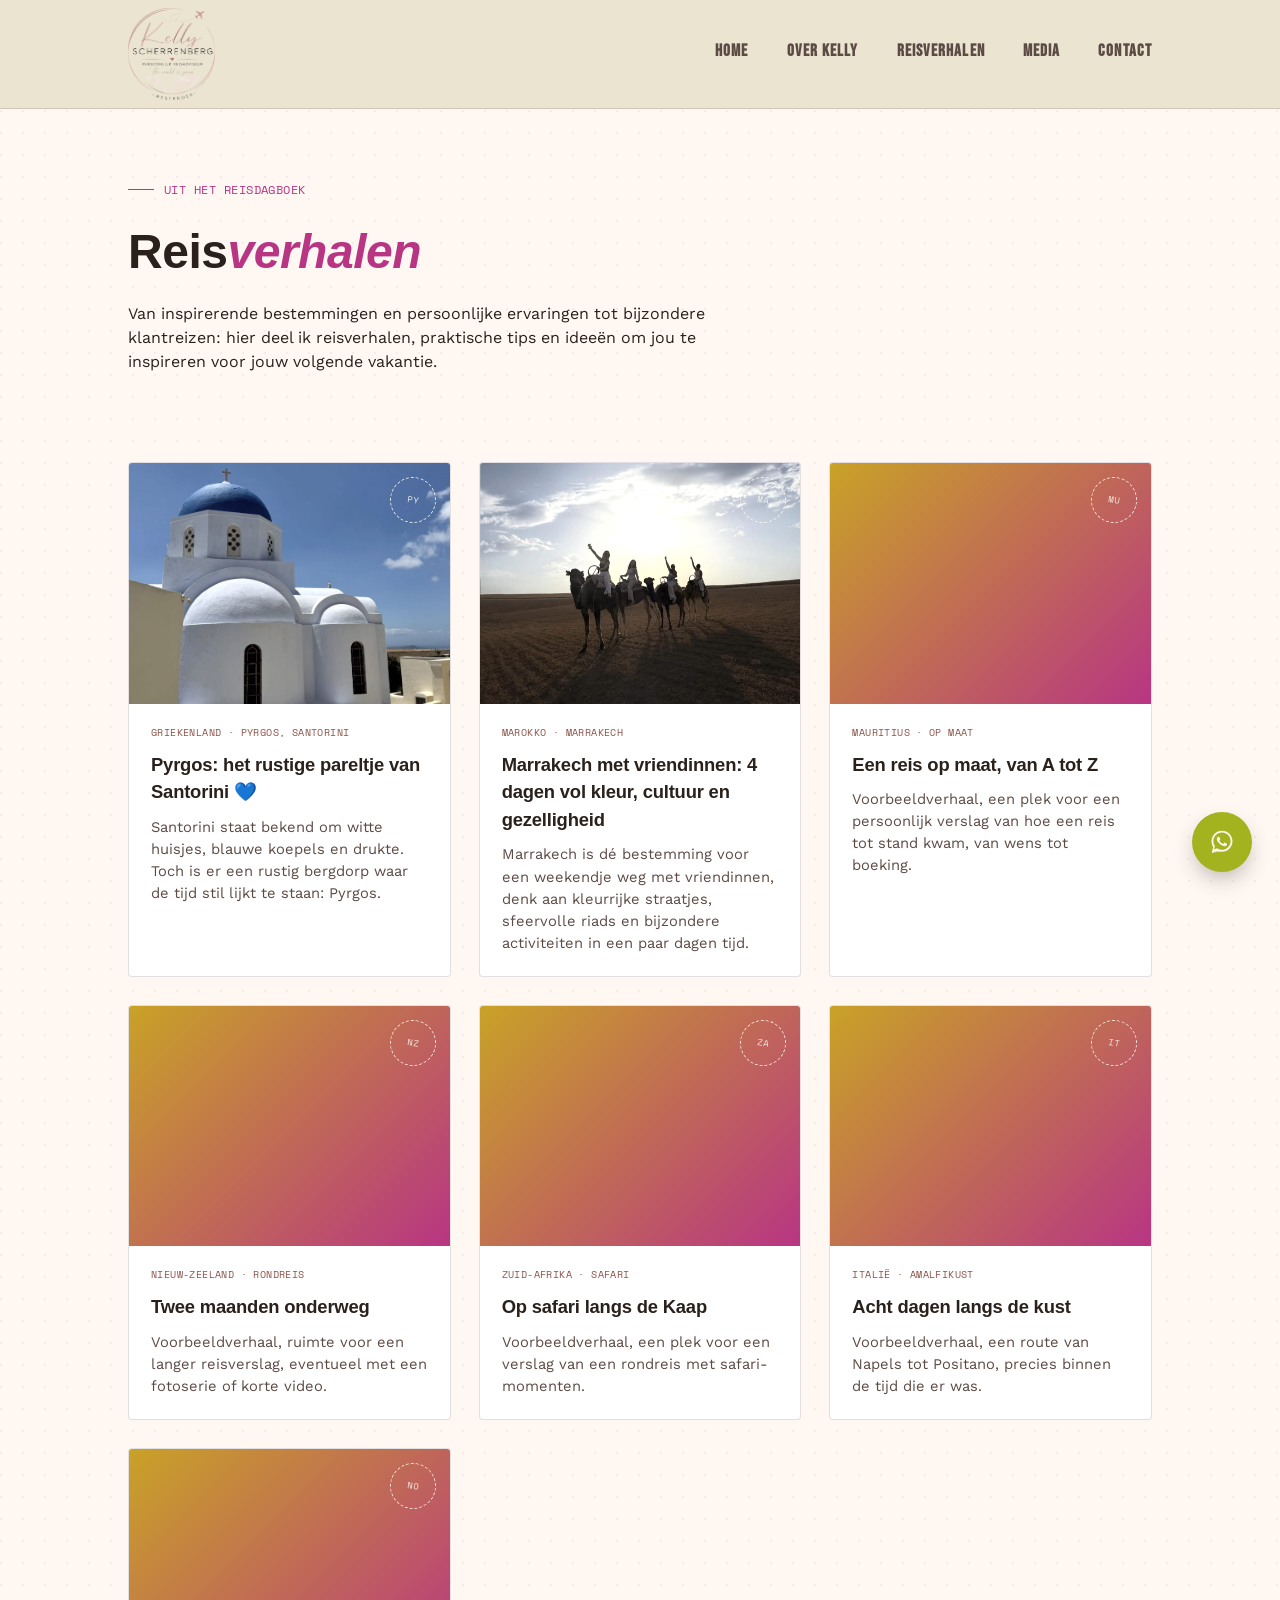
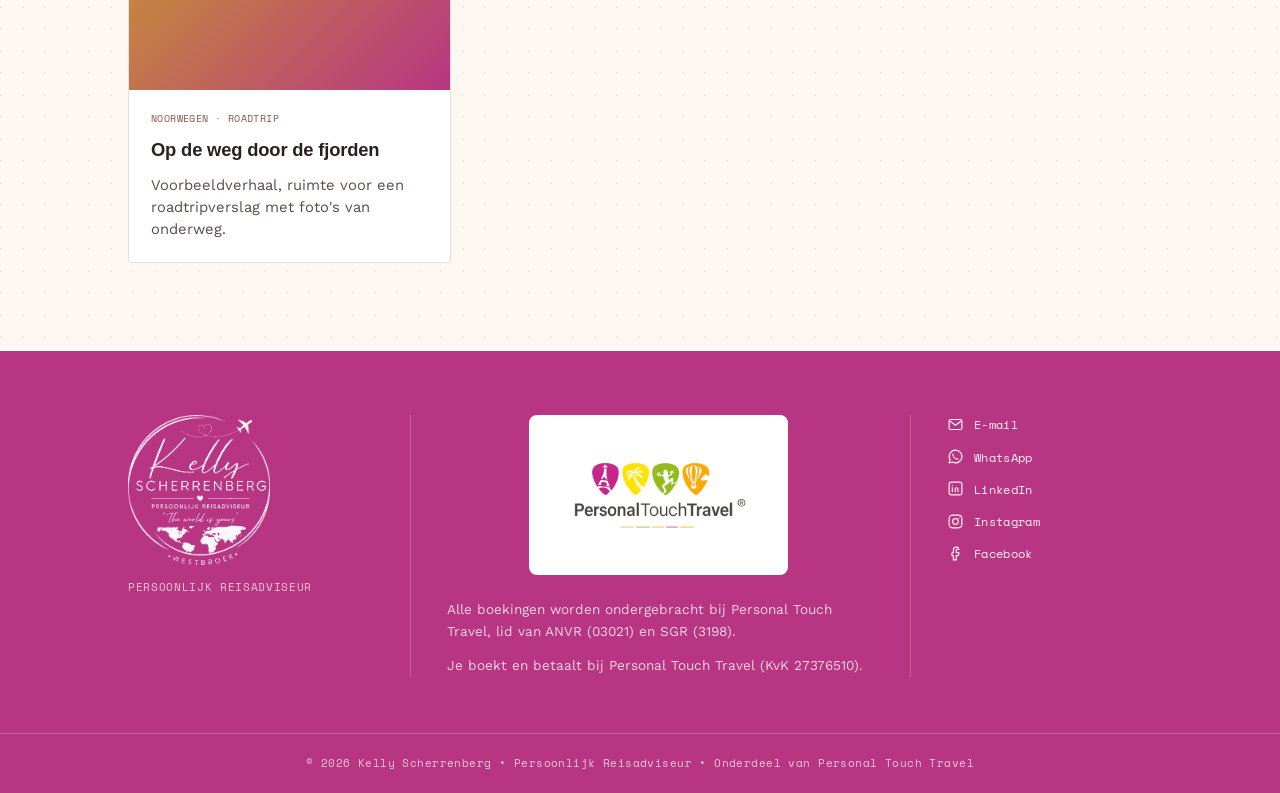
<file: reisverhalen.html>
<!DOCTYPE html>
<html lang="nl">
<head>
<meta charset="UTF-8">
<meta name="viewport" content="width=device-width, initial-scale=1.0">
<title>Reisverhalen — Kelly Scherrenberg, Persoonlijk Reisadviseur</title>
<meta name="description" content="Lees de reisverhalen van Kelly: van stedentrips en wintersport tot verre droomreizen en familiereizen. Persoonlijke ervaringen en tips van een reisadviseur die zelf graag reist.">
<link rel="canonical" href="https://nickboshuis10-web.github.io/Website-Kelly/reisverhalen.html">
<meta property="og:type" content="website">
<meta property="og:site_name" content="Kelly Scherrenberg — Personal Touch Travel">
<meta property="og:title" content="Reisverhalen — Kelly Scherrenberg, Persoonlijk Reisadviseur">
<meta property="og:description" content="Lees de reisverhalen van Kelly: van stedentrips en wintersport tot verre droomreizen en familiereizen. Persoonlijke ervaringen en tips van een reisadviseur die zelf graag reist.">
<meta property="og:url" content="https://nickboshuis10-web.github.io/Website-Kelly/reisverhalen.html">
<meta property="og:image" content="https://nickboshuis10-web.github.io/Website-Kelly/images/logo.png">
<meta property="og:locale" content="nl_NL">
<meta name="twitter:card" content="summary_large_image">
<meta name="twitter:title" content="Reisverhalen — Kelly Scherrenberg, Persoonlijk Reisadviseur">
<meta name="twitter:description" content="Lees de reisverhalen van Kelly: van stedentrips en wintersport tot verre droomreizen en familiereizen. Persoonlijke ervaringen en tips van een reisadviseur die zelf graag reist.">
<meta name="twitter:image" content="https://nickboshuis10-web.github.io/Website-Kelly/images/logo.png">
<link rel="preconnect" href="https://fonts.googleapis.com">
<link href="https://fonts.googleapis.com/css2?family=Bebas+Neue&family=Fraunces:opsz,wght@9..144,400;9..144,500;9..144,600;9..144,700&family=Work+Sans:wght@400;500;600&family=Space+Mono:wght@400;700&display=swap" rel="stylesheet">
<link rel="stylesheet" href="theme.css">
<style>

  *{box-sizing:border-box; margin:0; padding:0;}

  html{scroll-behavior:smooth;}

  body{
    background:var(--paper);
    background-image:
      radial-gradient(circle at 1px 1px, rgba(42,33,29,0.05) 1px, transparent 0);
    background-size: 22px 22px;
    color:var(--ink);
    font-family:'Work Sans', sans-serif;
    line-height:1.5;
    -webkit-font-smoothing:antialiased;
  }

  h1,h2,h3{
    font-family:'Fredoka', sans-serif;
    font-weight:600;
    letter-spacing:-0.01em;
    color:var(--ink);
  }

  .mono{
    font-family:'Space Mono', monospace;
    letter-spacing:0.04em;
    text-transform:uppercase;
  }

  a{color:inherit; text-decoration:none;}

  .wrap{
    max-width:1080px;
    margin:0 auto;
    padding:0 28px;
  }

  /* ---------- NAV ---------- */
  nav{
    position:sticky;
    top:0;
    z-index:50;
    background:rgba(233,226,206,0.92);
    backdrop-filter:blur(6px);
    border-bottom:1px solid var(--line);
  }
  nav .wrap{
    display:flex;
    align-items:center;
    justify-content:space-between;
    padding-top:8px;
    padding-bottom:8px;
  }
  .brand{
    font-family:'Fraunces', serif;
    font-weight:600;
    font-size:1.15rem;
  }
  .brand span{color:var(--teal);}
  .brand-logo{
    height:92px;
    width:auto;
    display:block;
  }
  .nav-links{
    display:flex;
    align-items:center;
    gap:38px;
    font-size:0.85rem;
  }
  .nav-links a{
    font-family:'Bebas Neue', sans-serif;
    text-transform:uppercase;
    letter-spacing:0.065em;
    font-size:1.06rem;
    font-weight:700;
    color:var(--ink-soft);
    position:relative;
    padding-bottom:4px;
    transition:color 0.2s ease;
  }
  .nav-links a:hover{color:var(--teal);}
  .nav-links a::after{
    content:'';
    position:absolute;
    left:0; bottom:0;
    width:0%;
    height:1px;
    background:var(--teal);
    transition:width 0.25s ease;
  }
  .nav-links a:hover::after{width:100%;}
  .nav-toggle{
    display:none;
    flex-direction:column;
    justify-content:center;
    gap:5px;
    width:32px;
    height:32px;
    background:none;
    border:none;
    padding:0;
    cursor:pointer;
    z-index:60;
  }
  .nav-toggle span{
    display:block;
    width:100%;
    height:2px;
    background:var(--ink);
    border-radius:1px;
    transition:transform 0.25s ease, opacity 0.25s ease;
  }
  .nav-toggle.open span:nth-child(1){transform:translateY(7px) rotate(45deg);}
  .nav-toggle.open span:nth-child(2){opacity:0;}
  .nav-toggle.open span:nth-child(3){transform:translateY(-7px) rotate(-45deg);}
  @media (max-width:900px){
    .brand-logo{height:76px;}
  }
  @media (max-width:640px){
    nav .wrap{padding-top:6px; padding-bottom:6px; position:relative;}
    .brand-logo{height:60px;}
    .nav-toggle{display:flex;}
    .nav-links{
      display:flex;
      position:absolute;
      top:100%;
      left:0;
      right:0;
      flex-direction:column;
      align-items:stretch;
      gap:0;
      background:rgba(233,226,206,0.98);
      backdrop-filter:blur(6px);
      border-bottom:1px solid var(--line);
      max-height:0;
      overflow:hidden;
      transition:max-height 0.3s ease;
    }
    .nav-links.open{max-height:400px;}
    .nav-links a{
      padding:16px 28px;
      border-top:1px solid var(--line);
    }
    .nav-links a::after{display:none;}
  }

  /* ---------- HERO / BOARDING PASS ---------- */
  header.hero{
    padding:72px 0 40px;
  }
  .eyebrow{
    font-size:0.72rem;
    color:var(--teal);
    margin-bottom:18px;
    display:flex;
    align-items:center;
    gap:10px;
  }
  .eyebrow::before{
    content:'';
    width:26px;
    height:1px;
    background:var(--teal);
    display:inline-block;
  }

  .boarding-pass{
    background:var(--card);
    border-radius:6px;
    box-shadow: 0 1px 0 rgba(29,43,40,0.05), 0 18px 40px -20px rgba(29,43,40,0.35);
    display:grid;
    grid-template-columns: 1fr 220px;
    overflow:hidden;
    position:relative;
    border:1px solid var(--line);
  }
  .bp-main{
    padding:44px 40px;
    position:relative;
  }
  .bp-main h1{
    font-size:clamp(2.1rem, 4.6vw, 3.4rem);
    line-height:1.05;
    margin-bottom:18px;
  }
  .bp-main h1 em{
    font-style:italic;
    color:var(--teal);
  }
  .bp-main p.lede{
    max-width:460px;
    color:var(--ink-soft);
    font-size:1.02rem;
    margin-bottom:30px;
  }
  .route-row{
    display:flex;
    align-items:center;
    gap:18px;
    margin-bottom:34px;
  }
  .route-city{
    font-family:'Space Mono', monospace;
    font-weight:700;
    font-size:1.3rem;
  }
  .route-line{
    flex:1;
    position:relative;
    height:1px;
    background:repeating-linear-gradient(to right, var(--ink-soft) 0 6px, transparent 6px 12px);
  }
  .route-line::after{
    content:'✈';
    position:absolute;
    top:-9px; left:50%;
    transform:translateX(-50%);
    font-size:0.85rem;
    color:var(--teal);
    background:var(--card);
    padding:0 6px;
  }
  .cta-row{display:flex; gap:14px; flex-wrap:wrap;}
  .btn{
    font-family:'Space Mono', monospace;
    font-size:0.75rem;
    text-transform:uppercase;
    letter-spacing:0.06em;
    padding:13px 22px;
    border-radius:3px;
    display:inline-block;
    transition:transform 0.2s ease, box-shadow 0.2s ease;
  }
  .btn-primary{
    background:#F49B01;
    color:var(--paper-light);
  }
  .btn-primary:hover{
    transform:translateY(-2px);
    box-shadow:0 10px 20px -10px var(--teal-deep);
  }
  .btn-ghost{
    border:1px solid var(--ink);
    color:var(--ink);
  }
  .btn-ghost:hover{background:var(--ink); color:var(--paper-light);}

  .bp-stub{
    background:var(--teal);
    color:var(--paper-light);
    padding:32px 24px;
    position:relative;
    display:flex;
    flex-direction:column;
    justify-content:space-between;
  }
  .bp-stub::before{
    content:'';
    position:absolute;
    left:-8px; top:0; bottom:0;
    width:16px;
    background-image: radial-gradient(circle, var(--paper) 5px, transparent 5.5px);
    background-size: 16px 22px;
    background-repeat: repeat-y;
    background-position: center;
  }
  .stub-label{
    font-family:'Space Mono', monospace;
    font-size:0.65rem;
    text-transform:uppercase;
    letter-spacing:0.08em;
    opacity:0.75;
    margin-bottom:4px;
  }
  .stub-value{
    font-family:'Fraunces', serif;
    font-size:1.1rem;
    margin-bottom:18px;
  }
  .stamp-badge{
    align-self:flex-end;
    width:64px;
    height:64px;
    border:2px solid rgba(251,248,241,0.6);
    border-radius:50%;
    display:flex;
    align-items:center;
    justify-content:center;
    text-align:center;
    font-family:'Space Mono', monospace;
    font-size:0.55rem;
    text-transform:uppercase;
    letter-spacing:0.04em;
    transform:rotate(-14deg);
    line-height:1.2;
  }

  @media (max-width:760px){
    .boarding-pass{grid-template-columns:1fr;}
    .bp-stub{
      flex-direction:row;
      align-items:center;
      gap:20px;
    }
    .bp-stub::before{
      left:0; right:0; top:-8px; bottom:auto; height:16px; width:auto;
      background-size:22px 16px;
      background-position:center;
    }
    .stamp-badge{align-self:center; flex-shrink:0;}
  }

  /* ---------- SECTION SHARED ---------- */
  section{padding:88px 0;}
  .section-head{
    display:flex;
    align-items:baseline;
    justify-content:space-between;
    margin-bottom:44px;
    flex-wrap:wrap;
    gap:12px;
    border-bottom:1px solid var(--line);
    padding-bottom:20px;
  }
  .section-head h2{font-size:clamp(1.6rem, 3vw, 2.2rem);}
  .section-num{
    font-family:'Space Mono', monospace;
    font-size:0.75rem;
    color:var(--ink-soft);
  }

  /* ---------- ABOUT ---------- */
  .about-grid{
    display:grid;
    grid-template-columns: 260px 1fr;
    gap:48px;
    align-items:start;
  }
  .about-photo{
    aspect-ratio: 3/4;
    background-image: linear-gradient(0deg, rgba(42,33,29,0.55) 0%, rgba(42,33,29,0) 45%), url('[data-uri]');
    background-size:cover;
    background-position:center;
    border-radius:4px;
    position:relative;
    overflow:hidden;
    display:flex;
    align-items:flex-end;
    padding:18px;
  }
  .about-photo::after{
    content:'WESTBROEK, NL';
    font-family:'Space Mono', monospace;
    font-size:0.65rem;
    color:rgba(251,248,241,0.9);
    letter-spacing:0.08em;
  }
  .about-copy p{margin-bottom:18px; color:var(--ink-soft);}
  .about-copy p:first-of-type{
    font-family:'Fraunces', serif;
    font-size:1.25rem;
    color:var(--ink);
    line-height:1.4;
  }
  .facts{
    display:grid;
    grid-template-columns:repeat(3,1fr);
    gap:18px;
    margin-top:28px;
  }
  .fact{
    border:1px solid var(--line);
    border-radius:4px;
    padding:16px;
    background:var(--card);
  }
  .fact .mono{font-size:0.62rem; color:var(--teal-deep); margin-bottom:6px; display:block;}
  .fact strong{font-family:'Fraunces', serif; font-size:1rem;}

  @media (max-width:700px){
    .about-grid{grid-template-columns:1fr;}
    .about-photo{aspect-ratio:16/9;}
    .facts{grid-template-columns:1fr 1fr;}
  }

  /* ---------- POSTCARDS / STORIES ---------- */
  .postcard-grid{
    display:grid;
    grid-template-columns:repeat(3, 1fr);
    gap:28px;
  }
  .postcard{
    display:block;
    background:var(--card);
    border:1px solid var(--line);
    border-radius:4px;
    overflow:hidden;
    position:relative;
    transition:transform 0.3s ease, box-shadow 0.3s ease;
  }
  .postcard:hover{
    transform:translateY(-6px) rotate(-0.6deg);
    box-shadow:0 22px 40px -22px rgba(29,43,40,0.4);
  }
  .postcard-photo{
    aspect-ratio:4/3;
    background:linear-gradient(135deg, var(--gold) 0%, var(--teal) 100%);
    position:relative;
  }
  .postcard-stamp{
    position:absolute;
    top:14px; right:14px;
    width:46px; height:46px;
    border:1.5px dashed rgba(251,248,241,0.85);
    border-radius:50%;
    display:flex;
    align-items:center;
    justify-content:center;
    font-family:'Space Mono', monospace;
    font-size:0.55rem;
    color:rgba(251,248,241,0.9);
    transform:rotate(8deg);
    text-align:center;
  }
  .postcard-body{padding:22px;}
  .postcard-body .mono{font-size:0.62rem; color:var(--teal-deep); margin-bottom:10px; display:block;}
  .postcard-body h3{font-size:1.15rem; margin-bottom:10px;}
  .postcard-body p{color:var(--ink-soft); font-size:0.92rem;}

  @media (max-width:860px){
    .postcard-grid{grid-template-columns:1fr 1fr;}
  }
  @media (max-width:600px){
    .postcard-grid{grid-template-columns:1fr;}
  }

  /* ---------- QUOTES ---------- */
  .quote-strip{
    background:var(--ink);
    color:var(--paper-light);
    border-radius:6px;
    padding:52px 44px;
    display:grid;
    grid-template-columns:repeat(3, 1fr);
    gap:28px 36px;
  }
  .quote-strip blockquote{
    font-family:'Fraunces', serif;
    font-size:1rem;
    line-height:1.5;
    font-style:italic;
  }
  .quote-strip cite{
    display:block;
    margin-top:14px;
    font-family:'Space Mono', monospace;
    font-style:normal;
    font-size:0.68rem;
    letter-spacing:0.06em;
    text-transform:uppercase;
    color:var(--gold);
  }
  .google-badge{
    display:inline-flex;
    align-items:center;
    gap:10px;
    font-family:'Space Mono', monospace;
    font-size:0.72rem;
    letter-spacing:0.04em;
    color:var(--ink-soft);
    border:1px solid var(--line);
    background:var(--card);
    padding:8px 14px;
    border-radius:30px;
  }
  .google-badge .stars{color:var(--gold); letter-spacing:1px;}
  .google-badge:hover{color:var(--teal-deep); border-color:var(--teal);}
  @media (max-width:860px){
    .quote-strip{grid-template-columns:1fr 1fr;}
  }
  @media (max-width:700px){
    .quote-strip{grid-template-columns:1fr; padding:36px 26px;}
  }

  /* ---------- CONTACT ---------- */
  .contact-panel{
    background:var(--card);
    border:1px solid var(--line);
    border-radius:6px;
    padding:48px;
    display:grid;
    grid-template-columns:1.2fr 1fr;
    gap:40px;
  }
  .contact-panel h2{font-size:1.8rem; margin-bottom:14px;}
  .contact-panel p{color:var(--ink-soft); margin-bottom:26px; max-width:420px;}
  .contact-list{list-style:none;}
  .contact-list li{
    padding:14px 0;
    border-top:1px solid var(--line);
    display:grid;
    grid-template-columns:100px 1fr;
    align-items:start;
    gap:8px;
    font-size:0.92rem;
  }
  .contact-list li:last-child{border-bottom:1px solid var(--line);}
  .contact-list .mono{font-size:0.65rem; color:var(--teal-deep); padding-top:2px;}
  .contact-list a{word-break:break-word;}
  .contact-list a:hover{color:var(--teal);}

  @media (max-width:700px){
    .contact-panel{grid-template-columns:1fr; padding:32px 26px;}
  }

  /* ---------- FOOTER ---------- */
  .site-footer{
    background:var(--teal);
    color:var(--paper-light);
    padding:64px 0 0;
  }
  .footer-grid{
    display:grid;
    grid-template-columns:1fr 1.9fr 1fr;
    gap:40px;
    padding-bottom:56px;
  }
  .footer-col{
    padding-left:36px;
    border-left:1px solid rgba(251,248,241,0.22);
  }
  .footer-col:first-child{
    padding-left:0;
    border-left:none;
  }
  .footer-brand{
    display:flex;
    flex-direction:column;
    align-items:flex-start;
    gap:14px;
  }
  .footer-ptt{
    background:#FFFFFF;
    border-radius:8px;
    padding:30px 36px;
    display:inline-block;
    line-height:0;
    margin-bottom:24px;
    align-self:center;
  }
  .footer-ptt img{
    height:100px;
    width:auto;
    display:block;
  }
  .footer-logo{
    height:150px;
    width:auto;
    filter:brightness(0) invert(1);
    opacity:0.96;
  }
  .footer-tagline{
    font-family:'Space Mono', monospace;
    font-size:0.7rem;
    text-transform:uppercase;
    letter-spacing:0.06em;
    color:rgba(251,248,241,0.75);
  }
  .footer-legal{
    display:flex;
    flex-direction:column;
    justify-content:center;
  }
  .footer-legal p{
    font-size:0.85rem;
    line-height:1.6;
    color:rgba(251,248,241,0.82);
    margin-bottom:12px;
  }
  .footer-legal p:last-child{margin-bottom:0;}
  .footer-contact{
    display:flex;
    flex-direction:column;
    gap:14px;
  }
  .footer-contact-link{
    display:flex;
    align-items:center;
    gap:10px;
    font-family:'Space Mono', monospace;
    font-size:0.76rem;
    letter-spacing:0.03em;
    color:var(--paper-light);
    cursor:pointer;
    transition:color 0.2s ease, transform 0.2s ease;
    width:fit-content;
  }
  .footer-contact-link svg{
    width:17px;
    height:17px;
    flex-shrink:0;
    transition:transform 0.2s ease;
  }
  .footer-contact-link:hover{
    color:var(--gold);
    transform:translateX(3px);
  }
  .footer-contact-link:hover svg{transform:scale(1.12);}
  .footer-bottom{
    border-top:1px solid rgba(251,248,241,0.22);
    padding:22px 0;
    text-align:center;
  }
  .footer-bottom p{
    font-family:'Space Mono', monospace;
    font-size:0.66rem;
    letter-spacing:0.04em;
    color:rgba(251,248,241,0.75);
  }
  @media (max-width:900px){
    .footer-grid{grid-template-columns:1fr 1fr; row-gap:44px;}
    .footer-col:nth-child(3){border-left:none; padding-left:0;}
  }
  @media (max-width:600px){
    .footer-grid{grid-template-columns:1fr; row-gap:36px; padding-bottom:40px;}
    .footer-col{border-left:none; padding-left:0; border-top:1px solid rgba(251,248,241,0.22); padding-top:32px;}
    .footer-col:first-child{border-top:none; padding-top:0;}
  }

  /* ---------- REVEAL ---------- */
  .reveal{
    opacity:0;
    transform:translateY(18px);
    transition:opacity 0.7s ease, transform 0.7s ease;
  }
  .reveal.in{opacity:1; transform:translateY(0);}

  @media (prefers-reduced-motion: reduce){
    .reveal{opacity:1; transform:none; transition:none;}
    .postcard:hover{transform:none;}
  }

  a:focus-visible, .btn:focus-visible{
    outline:2px solid var(--teal-deep);
    outline-offset:3px;
  }
</style>
<style>
  /* ---------- WHATSAPP FLOAT ---------- */
  .wa-float{
    position:fixed;
    right:28px;
    bottom:28px;
    z-index:180;
  }
  .wa-button{
    width:60px;
    height:60px;
    border-radius:50%;
    background:var(--whatsapp);
    color:var(--paper-light);
    display:flex;
    align-items:center;
    justify-content:center;
    box-shadow:0 10px 24px -8px rgba(42,33,29,0.45);
    transition:transform 0.2s ease, background-color 0.2s ease, box-shadow 0.2s ease;
    cursor:pointer;
  }
  .wa-icon{width:28px; height:28px; display:block;}
  .wa-button:hover{
    transform:scale(1.05);
    background:var(--teal-deep);
    box-shadow:0 14px 30px -8px rgba(42,33,29,0.55);
  }
  .wa-button:focus-visible{
    outline:2px solid var(--teal-deep);
    outline-offset:3px;
  }
  .wa-tooltip{
    position:absolute;
    right:72px;
    bottom:12px;
    background:var(--card);
    color:var(--ink);
    padding:12px 18px;
    border-radius:10px;
    box-shadow:0 12px 28px -10px rgba(42,33,29,0.35);
    font-family:'Work Sans', sans-serif;
    font-size:0.85rem;
    line-height:1.45;
    white-space:nowrap;
    opacity:0;
    transform:translateX(8px);
    pointer-events:none;
    transition:opacity 0.35s ease, transform 0.35s ease;
  }
  .wa-tooltip strong{display:block; font-weight:600;}
  .wa-tooltip::after{
    content:'';
    position:absolute;
    right:-6px;
    bottom:18px;
    width:12px;
    height:12px;
    background:var(--card);
    transform:rotate(45deg);
  }
  .wa-tooltip.show{
    opacity:1;
    transform:translateX(0);
    pointer-events:auto;
  }
  @media (hover:hover) and (min-width:641px){
    .wa-float:hover .wa-tooltip{
      opacity:1;
      transform:translateX(0);
      pointer-events:auto;
    }
  }
  @media (max-width:640px){
    .wa-float{right:20px; bottom:20px;}
    .wa-tooltip{display:none !important;}
  }
</style>
</head>
<body>

<nav>
  <div class="wrap">
    <a href="index.html"><img class="brand-logo" src="images/logo.png" alt="Kelly Scherrenberg — Persoonlijk Reisadviseur"></a>
    <div class="nav-links">
      <a href="index.html">Home</a>
      <a href="over-kelly.html">Over Kelly</a>
      <a href="reisverhalen.html">Reisverhalen</a>
      <a href="media.html">Media</a>
      <a href="contact.html">Contact</a>
    </div>
    <button class="nav-toggle" id="navToggle" aria-label="Menu openen" aria-expanded="false">
      <span></span><span></span><span></span>
    </button>
  </div>
</nav>
<script>
  (function(){
    var toggle = document.getElementById('navToggle');
    var links = document.querySelector('.nav-links');
    if (!toggle || !links) return;
    toggle.addEventListener('click', function(){
      var isOpen = links.classList.toggle('open');
      toggle.classList.toggle('open', isOpen);
      toggle.setAttribute('aria-expanded', isOpen ? 'true' : 'false');
    });
    links.querySelectorAll('a').forEach(function(a){
      a.addEventListener('click', function(){
        links.classList.remove('open');
        toggle.classList.remove('open');
        toggle.setAttribute('aria-expanded', 'false');
      });
    });
  })();
</script>

<header class="hero" style="padding-bottom:0;">
  <div class="wrap">
    <div class="eyebrow mono">Uit het reisdagboek</div>
    <h1 style="font-size:clamp(2rem, 4vw, 3rem); max-width:600px;">Reis<em style="font-style:italic; color:var(--teal);">verhalen</em></h1>
    <p class="lede" style="margin-top:14px; max-width:600px;">Van inspirerende bestemmingen en persoonlijke ervaringen tot bijzondere klantreizen: hier deel ik reisverhalen, praktische tips en ideeën om jou te inspireren voor jouw volgende vakantie.</p>
  </div>
</header>

<section>
  <div class="wrap">
    <div class="postcard-grid" id="postcard-grid"></div>
  </div>
</section>

<footer class="site-footer">
  <div class="wrap footer-grid">
    <div class="footer-col footer-brand">
      <img class="footer-logo" src="images/logo.png" alt="Kelly Scherrenberg">
      <p class="footer-tagline">Persoonlijk Reisadviseur</p>
    </div>
    <div class="footer-col footer-legal">
      <div class="footer-ptt"><img src="images/personal-touch-travel-logo.png" alt="Personal Touch Travel"></div>
      <p>Alle boekingen worden ondergebracht bij Personal Touch Travel, lid van ANVR (03021) en SGR (3198).</p>
      <p>Je boekt en betaalt bij Personal Touch Travel (KvK 27376510).</p>
    </div>
    <div class="footer-col footer-contact">
      <a class="footer-contact-link" href="mailto:kelly.scherrenberg@personaltouchtravel.nl">
        <svg viewBox="0 0 24 24" fill="none" stroke="currentColor" stroke-width="1.6" stroke-linecap="round" stroke-linejoin="round"><rect x="3" y="5" width="18" height="14" rx="2"/><path d="M4 7l8 6 8-6"/></svg>
        E-mail
      </a>
      <a class="footer-contact-link" href="https://wa.me/31647268845" target="_blank" rel="noopener">
        <svg viewBox="0 0 24 24" fill="none" stroke="currentColor" stroke-width="1.6" stroke-linecap="round" stroke-linejoin="round"><path d="M12 3a9 9 0 0 0-7.8 13.4L3 21l4.7-1.2A9 9 0 1 0 12 3z"/><path d="M8.3 8.6c0 4.2 3 7.1 7 7.1"/></svg>
        WhatsApp
      </a>
      <a class="footer-contact-link" href="https://www.linkedin.com/in/kelly-scherrenberg/" target="_blank" rel="noopener">
        <svg viewBox="0 0 24 24" fill="none" stroke="currentColor" stroke-width="1.6" stroke-linecap="round" stroke-linejoin="round"><rect x="3" y="3" width="18" height="18" rx="3"/><path d="M7.5 10.5v6M7.5 7.5v.01"/><path d="M11.5 16.5v-3.5a2 2 0 0 1 4 0v3.5M11.5 13v3.5"/></svg>
        LinkedIn
      </a>
      <a class="footer-contact-link" href="https://www.instagram.com/kelly.personaltouchtravel" target="_blank" rel="noopener">
        <svg viewBox="0 0 24 24" fill="none" stroke="currentColor" stroke-width="1.6" stroke-linecap="round" stroke-linejoin="round"><rect x="3" y="3" width="18" height="18" rx="5"/><circle cx="12" cy="12" r="4"/><circle cx="17.2" cy="6.8" r="0.9" fill="currentColor" stroke="none"/></svg>
        Instagram
      </a>
      <a class="footer-contact-link" href="https://www.facebook.com/kellyscherrenbergpersonaltouchtravel" target="_blank" rel="noopener">
        <svg viewBox="0 0 24 24" fill="none" stroke="currentColor" stroke-width="1.6" stroke-linecap="round" stroke-linejoin="round"><path d="M15 3h-2a4 4 0 0 0-4 4v4H7v4h2v6h4v-6h3l1-4h-4V7a1 1 0 0 1 1-1h3z"/></svg>
        Facebook
      </a>
    </div>
  </div>
  <div class="footer-bottom">
    <p>&copy; 2026 Kelly Scherrenberg &bull; Persoonlijk Reisadviseur &bull; Onderdeel van Personal Touch Travel</p>
  </div>
</footer>

<script src="verhalen-data.js"></script>
<script>
  const grid = document.getElementById('postcard-grid');
  grid.innerHTML = VERHALEN.map(v => `
    <a class="postcard reveal" href="verhaal.html?slug=${encodeURIComponent(v.slug)}">
      <div class="postcard-photo"${v.image ? ` style="background-image:url('${v.image}'); background-size:cover; background-position:center;"` : ''}>
        <div class="postcard-stamp">${v.stamp}</div>
      </div>
      <div class="postcard-body">
        <span class="mono">${v.region}</span>
        <h3>${v.title}</h3>
        <p>${v.excerpt}</p>
      </div>
    </a>
  `).join('');

  const baseUrl = 'https://nickboshuis10-web.github.io/Website-Kelly/';
  const ldJson = document.createElement('script');
  ldJson.type = 'application/ld+json';
  ldJson.textContent = JSON.stringify({
    '@context': 'https://schema.org',
    '@type': 'CollectionPage',
    name: 'Reisverhalen — Kelly Scherrenberg',
    url: baseUrl + 'reisverhalen.html',
    mainEntity: {
      '@type': 'ItemList',
      itemListElement: VERHALEN.map((v, i) => ({
        '@type': 'ListItem',
        position: i + 1,
        url: baseUrl + 'verhaal.html?slug=' + encodeURIComponent(v.slug),
        name: v.title
      }))
    }
  });
  document.head.appendChild(ldJson);

  const els = document.querySelectorAll('.reveal');
  const obs = new IntersectionObserver((entries)=>{
    entries.forEach(e=>{
      if(e.isIntersecting){ e.target.classList.add('in'); obs.unobserve(e.target); }
    });
  }, {threshold:0.15});
  els.forEach(el=>obs.observe(el));
</script>

<div class="wa-float" id="waFloat">
  <div class="wa-tooltip" id="waTooltip">
    <strong>&#128075; Heb je reisplannen?</strong>
    App me gerust!
  </div>
  <a class="wa-button" href="https://wa.me/31647268845" target="_blank" rel="noopener" aria-label="Stuur een WhatsApp bericht naar Kelly">
    <svg class="wa-icon" viewBox="0 0 32 32" fill="currentColor" aria-hidden="true">
      <path d="M16.001 3C9.373 3 4 8.373 4 15c0 2.396.702 4.63 1.912 6.507L4.4 27.6a.6.6 0 0 0 .73.73l6.093-1.512A11.94 11.94 0 0 0 16.001 27C22.627 27 28 21.627 28 15S22.627 3 16.001 3zm0 21.818a9.78 9.78 0 0 1-4.98-1.36l-.357-.212-3.62.898.912-3.526-.233-.373A9.76 9.76 0 0 1 6.182 15c0-5.415 4.404-9.818 9.819-9.818 5.414 0 9.818 4.403 9.818 9.818 0 5.414-4.404 9.818-9.818 9.818z"/>
      <path d="M21.155 17.626c-.286-.143-1.693-.836-1.955-.932-.262-.096-.453-.143-.644.143-.19.286-.738.932-.905 1.123-.167.19-.334.215-.62.072-.286-.143-1.207-.445-2.3-1.42-.85-.758-1.424-1.694-1.591-1.98-.167-.286-.018-.44.126-.583.129-.128.286-.334.43-.5.143-.167.19-.286.286-.477.096-.19.048-.358-.024-.5-.072-.143-.644-1.554-.883-2.128-.233-.56-.47-.484-.644-.492l-.548-.01c-.19 0-.5.072-.762.358-.262.286-1 1-1 2.44 0 1.44 1.024 2.83 1.166 3.024.143.19 2.015 3.08 4.884 4.32.682.294 1.215.47 1.63.6.685.218 1.31.187 1.803.113.55-.082 1.693-.692 1.933-1.36.238-.668.238-1.24.167-1.36-.072-.12-.262-.19-.548-.334z"/>
    </svg>
  </a>
</div>
<script>
  (function(){
    var tooltip = document.getElementById('waTooltip');
    if (!tooltip) return;
    if (window.matchMedia('(min-width:641px)').matches) {
      setTimeout(function(){
        tooltip.classList.add('show');
        setTimeout(function(){ tooltip.classList.remove('show'); }, 5000);
      }, 3500);
    }
  })();
</script>
</body>
</html>
</file>
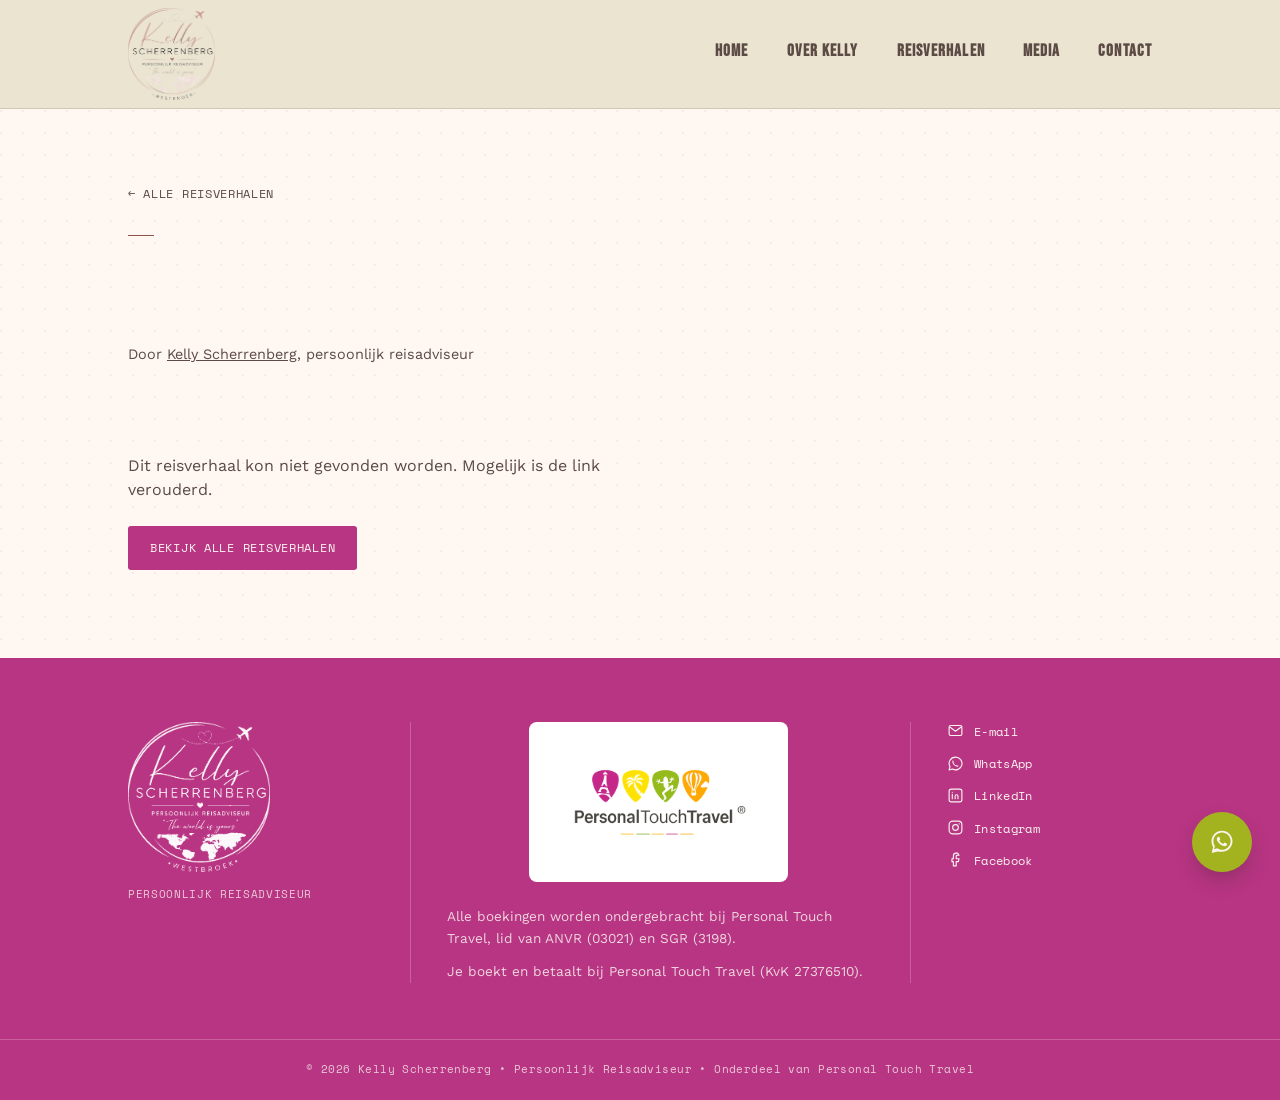
<file: verhaal.html>
<!DOCTYPE html>
<html lang="nl">
<head>
<meta charset="UTF-8">
<meta name="viewport" content="width=device-width, initial-scale=1.0">
<title id="page-title">Reisverhaal — Kelly Scherrenberg</title>
<meta name="description" id="page-description" content="Lees de reisverhalen van Kelly Scherrenberg, persoonlijk reisadviseur — persoonlijke ervaringen en tips voor jouw volgende reis.">
<link rel="canonical" id="page-canonical" href="https://nickboshuis10-web.github.io/Website-Kelly/reisverhalen.html">
<meta property="og:type" content="article">
<meta property="og:site_name" content="Kelly Scherrenberg — Personal Touch Travel">
<meta property="og:title" id="og-title" content="Reisverhaal — Kelly Scherrenberg">
<meta property="og:description" id="og-description" content="Lees de reisverhalen van Kelly Scherrenberg, persoonlijk reisadviseur.">
<meta property="og:url" id="og-url" content="https://nickboshuis10-web.github.io/Website-Kelly/reisverhalen.html">
<meta property="og:image" id="og-image" content="https://nickboshuis10-web.github.io/Website-Kelly/images/logo.png">
<meta property="og:locale" content="nl_NL">
<meta name="twitter:card" content="summary_large_image">
<meta name="twitter:title" id="twitter-title" content="Reisverhaal — Kelly Scherrenberg">
<meta name="twitter:description" id="twitter-description" content="Lees de reisverhalen van Kelly Scherrenberg, persoonlijk reisadviseur.">
<meta name="twitter:image" id="twitter-image" content="https://nickboshuis10-web.github.io/Website-Kelly/images/logo.png">
<link rel="preconnect" href="https://fonts.googleapis.com">
<link href="https://fonts.googleapis.com/css2?family=Bebas+Neue&family=Fraunces:opsz,wght@9..144,400;9..144,500;9..144,600;9..144,700&family=Work+Sans:wght@400;500;600&family=Space+Mono:wght@400;700&display=swap" rel="stylesheet">
<link rel="stylesheet" href="theme.css">
<style>

  *{box-sizing:border-box; margin:0; padding:0;}

  html{scroll-behavior:smooth;}

  body{
    background:var(--paper);
    background-image:
      radial-gradient(circle at 1px 1px, rgba(42,33,29,0.05) 1px, transparent 0);
    background-size: 22px 22px;
    color:var(--ink);
    font-family:'Work Sans', sans-serif;
    line-height:1.5;
    -webkit-font-smoothing:antialiased;
  }

  h1,h2,h3{
    font-family:'Fraunces', serif;
    font-weight:600;
    letter-spacing:-0.01em;
    color:var(--ink);
  }

  .mono{
    font-family:'Space Mono', monospace;
    letter-spacing:0.04em;
    text-transform:uppercase;
  }

  a{color:inherit; text-decoration:none;}

  .wrap{
    max-width:1080px;
    margin:0 auto;
    padding:0 28px;
  }

  /* ---------- NAV ---------- */
  nav{
    position:sticky;
    top:0;
    z-index:50;
    background:rgba(233,226,206,0.92);
    backdrop-filter:blur(6px);
    border-bottom:1px solid var(--line);
  }
  nav .wrap{
    display:flex;
    align-items:center;
    justify-content:space-between;
    padding-top:8px;
    padding-bottom:8px;
  }
  .brand{
    font-family:'Fraunces', serif;
    font-weight:600;
    font-size:1.15rem;
  }
  .brand span{color:var(--teal);}
  .brand-logo{
    height:92px;
    width:auto;
    display:block;
  }
  .nav-links{
    display:flex;
    align-items:center;
    gap:38px;
    font-size:0.85rem;
  }
  .nav-links a{
    font-family:'Bebas Neue', sans-serif;
    text-transform:uppercase;
    letter-spacing:0.065em;
    font-size:1.06rem;
    font-weight:700;
    color:var(--ink-soft);
    position:relative;
    padding-bottom:4px;
    transition:color 0.2s ease;
  }
  .nav-links a:hover{color:var(--teal);}
  .nav-links a::after{
    content:'';
    position:absolute;
    left:0; bottom:0;
    width:0%;
    height:1px;
    background:var(--teal);
    transition:width 0.25s ease;
  }
  .nav-links a:hover::after{width:100%;}
  .nav-toggle{
    display:none;
    flex-direction:column;
    justify-content:center;
    gap:5px;
    width:32px;
    height:32px;
    background:none;
    border:none;
    padding:0;
    cursor:pointer;
    z-index:60;
  }
  .nav-toggle span{
    display:block;
    width:100%;
    height:2px;
    background:var(--ink);
    border-radius:1px;
    transition:transform 0.25s ease, opacity 0.25s ease;
  }
  .nav-toggle.open span:nth-child(1){transform:translateY(7px) rotate(45deg);}
  .nav-toggle.open span:nth-child(2){opacity:0;}
  .nav-toggle.open span:nth-child(3){transform:translateY(-7px) rotate(-45deg);}
  @media (max-width:900px){
    .brand-logo{height:76px;}
  }
  @media (max-width:640px){
    nav .wrap{padding-top:6px; padding-bottom:6px; position:relative;}
    .brand-logo{height:60px;}
    .nav-toggle{display:flex;}
    .nav-links{
      display:flex;
      position:absolute;
      top:100%;
      left:0;
      right:0;
      flex-direction:column;
      align-items:stretch;
      gap:0;
      background:rgba(233,226,206,0.98);
      backdrop-filter:blur(6px);
      border-bottom:1px solid var(--line);
      max-height:0;
      overflow:hidden;
      transition:max-height 0.3s ease;
    }
    .nav-links.open{max-height:400px;}
    .nav-links a{
      padding:16px 28px;
      border-top:1px solid var(--line);
    }
    .nav-links a::after{display:none;}
  }

  /* ---------- HERO / BOARDING PASS ---------- */
  header.hero{
    padding:72px 0 40px;
  }
  .eyebrow{
    font-size:0.72rem;
    color:var(--teal-deep);
    margin-bottom:18px;
    display:flex;
    align-items:center;
    gap:10px;
  }
  .eyebrow::before{
    content:'';
    width:26px;
    height:1px;
    background:var(--teal-deep);
    display:inline-block;
  }

  .boarding-pass{
    background:var(--card);
    border-radius:6px;
    box-shadow: 0 1px 0 rgba(29,43,40,0.05), 0 18px 40px -20px rgba(29,43,40,0.35);
    display:grid;
    grid-template-columns: 1fr 220px;
    overflow:hidden;
    position:relative;
    border:1px solid var(--line);
  }
  .bp-main{
    padding:44px 40px;
    position:relative;
  }
  .bp-main h1{
    font-size:clamp(2.1rem, 4.6vw, 3.4rem);
    line-height:1.05;
    margin-bottom:18px;
  }
  .bp-main h1 em{
    font-style:italic;
    color:var(--teal);
  }
  .bp-main p.lede{
    max-width:460px;
    color:var(--ink-soft);
    font-size:1.02rem;
    margin-bottom:30px;
  }
  .route-row{
    display:flex;
    align-items:center;
    gap:18px;
    margin-bottom:34px;
  }
  .route-city{
    font-family:'Space Mono', monospace;
    font-weight:700;
    font-size:1.3rem;
  }
  .route-line{
    flex:1;
    position:relative;
    height:1px;
    background:repeating-linear-gradient(to right, var(--ink-soft) 0 6px, transparent 6px 12px);
  }
  .route-line::after{
    content:'✈';
    position:absolute;
    top:-9px; left:50%;
    transform:translateX(-50%);
    font-size:0.85rem;
    color:var(--teal);
    background:var(--card);
    padding:0 6px;
  }
  .cta-row{display:flex; gap:14px; flex-wrap:wrap;}
  .btn{
    font-family:'Space Mono', monospace;
    font-size:0.75rem;
    text-transform:uppercase;
    letter-spacing:0.06em;
    padding:13px 22px;
    border-radius:3px;
    display:inline-block;
    transition:transform 0.2s ease, box-shadow 0.2s ease;
  }
  .btn-primary{
    background:var(--teal);
    color:var(--paper-light);
  }
  .btn-primary:hover{
    transform:translateY(-2px);
    box-shadow:0 10px 20px -10px var(--teal-deep);
  }
  .btn-ghost{
    border:1px solid var(--ink);
    color:var(--ink);
  }
  .btn-ghost:hover{background:var(--ink); color:var(--paper-light);}

  .bp-stub{
    background:var(--teal);
    color:var(--paper-light);
    padding:32px 24px;
    position:relative;
    display:flex;
    flex-direction:column;
    justify-content:space-between;
  }
  .bp-stub::before{
    content:'';
    position:absolute;
    left:-8px; top:0; bottom:0;
    width:16px;
    background-image: radial-gradient(circle, var(--paper) 5px, transparent 5.5px);
    background-size: 16px 22px;
    background-repeat: repeat-y;
    background-position: center;
  }
  .stub-label{
    font-family:'Space Mono', monospace;
    font-size:0.65rem;
    text-transform:uppercase;
    letter-spacing:0.08em;
    opacity:0.75;
    margin-bottom:4px;
  }
  .stub-value{
    font-family:'Fraunces', serif;
    font-size:1.1rem;
    margin-bottom:18px;
  }
  .stamp-badge{
    align-self:flex-end;
    width:64px;
    height:64px;
    border:2px solid rgba(251,248,241,0.6);
    border-radius:50%;
    display:flex;
    align-items:center;
    justify-content:center;
    text-align:center;
    font-family:'Space Mono', monospace;
    font-size:0.55rem;
    text-transform:uppercase;
    letter-spacing:0.04em;
    transform:rotate(-14deg);
    line-height:1.2;
  }

  @media (max-width:760px){
    .boarding-pass{grid-template-columns:1fr;}
    .bp-stub{
      flex-direction:row;
      align-items:center;
      gap:20px;
    }
    .bp-stub::before{
      left:0; right:0; top:-8px; bottom:auto; height:16px; width:auto;
      background-size:22px 16px;
      background-position:center;
    }
    .stamp-badge{align-self:center; flex-shrink:0;}
  }

  /* ---------- SECTION SHARED ---------- */
  section{padding:88px 0;}
  .section-head{
    display:flex;
    align-items:baseline;
    justify-content:space-between;
    margin-bottom:44px;
    flex-wrap:wrap;
    gap:12px;
    border-bottom:1px solid var(--line);
    padding-bottom:20px;
  }
  .section-head h2{font-size:clamp(1.6rem, 3vw, 2.2rem);}
  .section-num{
    font-family:'Space Mono', monospace;
    font-size:0.75rem;
    color:var(--ink-soft);
  }

  /* ---------- ABOUT ---------- */
  .about-grid{
    display:grid;
    grid-template-columns: 260px 1fr;
    gap:48px;
    align-items:start;
  }
  .about-photo{
    aspect-ratio: 3/4;
    background-image: linear-gradient(0deg, rgba(42,33,29,0.55) 0%, rgba(42,33,29,0) 45%), url('[data-uri]');
    background-size:cover;
    background-position:center;
    border-radius:4px;
    position:relative;
    overflow:hidden;
    display:flex;
    align-items:flex-end;
    padding:18px;
  }
  .about-photo::after{
    content:'WESTBROEK, NL';
    font-family:'Space Mono', monospace;
    font-size:0.65rem;
    color:rgba(251,248,241,0.9);
    letter-spacing:0.08em;
  }
  .about-copy p{margin-bottom:18px; color:var(--ink-soft);}
  .about-copy p:first-of-type{
    font-family:'Fraunces', serif;
    font-size:1.25rem;
    color:var(--ink);
    line-height:1.4;
  }
  .facts{
    display:grid;
    grid-template-columns:repeat(3,1fr);
    gap:18px;
    margin-top:28px;
  }
  .fact{
    border:1px solid var(--line);
    border-radius:4px;
    padding:16px;
    background:var(--card);
  }
  .fact .mono{font-size:0.62rem; color:var(--teal-deep); margin-bottom:6px; display:block;}
  .fact strong{font-family:'Fraunces', serif; font-size:1rem;}

  @media (max-width:700px){
    .about-grid{grid-template-columns:1fr;}
    .about-photo{aspect-ratio:16/9;}
    .facts{grid-template-columns:1fr 1fr;}
  }

  /* ---------- POSTCARDS / STORIES ---------- */
  .postcard-grid{
    display:grid;
    grid-template-columns:repeat(3, 1fr);
    gap:28px;
  }
  .postcard{
    display:block;
    background:var(--card);
    border:1px solid var(--line);
    border-radius:4px;
    overflow:hidden;
    position:relative;
    transition:transform 0.3s ease, box-shadow 0.3s ease;
  }
  .postcard:hover{
    transform:translateY(-6px) rotate(-0.6deg);
    box-shadow:0 22px 40px -22px rgba(29,43,40,0.4);
  }
  .postcard-photo{
    aspect-ratio:4/3;
    background:linear-gradient(135deg, var(--gold) 0%, var(--teal) 100%);
    position:relative;
  }
  .postcard-stamp{
    position:absolute;
    top:14px; right:14px;
    width:46px; height:46px;
    border:1.5px dashed rgba(251,248,241,0.85);
    border-radius:50%;
    display:flex;
    align-items:center;
    justify-content:center;
    font-family:'Space Mono', monospace;
    font-size:0.55rem;
    color:rgba(251,248,241,0.9);
    transform:rotate(8deg);
    text-align:center;
  }
  .postcard-body{padding:22px;}
  .postcard-body .mono{font-size:0.62rem; color:var(--teal-deep); margin-bottom:10px; display:block;}
  .postcard-body h3{font-size:1.15rem; margin-bottom:10px;}
  .postcard-body p{color:var(--ink-soft); font-size:0.92rem;}

  @media (max-width:860px){
    .postcard-grid{grid-template-columns:1fr 1fr;}
  }
  @media (max-width:600px){
    .postcard-grid{grid-template-columns:1fr;}
  }

  /* ---------- QUOTES ---------- */
  .quote-strip{
    background:var(--ink);
    color:var(--paper-light);
    border-radius:6px;
    padding:52px 44px;
    display:grid;
    grid-template-columns:repeat(3, 1fr);
    gap:28px 36px;
  }
  .quote-strip blockquote{
    font-family:'Fraunces', serif;
    font-size:1rem;
    line-height:1.5;
    font-style:italic;
  }
  .quote-strip cite{
    display:block;
    margin-top:14px;
    font-family:'Space Mono', monospace;
    font-style:normal;
    font-size:0.68rem;
    letter-spacing:0.06em;
    text-transform:uppercase;
    color:var(--gold);
  }
  .google-badge{
    display:inline-flex;
    align-items:center;
    gap:10px;
    font-family:'Space Mono', monospace;
    font-size:0.72rem;
    letter-spacing:0.04em;
    color:var(--ink-soft);
    border:1px solid var(--line);
    background:var(--card);
    padding:8px 14px;
    border-radius:30px;
  }
  .google-badge .stars{color:var(--gold); letter-spacing:1px;}
  .google-badge:hover{color:var(--teal-deep); border-color:var(--teal);}
  @media (max-width:860px){
    .quote-strip{grid-template-columns:1fr 1fr;}
  }
  @media (max-width:700px){
    .quote-strip{grid-template-columns:1fr; padding:36px 26px;}
  }

  /* ---------- CONTACT ---------- */
  .contact-panel{
    background:var(--card);
    border:1px solid var(--line);
    border-radius:6px;
    padding:48px;
    display:grid;
    grid-template-columns:1.2fr 1fr;
    gap:40px;
  }
  .contact-panel h2{font-size:1.8rem; margin-bottom:14px;}
  .contact-panel p{color:var(--ink-soft); margin-bottom:26px; max-width:420px;}
  .contact-list{list-style:none;}
  .contact-list li{
    padding:14px 0;
    border-top:1px solid var(--line);
    display:grid;
    grid-template-columns:100px 1fr;
    align-items:start;
    gap:8px;
    font-size:0.92rem;
  }
  .contact-list li:last-child{border-bottom:1px solid var(--line);}
  .contact-list .mono{font-size:0.65rem; color:var(--teal-deep); padding-top:2px;}
  .contact-list a{word-break:break-word;}
  .contact-list a:hover{color:var(--teal);}

  @media (max-width:700px){
    .contact-panel{grid-template-columns:1fr; padding:32px 26px;}
  }

  /* ---------- FOOTER ---------- */
  .site-footer{
    background:var(--teal);
    color:var(--paper-light);
    padding:64px 0 0;
  }
  .footer-grid{
    display:grid;
    grid-template-columns:1fr 1.9fr 1fr;
    gap:40px;
    padding-bottom:56px;
  }
  .footer-col{
    padding-left:36px;
    border-left:1px solid rgba(251,248,241,0.22);
  }
  .footer-col:first-child{
    padding-left:0;
    border-left:none;
  }
  .footer-brand{
    display:flex;
    flex-direction:column;
    align-items:flex-start;
    gap:14px;
  }
  .footer-ptt{
    background:#FFFFFF;
    border-radius:8px;
    padding:30px 36px;
    display:inline-block;
    line-height:0;
    margin-bottom:24px;
    align-self:center;
  }
  .footer-ptt img{
    height:100px;
    width:auto;
    display:block;
  }
  .footer-logo{
    height:150px;
    width:auto;
    filter:brightness(0) invert(1);
    opacity:0.96;
  }
  .footer-tagline{
    font-family:'Space Mono', monospace;
    font-size:0.7rem;
    text-transform:uppercase;
    letter-spacing:0.06em;
    color:rgba(251,248,241,0.75);
  }
  .footer-legal{
    display:flex;
    flex-direction:column;
    justify-content:center;
  }
  .footer-legal p{
    font-size:0.85rem;
    line-height:1.6;
    color:rgba(251,248,241,0.82);
    margin-bottom:12px;
  }
  .footer-legal p:last-child{margin-bottom:0;}
  .footer-contact{
    display:flex;
    flex-direction:column;
    gap:14px;
  }
  .footer-contact-link{
    display:flex;
    align-items:center;
    gap:10px;
    font-family:'Space Mono', monospace;
    font-size:0.76rem;
    letter-spacing:0.03em;
    color:var(--paper-light);
    cursor:pointer;
    transition:color 0.2s ease, transform 0.2s ease;
    width:fit-content;
  }
  .footer-contact-link svg{
    width:17px;
    height:17px;
    flex-shrink:0;
    transition:transform 0.2s ease;
  }
  .footer-contact-link:hover{
    color:var(--gold);
    transform:translateX(3px);
  }
  .footer-contact-link:hover svg{transform:scale(1.12);}
  .footer-bottom{
    border-top:1px solid rgba(251,248,241,0.22);
    padding:22px 0;
    text-align:center;
  }
  .footer-bottom p{
    font-family:'Space Mono', monospace;
    font-size:0.66rem;
    letter-spacing:0.04em;
    color:rgba(251,248,241,0.75);
  }
  @media (max-width:900px){
    .footer-grid{grid-template-columns:1fr 1fr; row-gap:44px;}
    .footer-col:nth-child(3){border-left:none; padding-left:0;}
  }
  @media (max-width:600px){
    .footer-grid{grid-template-columns:1fr; row-gap:36px; padding-bottom:40px;}
    .footer-col{border-left:none; padding-left:0; border-top:1px solid rgba(251,248,241,0.22); padding-top:32px;}
    .footer-col:first-child{border-top:none; padding-top:0;}
  }

  /* ---------- REVEAL ---------- */
  .reveal{
    opacity:0;
    transform:translateY(18px);
    transition:opacity 0.7s ease, transform 0.7s ease;
  }
  .reveal.in{opacity:1; transform:translateY(0);}

  @media (prefers-reduced-motion: reduce){
    .reveal{opacity:1; transform:none; transition:none;}
    .postcard:hover{transform:none;}
  }

  a:focus-visible, .btn:focus-visible{
    outline:2px solid var(--teal-deep);
    outline-offset:3px;
  }

  /* ---------- STORY DETAIL ---------- */
  .back-link{
    display:inline-flex;
    align-items:center;
    gap:8px;
    font-family:'Space Mono', monospace;
    font-size:0.72rem;
    text-transform:uppercase;
    letter-spacing:0.06em;
    color:var(--ink-soft);
  }
  .back-link:hover{color:var(--teal);}
  .story-cover{
    aspect-ratio:16/7;
    border-radius:6px;
    background:linear-gradient(135deg, var(--gold) 0%, var(--teal) 100%);
    background-size:cover;
    background-position:center;
    margin-bottom:40px;
  }
  .story-content p{
    color:var(--ink-soft);
    font-size:1.02rem;
    max-width:680px;
    margin-bottom:22px;
  }
  .story-content p:first-of-type{
    font-family:'Fraunces', serif;
    font-size:1.2rem;
    color:var(--ink);
    line-height:1.5;
  }
  .story-content h3{
    font-size:1.3rem;
    margin:36px 0 14px;
  }
  .story-content ul{
    max-width:680px;
    margin:0 0 22px;
    padding-left:0;
    list-style:none;
  }
  .story-content ul li{
    color:var(--ink-soft);
    padding:4px 0 4px 20px;
    position:relative;
  }
  .story-content ul li::before{
    content:'—';
    position:absolute;
    left:0;
    color:var(--teal);
  }
  .story-tips{
    max-width:680px;
    margin:12px 0 40px;
    border:1px solid var(--line);
    border-radius:6px;
    background:var(--card);
    padding:28px 30px;
  }
  .story-tips .mono{
    font-size:0.68rem;
    color:var(--teal-deep);
    display:block;
    margin-bottom:14px;
  }
  .story-tips ul{list-style:none;}
  .story-tips li{
    color:var(--ink-soft);
    font-size:0.95rem;
    padding:12px 0 12px 22px;
    border-top:1px solid var(--line);
    position:relative;
  }
  .story-tips li:first-child{border-top:none; padding-top:0;}
  .story-tips li::before{
    content:'—';
    position:absolute;
    left:0;
    color:var(--teal);
  }
  .story-cover{cursor:default;}
  .story-cover.has-gallery{cursor:pointer;}
  .gallery-trigger{
    display:inline-flex;
    align-items:center;
    gap:8px;
    font-family:'Space Mono', monospace;
    font-size:0.72rem;
    text-transform:uppercase;
    letter-spacing:0.06em;
    color:var(--teal-deep);
    background:none;
    border:none;
    cursor:pointer;
    margin:-24px 0 40px;
    padding:0;
  }
  .gallery-trigger:hover{color:var(--teal);}

  .lightbox{
    display:none;
    position:fixed;
    inset:0;
    background:rgba(42,33,29,0.96);
    z-index:100;
    overflow-y:auto;
    padding:32px 20px 60px;
  }
  .lightbox.open{display:block;}
  .lightbox-close{
    position:fixed;
    top:24px; right:28px;
    font-family:'Space Mono', monospace;
    font-size:0.75rem;
    text-transform:uppercase;
    letter-spacing:0.06em;
    color:var(--paper-light);
    background:none;
    border:1px solid rgba(251,248,241,0.4);
    border-radius:3px;
    padding:8px 14px;
    cursor:pointer;
  }
  .lightbox-close:hover{border-color:var(--paper-light);}
  .lightbox-grid{
    max-width:900px;
    margin:60px auto 0;
    display:flex;
    flex-direction:column;
    gap:20px;
  }
  .lightbox-grid img{
    width:100%;
    border-radius:6px;
    display:block;
  }
</style>
<style>
  /* ---------- WHATSAPP FLOAT ---------- */
  .wa-float{
    position:fixed;
    right:28px;
    bottom:28px;
    z-index:180;
  }
  .wa-button{
    width:60px;
    height:60px;
    border-radius:50%;
    background:var(--whatsapp);
    color:var(--paper-light);
    display:flex;
    align-items:center;
    justify-content:center;
    box-shadow:0 10px 24px -8px rgba(42,33,29,0.45);
    transition:transform 0.2s ease, background-color 0.2s ease, box-shadow 0.2s ease;
    cursor:pointer;
  }
  .wa-icon{width:28px; height:28px; display:block;}
  .wa-button:hover{
    transform:scale(1.05);
    background:var(--teal-deep);
    box-shadow:0 14px 30px -8px rgba(42,33,29,0.55);
  }
  .wa-button:focus-visible{
    outline:2px solid var(--teal-deep);
    outline-offset:3px;
  }
  .wa-tooltip{
    position:absolute;
    right:72px;
    bottom:12px;
    background:var(--card);
    color:var(--ink);
    padding:12px 18px;
    border-radius:10px;
    box-shadow:0 12px 28px -10px rgba(42,33,29,0.35);
    font-family:'Work Sans', sans-serif;
    font-size:0.85rem;
    line-height:1.45;
    white-space:nowrap;
    opacity:0;
    transform:translateX(8px);
    pointer-events:none;
    transition:opacity 0.35s ease, transform 0.35s ease;
  }
  .wa-tooltip strong{display:block; font-weight:600;}
  .wa-tooltip::after{
    content:'';
    position:absolute;
    right:-6px;
    bottom:18px;
    width:12px;
    height:12px;
    background:var(--card);
    transform:rotate(45deg);
  }
  .wa-tooltip.show{
    opacity:1;
    transform:translateX(0);
    pointer-events:auto;
  }
  @media (hover:hover) and (min-width:641px){
    .wa-float:hover .wa-tooltip{
      opacity:1;
      transform:translateX(0);
      pointer-events:auto;
    }
  }
  @media (max-width:640px){
    .wa-float{right:20px; bottom:20px;}
    .wa-tooltip{display:none !important;}
  }
</style>
</head>
<body>

<nav>
  <div class="wrap">
    <a href="index.html"><img class="brand-logo" src="images/logo.png" alt="Kelly Scherrenberg — Persoonlijk Reisadviseur"></a>
    <div class="nav-links">
      <a href="index.html">Home</a>
      <a href="over-kelly.html">Over Kelly</a>
      <a href="reisverhalen.html">Reisverhalen</a>
      <a href="media.html">Media</a>
      <a href="contact.html">Contact</a>
    </div>
    <button class="nav-toggle" id="navToggle" aria-label="Menu openen" aria-expanded="false">
      <span></span><span></span><span></span>
    </button>
  </div>
</nav>
<script>
  (function(){
    var toggle = document.getElementById('navToggle');
    var links = document.querySelector('.nav-links');
    if (!toggle || !links) return;
    toggle.addEventListener('click', function(){
      var isOpen = links.classList.toggle('open');
      toggle.classList.toggle('open', isOpen);
      toggle.setAttribute('aria-expanded', isOpen ? 'true' : 'false');
    });
    links.querySelectorAll('a').forEach(function(a){
      a.addEventListener('click', function(){
        links.classList.remove('open');
        toggle.classList.remove('open');
        toggle.setAttribute('aria-expanded', 'false');
      });
    });
  })();
</script>

<header class="hero" style="padding-bottom:0;">
  <div class="wrap">
    <a class="back-link" href="reisverhalen.html">&larr; Alle reisverhalen</a>
    <div class="eyebrow mono" style="margin-top:22px;" id="story-region">&nbsp;</div>
    <h1 style="font-size:clamp(2rem, 4vw, 3rem); max-width:720px;" id="story-title">&nbsp;</h1>
    <p style="color:var(--ink-soft); font-size:0.9rem; margin-top:10px;">Door <a href="over-kelly.html" style="text-decoration:underline;">Kelly Scherrenberg</a>, persoonlijk reisadviseur</p>
  </div>
</header>

<section id="story-section" style="display:none;">
  <div class="wrap">
    <div class="story-cover" id="story-cover"></div>
    <button class="gallery-trigger" id="gallery-trigger" style="display:none;">Bekijk alle foto's &rarr;</button>
    <div class="story-content" id="story-content"></div>
    <div class="story-tips" id="story-tips" style="display:none;">
      <span class="mono">Tips</span>
      <ul id="story-tips-list"></ul>
    </div>
    <div class="reveal" style="margin-top:40px; padding-top:32px; border-top:1px solid var(--line);">
      <p style="color:var(--ink-soft); margin-bottom:16px;">Zelf toe aan een reis zoals deze?</p>
      <a href="contact.html#contact" class="btn btn-primary">Plan samen met Kelly jouw volgende reis</a>
    </div>
  </div>
</section>

<section id="notfound-section" style="display:none;">
  <div class="wrap">
    <p style="color:var(--ink-soft); max-width:520px;">Dit reisverhaal kon niet gevonden worden. Mogelijk is de link verouderd.</p>
    <a class="btn btn-primary" href="reisverhalen.html" style="margin-top:24px; display:inline-block;">Bekijk alle reisverhalen</a>
  </div>
</section>

<footer class="site-footer">
  <div class="wrap footer-grid">
    <div class="footer-col footer-brand">
      <img class="footer-logo" src="images/logo.png" alt="Kelly Scherrenberg">
      <p class="footer-tagline">Persoonlijk Reisadviseur</p>
    </div>
    <div class="footer-col footer-legal">
      <div class="footer-ptt"><img src="images/personal-touch-travel-logo.png" alt="Personal Touch Travel"></div>
      <p>Alle boekingen worden ondergebracht bij Personal Touch Travel, lid van ANVR (03021) en SGR (3198).</p>
      <p>Je boekt en betaalt bij Personal Touch Travel (KvK 27376510).</p>
    </div>
    <div class="footer-col footer-contact">
      <a class="footer-contact-link" href="mailto:kelly.scherrenberg@personaltouchtravel.nl">
        <svg viewBox="0 0 24 24" fill="none" stroke="currentColor" stroke-width="1.6" stroke-linecap="round" stroke-linejoin="round"><rect x="3" y="5" width="18" height="14" rx="2"/><path d="M4 7l8 6 8-6"/></svg>
        E-mail
      </a>
      <a class="footer-contact-link" href="https://wa.me/31647268845" target="_blank" rel="noopener">
        <svg viewBox="0 0 24 24" fill="none" stroke="currentColor" stroke-width="1.6" stroke-linecap="round" stroke-linejoin="round"><path d="M12 3a9 9 0 0 0-7.8 13.4L3 21l4.7-1.2A9 9 0 1 0 12 3z"/><path d="M8.3 8.6c0 4.2 3 7.1 7 7.1"/></svg>
        WhatsApp
      </a>
      <a class="footer-contact-link" href="https://www.linkedin.com/in/kelly-scherrenberg/" target="_blank" rel="noopener">
        <svg viewBox="0 0 24 24" fill="none" stroke="currentColor" stroke-width="1.6" stroke-linecap="round" stroke-linejoin="round"><rect x="3" y="3" width="18" height="18" rx="3"/><path d="M7.5 10.5v6M7.5 7.5v.01"/><path d="M11.5 16.5v-3.5a2 2 0 0 1 4 0v3.5M11.5 13v3.5"/></svg>
        LinkedIn
      </a>
      <a class="footer-contact-link" href="https://www.instagram.com/kelly.personaltouchtravel" target="_blank" rel="noopener">
        <svg viewBox="0 0 24 24" fill="none" stroke="currentColor" stroke-width="1.6" stroke-linecap="round" stroke-linejoin="round"><rect x="3" y="3" width="18" height="18" rx="5"/><circle cx="12" cy="12" r="4"/><circle cx="17.2" cy="6.8" r="0.9" fill="currentColor" stroke="none"/></svg>
        Instagram
      </a>
      <a class="footer-contact-link" href="https://www.facebook.com/kellyscherrenbergpersonaltouchtravel" target="_blank" rel="noopener">
        <svg viewBox="0 0 24 24" fill="none" stroke="currentColor" stroke-width="1.6" stroke-linecap="round" stroke-linejoin="round"><path d="M15 3h-2a4 4 0 0 0-4 4v4H7v4h2v6h4v-6h3l1-4h-4V7a1 1 0 0 1 1-1h3z"/></svg>
        Facebook
      </a>
    </div>
  </div>
  <div class="footer-bottom">
    <p>&copy; 2026 Kelly Scherrenberg &bull; Persoonlijk Reisadviseur &bull; Onderdeel van Personal Touch Travel</p>
  </div>
</footer>

<div class="lightbox" id="lightbox">
  <button class="lightbox-close" id="lightbox-close">Sluiten &times;</button>
  <div class="lightbox-grid" id="lightbox-grid"></div>
</div>

<script src="verhalen-data.js"></script>
<script>
  const slug = new URLSearchParams(window.location.search).get('slug');
  const verhaal = VERHALEN.find(v => v.slug === slug);

  if (verhaal) {
    const baseUrl = 'https://nickboshuis10-web.github.io/Website-Kelly/';
    const pageUrl = baseUrl + 'verhaal.html?slug=' + encodeURIComponent(verhaal.slug);
    const pageDescription = verhaal.excerpt || (verhaal.title + ' — een reisverhaal van Kelly Scherrenberg, persoonlijk reisadviseur.');
    const pageImage = verhaal.image ? baseUrl + verhaal.image : baseUrl + 'images/logo.png';
    const pageTitle = verhaal.title + ' — Kelly Scherrenberg';

    document.getElementById('page-title').textContent = pageTitle;
    document.getElementById('page-description').setAttribute('content', pageDescription);
    document.getElementById('page-canonical').setAttribute('href', pageUrl);
    document.getElementById('og-title').setAttribute('content', pageTitle);
    document.getElementById('og-description').setAttribute('content', pageDescription);
    document.getElementById('og-url').setAttribute('content', pageUrl);
    document.getElementById('og-image').setAttribute('content', pageImage);
    document.getElementById('twitter-title').setAttribute('content', pageTitle);
    document.getElementById('twitter-description').setAttribute('content', pageDescription);
    document.getElementById('twitter-image').setAttribute('content', pageImage);

    const ldJson = document.createElement('script');
    ldJson.type = 'application/ld+json';
    ldJson.textContent = JSON.stringify({
      '@context': 'https://schema.org',
      '@type': 'BlogPosting',
      headline: verhaal.title,
      description: pageDescription,
      image: pageImage,
      author: { '@type': 'Person', name: 'Kelly Scherrenberg' },
      publisher: { '@type': 'Organization', name: 'Personal Touch Travel' },
      mainEntityOfPage: pageUrl
    });
    document.head.appendChild(ldJson);

    document.getElementById('story-region').textContent = verhaal.region + (verhaal.date ? ' · ' + verhaal.date : '');
    document.getElementById('story-title').textContent = verhaal.title;

    const cover = document.getElementById('story-cover');
    if (verhaal.image) {
      cover.style.backgroundImage = `url('${verhaal.image}')`;
    }

    document.getElementById('story-content').innerHTML = verhaal.content.map(block => {
      if (typeof block === 'string') return `<p>${block}</p>`;
      if (block.type === 'h3') return `<h3>${block.text}</h3>`;
      if (block.type === 'ul') return `<ul>${block.items.map(i => `<li>${i}</li>`).join('')}</ul>`;
      return '';
    }).join('');

    if (verhaal.gallery && verhaal.gallery.length) {
      const lightbox = document.getElementById('lightbox');
      const trigger = document.getElementById('gallery-trigger');

      const galleryImages = verhaal.image
        ? [verhaal.image, ...verhaal.gallery.filter(src => src !== verhaal.image)]
        : verhaal.gallery.slice();

      document.getElementById('lightbox-grid').innerHTML = galleryImages.map(src => `<img src="${src}" alt="${verhaal.title}" loading="lazy">`).join('');
      trigger.textContent = `Bekijk alle foto's (${galleryImages.length}) →`;
      trigger.style.display = '';
      cover.classList.add('has-gallery');

      const openLightbox = () => { lightbox.classList.add('open'); };
      trigger.addEventListener('click', openLightbox);
      cover.addEventListener('click', openLightbox);

      const closeLightbox = () => { lightbox.classList.remove('open'); };
      document.getElementById('lightbox-close').addEventListener('click', closeLightbox);
      lightbox.addEventListener('click', (e) => { if (e.target === lightbox) closeLightbox(); });
    }

    if (verhaal.tips && verhaal.tips.length) {
      document.getElementById('story-tips-list').innerHTML = verhaal.tips.map(t => `<li>${t}</li>`).join('');
      document.getElementById('story-tips').style.display = '';
    }

    document.getElementById('story-section').style.display = '';
  } else {
    document.getElementById('notfound-section').style.display = '';
  }

  const els = document.querySelectorAll('.reveal');
  const obs = new IntersectionObserver((entries)=>{
    entries.forEach(e=>{
      if(e.isIntersecting){ e.target.classList.add('in'); obs.unobserve(e.target); }
    });
  }, {threshold:0.15});
  els.forEach(el=>obs.observe(el));
</script>

<div class="wa-float" id="waFloat">
  <div class="wa-tooltip" id="waTooltip">
    <strong>&#128075; Heb je reisplannen?</strong>
    App me gerust!
  </div>
  <a class="wa-button" href="https://wa.me/31647268845" target="_blank" rel="noopener" aria-label="Stuur een WhatsApp bericht naar Kelly">
    <svg class="wa-icon" viewBox="0 0 32 32" fill="currentColor" aria-hidden="true">
      <path d="M16.001 3C9.373 3 4 8.373 4 15c0 2.396.702 4.63 1.912 6.507L4.4 27.6a.6.6 0 0 0 .73.73l6.093-1.512A11.94 11.94 0 0 0 16.001 27C22.627 27 28 21.627 28 15S22.627 3 16.001 3zm0 21.818a9.78 9.78 0 0 1-4.98-1.36l-.357-.212-3.62.898.912-3.526-.233-.373A9.76 9.76 0 0 1 6.182 15c0-5.415 4.404-9.818 9.819-9.818 5.414 0 9.818 4.403 9.818 9.818 0 5.414-4.404 9.818-9.818 9.818z"/>
      <path d="M21.155 17.626c-.286-.143-1.693-.836-1.955-.932-.262-.096-.453-.143-.644.143-.19.286-.738.932-.905 1.123-.167.19-.334.215-.62.072-.286-.143-1.207-.445-2.3-1.42-.85-.758-1.424-1.694-1.591-1.98-.167-.286-.018-.44.126-.583.129-.128.286-.334.43-.5.143-.167.19-.286.286-.477.096-.19.048-.358-.024-.5-.072-.143-.644-1.554-.883-2.128-.233-.56-.47-.484-.644-.492l-.548-.01c-.19 0-.5.072-.762.358-.262.286-1 1-1 2.44 0 1.44 1.024 2.83 1.166 3.024.143.19 2.015 3.08 4.884 4.32.682.294 1.215.47 1.63.6.685.218 1.31.187 1.803.113.55-.082 1.693-.692 1.933-1.36.238-.668.238-1.24.167-1.36-.072-.12-.262-.19-.548-.334z"/>
    </svg>
  </a>
</div>
<script>
  (function(){
    var tooltip = document.getElementById('waTooltip');
    if (!tooltip) return;
    if (window.matchMedia('(min-width:641px)').matches) {
      setTimeout(function(){
        tooltip.classList.add('show');
        setTimeout(function(){ tooltip.classList.remove('show'); }, 5000);
      }, 3500);
    }
  })();
</script>
</body>
</html>
</file>
<file: theme.css>
/*
  Shared design tokens — Kelly Scherrenberg / Personal Touch Travel
  ===================================================================
  Global color variables used across every page of the site. Change a
  value here and it applies everywhere automatically — do not redefine
  :root locally in a page's own <style> block.
*/
:root{
  --paper:#FEF7F2;
  --paper-light:#FBF3EF;
  --card:#FFFFFF;
  --ink:#2A211D;
  --ink-soft:#5C4A45;
  --teal:#B83583;
  --teal-deep:#8C5348;
  --gold:#C9A227;
  --coral:#D9A9A0;
  --whatsapp:#A3B320;
  --line: rgba(42,33,29,0.14);
}
</file>
